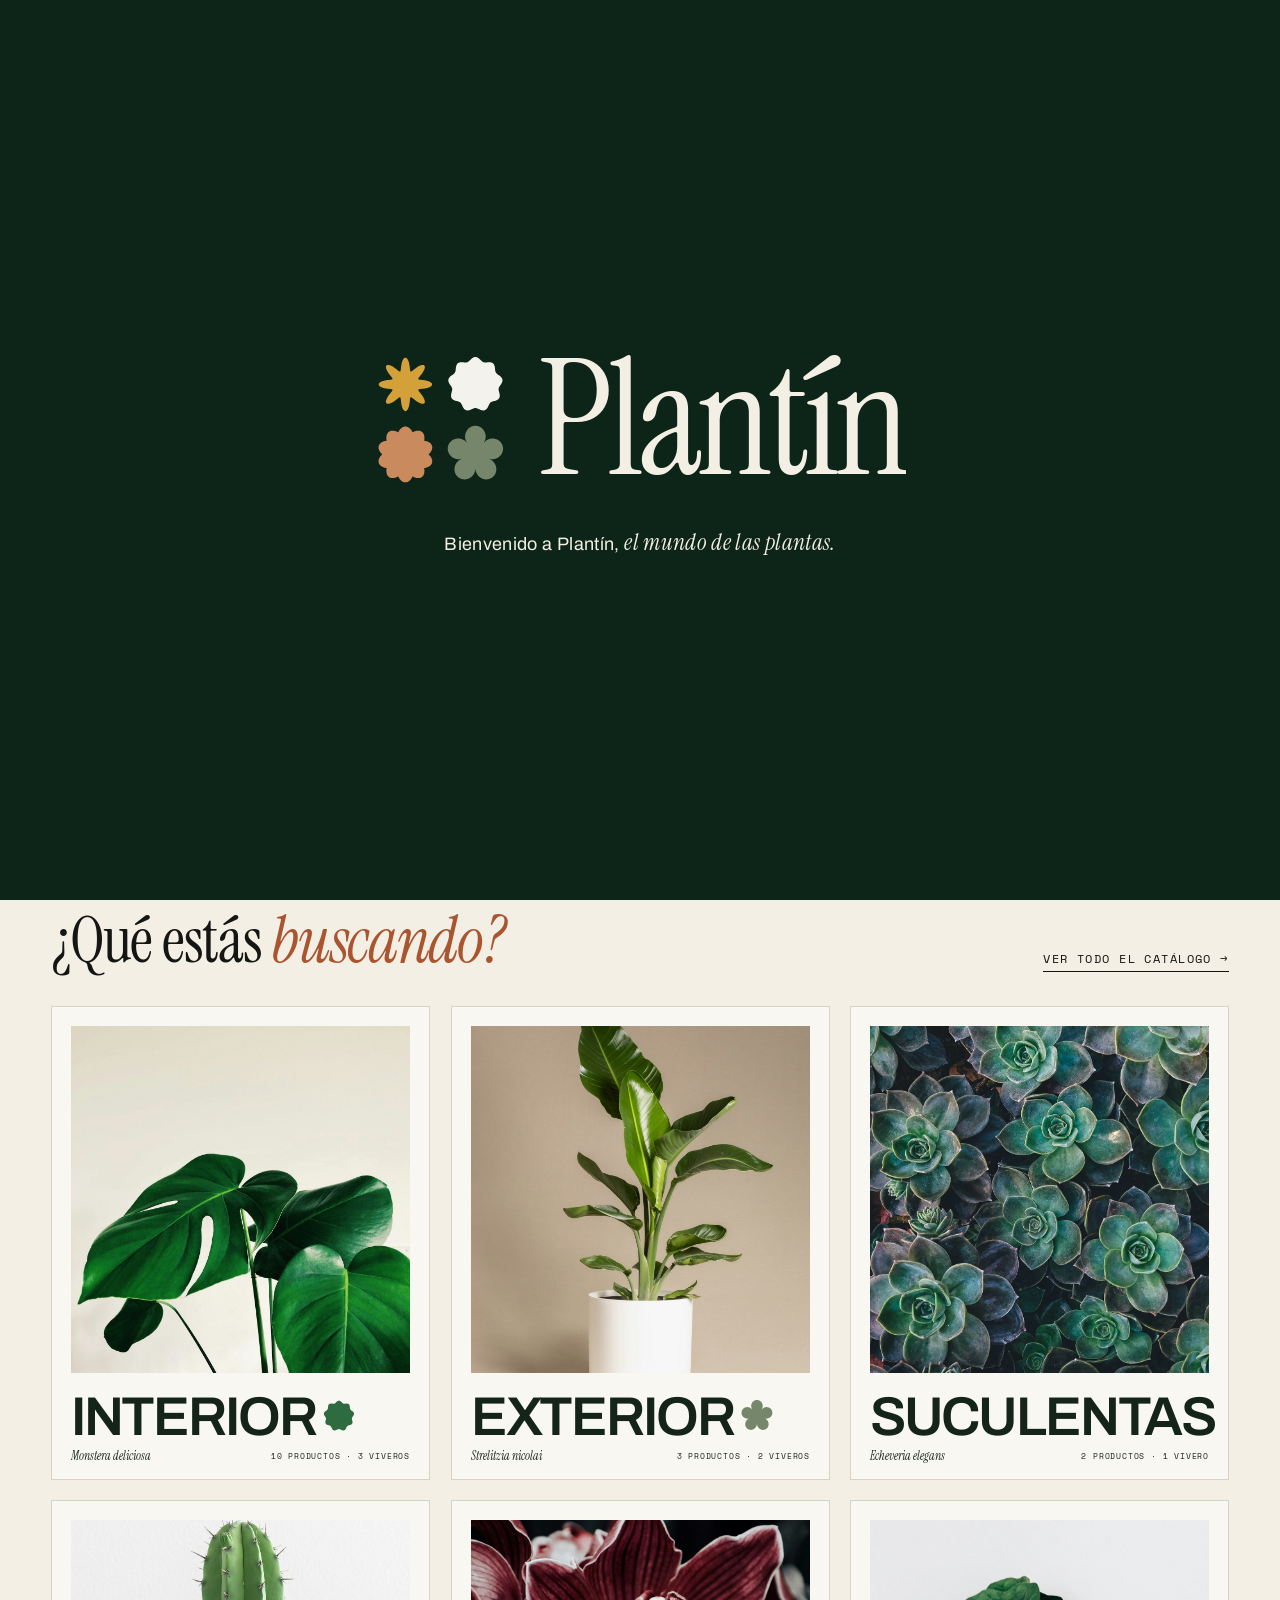
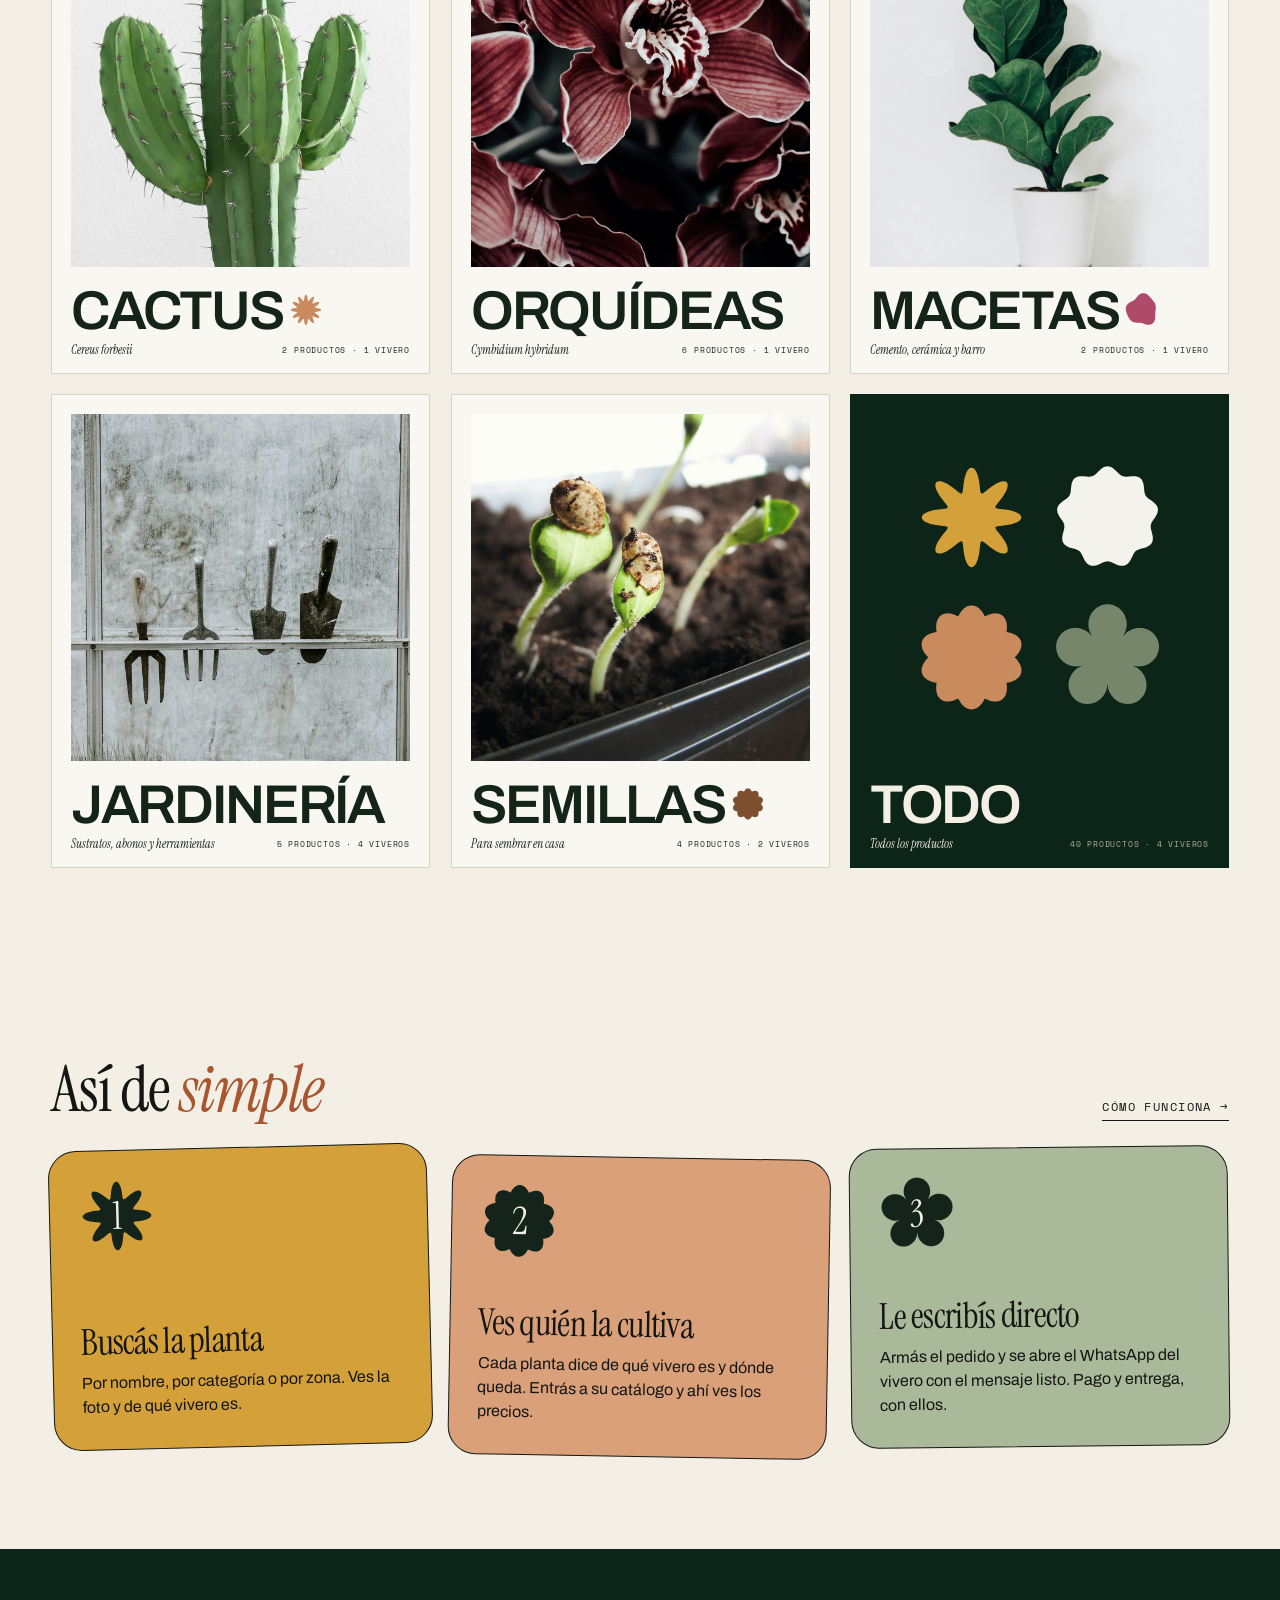
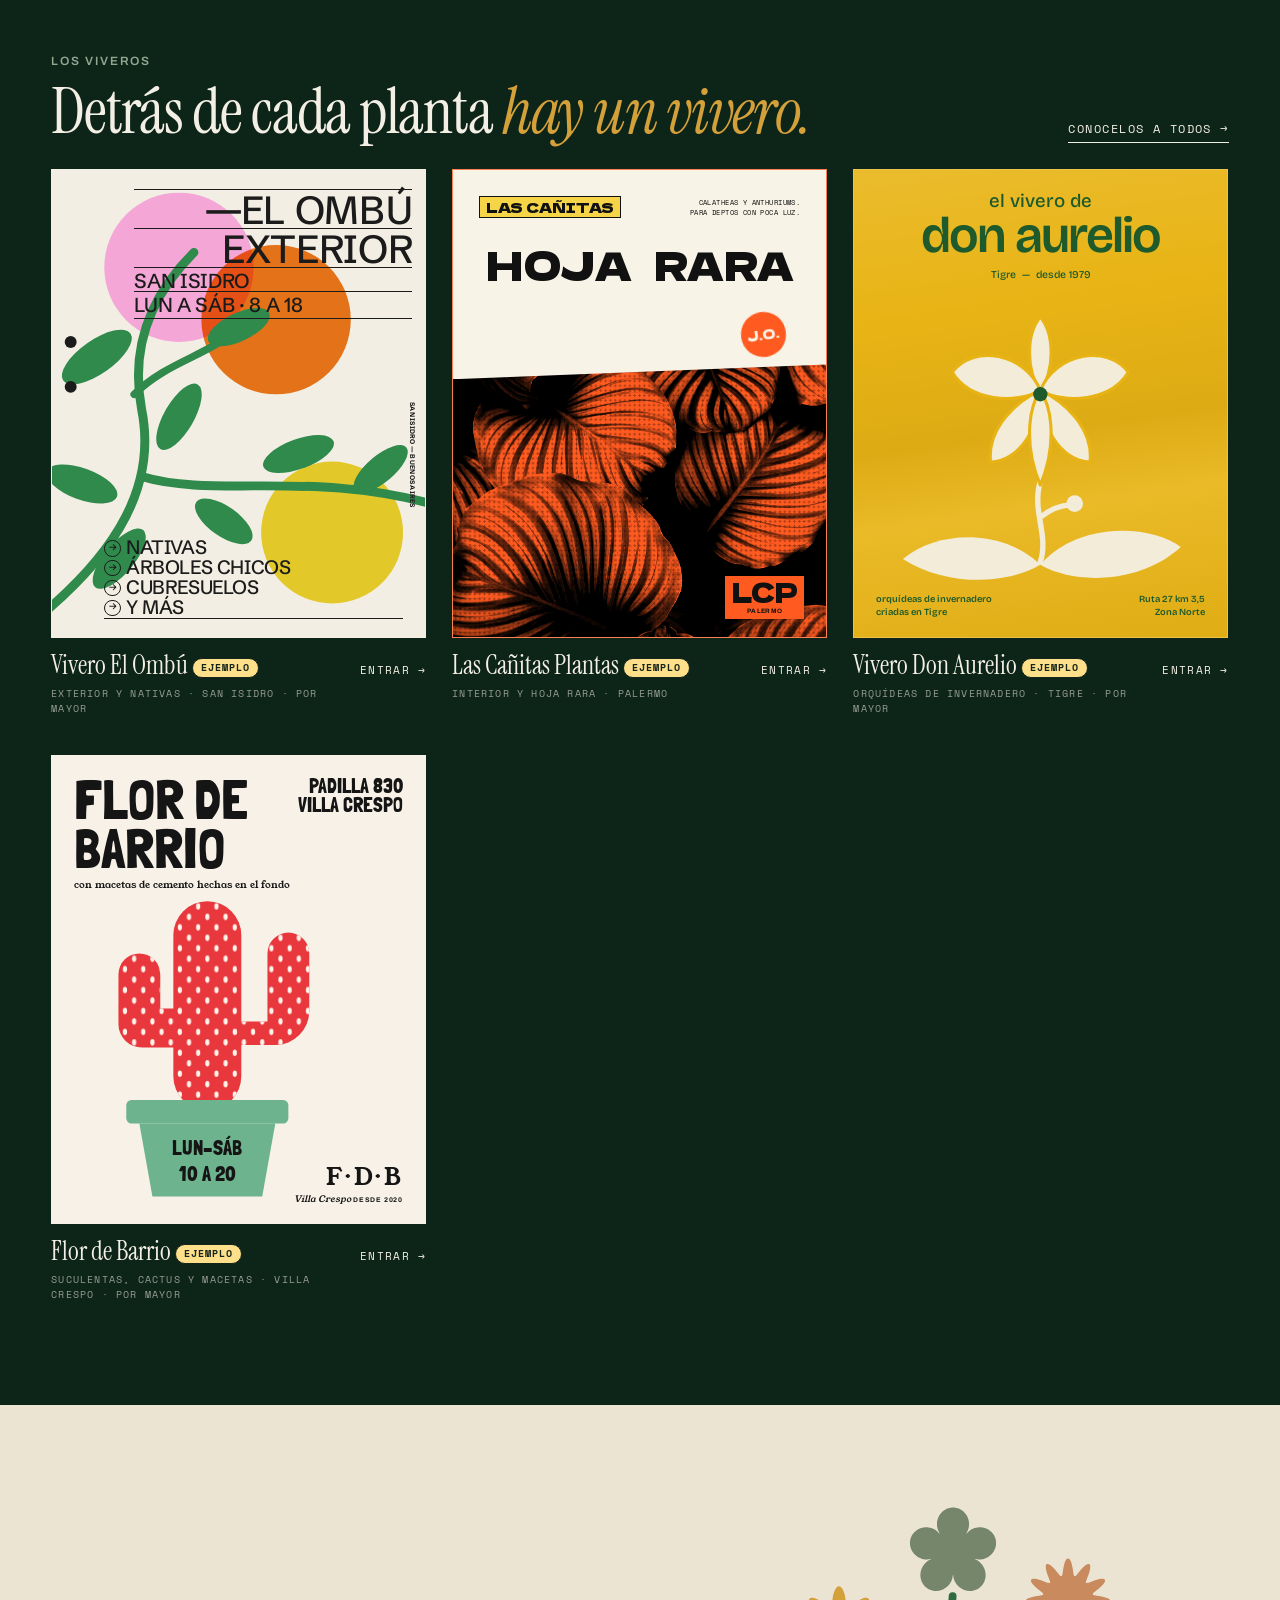
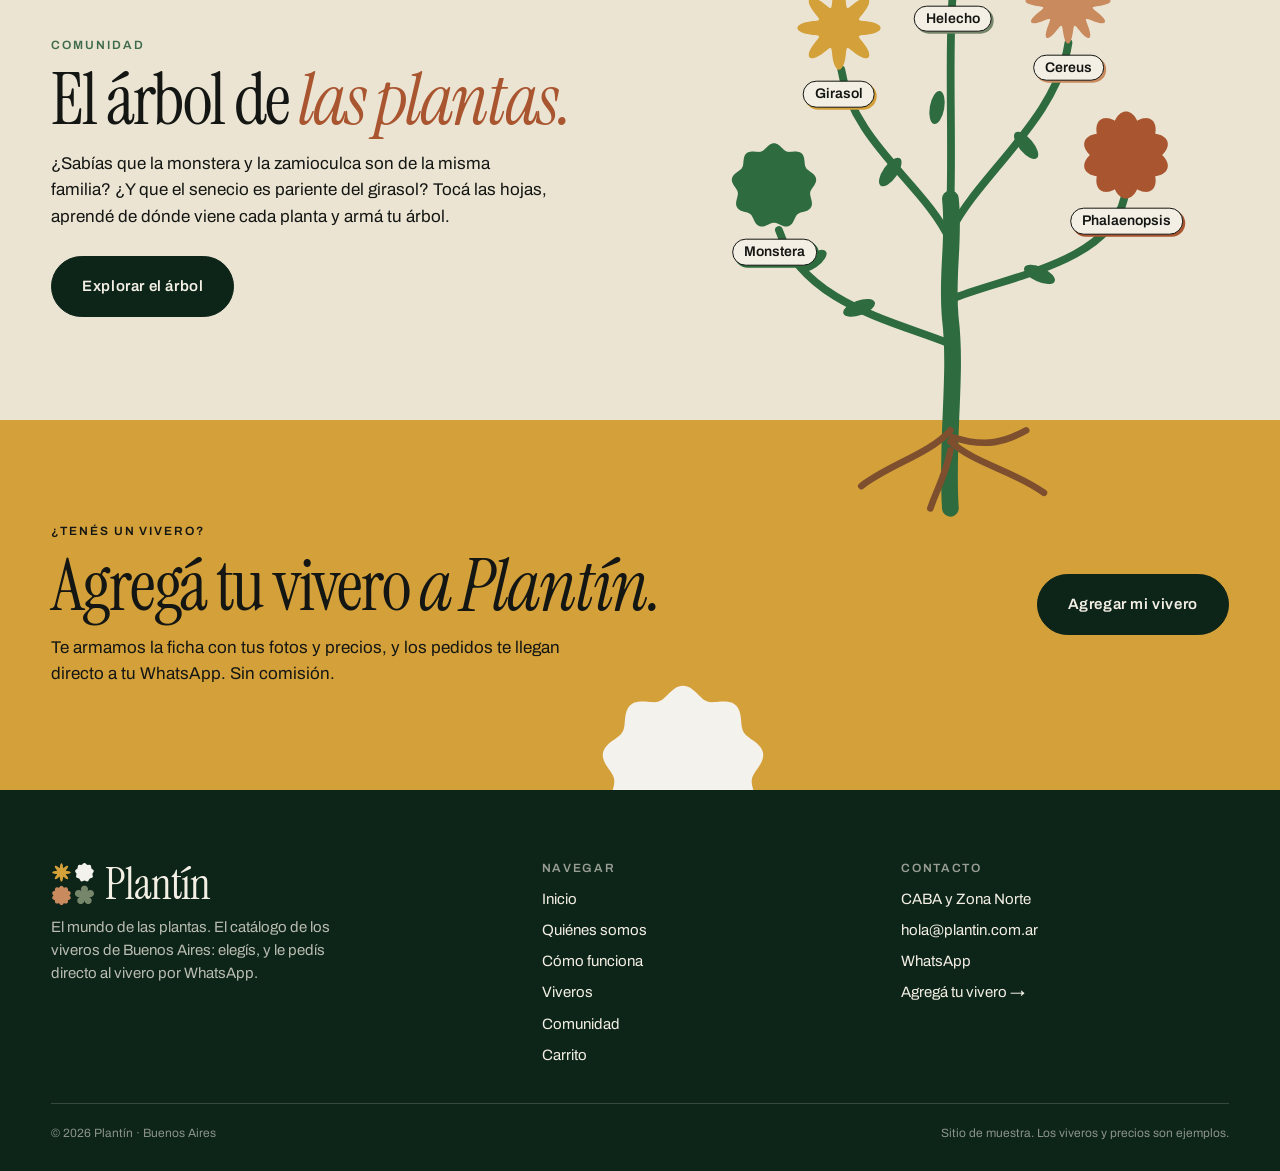
<file: index.html>
<!doctype html>
<html lang="es-AR">
<head>
  <meta charset="utf-8">
  <meta name="viewport" content="width=device-width, initial-scale=1, viewport-fit=cover">
  <title>Plantín — El mundo de las plantas</title>
  <meta name="description" content="El catálogo de los viveros de CABA y Zona Norte en un solo lugar. Elegís la planta y le pedís directo al vivero por WhatsApp.">
  <meta name="theme-color" content="#0d2419">
  <link rel="icon" href="data:image/svg+xml,<svg xmlns='http://www.w3.org/2000/svg' viewBox='0 0 100 100'><circle cx='50' cy='50' r='50' fill='%230d2419'/><text x='50' y='68' font-size='58' text-anchor='middle' fill='%23f4efe4' font-family='Georgia,serif' font-style='italic'>P</text></svg>">
  <link rel="preconnect" href="https://fonts.googleapis.com">
  <link rel="preconnect" href="https://fonts.gstatic.com" crossorigin>
  <link href="https://fonts.googleapis.com/css2?family=Archivo:wght@400;500;600;700&family=Instrument+Serif:ital@0;1&family=Space+Mono:wght@400;700&display=swap" rel="stylesheet">
  <link rel="stylesheet" href="css/style.css">
</head>
<body>
  <script>
    // Splash sólo la primera vez en la sesión
    try { if (!sessionStorage.getItem('plantin_splash') && !location.search.includes('nosplash')) { document.body.classList.add('splash-on'); sessionStorage.setItem('plantin_splash', '1'); } } catch (e) {}
  </script>
  <div class="splash" id="splash" hidden aria-hidden="true">
    <div class="lockup" id="lockup"><span class="mk" id="mk" aria-hidden="true"></span><span class="word">Plantín</span></div>
    <div class="sub">Bienvenido a Plantín, <em>el mundo de las plantas.</em></div>
  </div>

  <script>if (document.body.classList.contains('splash-on')) document.getElementById('splash').hidden = false;</script>

  <main>
    <section class="hero2">
      <div class="hero2-bg" id="heroBg" aria-hidden="true"></div>
      <div class="wrap hero2-grid">
        <div class="hero2-txt">
          <span class="eyebrow reveal">Viveros de CABA y Zona Norte</span>
          <h1 class="reveal d1">Plantas <span class="ish" data-forma="star" data-color="#D4A03A"></span> de viveros <em>de verdad,</em> cerca <span class="ish" data-forma="wavy" data-color="#8fa88f"></span> tuyo.</h1>
          <p class="lead reveal d2">Juntamos los catálogos de los viveros de barrio. Elegís la planta, ves quién la cultiva y le escribís directo por WhatsApp. Sin intermediarios: el vivero te cobra y te la entrega.</p>
          <div class="search-row reveal d3">
            <form class="search" id="searchForm" autocomplete="off">
              <svg viewBox="0 0 24 24" fill="none" stroke="currentColor" stroke-width="1.8" stroke-linecap="round"><circle cx="11" cy="11" r="7"/><path d="M20 20l-3.5-3.5"/></svg>
              <input type="search" id="q" placeholder="Buscá una planta, un vivero o un barrio…" aria-label="Buscar">
              <div class="search-results" id="searchResults"></div>
            </form>
            <div class="zona-toggle" id="zonaToggle" role="group" aria-label="Zona">
              <button data-z="todas">Todas</button>
              <button data-z="caba">CABA</button>
              <button data-z="norte">Zona Norte</button>
            </div>
          </div>
          <div class="hero2-facts reveal d3" id="facts"></div>
        </div>
        <div class="hero2-art" id="heroArt" aria-hidden="true"></div>
      </div>
    </section>

    <section class="wrap sec-head">
      <h2>¿Qué estás <em>buscando?</em></h2>
      <a class="link-arrow" href="categoria.html">Ver todo el catálogo →</a>
    </section>
    <section class="wrap">
      <div class="tiles" id="tiles"></div>
    </section>

    <section class="pasos">
      <div class="wrap">
        <div class="sec-head">
          <h2>Así de <em>simple</em></h2>
          <a class="link-arrow" href="como-funciona.html">Cómo funciona →</a>
        </div>
        <div class="pasos-grid">
          <div class="paso p1">
            <span class="paso-n"><span data-forma="star" data-color="#14241A"></span><b>1</b></span>
            <h3>Buscás la planta</h3>
            <p>Por nombre, por categoría o por zona. Ves la foto y de qué vivero es.</p>
          </div>
          <div class="paso p2">
            <span class="paso-n"><span data-forma="scallop" data-color="#14241A"></span><b>2</b></span>
            <h3>Ves quién la cultiva</h3>
            <p>Cada planta dice de qué vivero es y dónde queda. Entrás a su catálogo y ahí ves los precios.</p>
          </div>
          <div class="paso p3">
            <span class="paso-n"><span data-forma="clover" data-color="#14241A"></span><b>3</b></span>
            <h3>Le escribís directo</h3>
            <p>Armás el pedido y se abre el WhatsApp del vivero con el mensaje listo. Pago y entrega, con ellos.</p>
          </div>
        </div>
      </div>
    </section>

    <section class="viveros-band">
      <div class="wrap">
        <div class="sec-head">
          <div>
            <span class="eyebrow">Los viveros</span>
            <h2>Detrás de cada planta <em>hay un vivero.</em></h2>
          </div>
          <a class="link-arrow" href="viveros.html">Conocelos a todos →</a>
        </div>
        <div class="vgrid" id="viverosHome"></div>
      </div>
    </section>

    <section class="teaser-arbol">
      <div class="wrap teaser-inner">
        <div>
          <span class="eyebrow">Comunidad</span>
          <h2>El árbol de <em>las plantas.</em></h2>
          <p>¿Sabías que la monstera y la zamioculca son de la misma familia? ¿Y que el senecio es pariente del girasol? Tocá las hojas, aprendé de dónde viene cada planta y armá tu árbol.</p>
          <a class="btn btn-lg" href="comunidad.html">Explorar el árbol</a>
        </div>
        <div class="teaser-art" id="teaserArbol" aria-hidden="true"></div>
      </div>
    </section>

    <section class="cta-band">
      <div class="wrap cta-inner">
        <span class="cta-deco d1" data-forma="scallop" data-color="#A9552F"></span>
        <span class="cta-deco d2" data-forma="wavy" data-color="#F4F2ED"></span>
        <div>
          <span class="eyebrow">¿Tenés un vivero?</span>
          <h2>Agregá tu vivero <em>a Plantín.</em></h2>
          <p>Te armamos la ficha con tus fotos y precios, y los pedidos te llegan directo a tu WhatsApp. Sin comisión.</p>
        </div>
        <a class="btn btn-lg" href="quienes-somos.html#sumate">Agregar mi vivero</a>
      </div>
    </section>
  </main>

  <script src="js/data.js"></script>
  <script src="js/app.js"></script>
  <script src="js/logo.js"></script>
  <script src="js/carteles.js"></script>
  <script src="js/splash.js"></script>
  <script>
    function initPage() {
      // Zona
      const toggle = $('#zonaToggle');
      const paintZona = () => $$('button', toggle).forEach(b => b.classList.toggle('on', b.dataset.z === Zona.get()));
      toggle.onclick = e => { const b = e.target.closest('button'); if (!b) return; Zona.set(b.dataset.z); paintZona(); renderTiles(); };
      paintZona();

      // Tiles
      function renderTiles() {
        const z = Zona.get();
        $('#tiles').innerHTML = CATEGORIAS.filter(c => c.tapa !== false).map(c => {
          const items = filterByZona(PLANTAS.filter(p => p.cat === c.id), z);
          const n = items.length, m = new Set(items.map(p => p.vivero)).size;
          return `
            <a class="tile" style="--cat:${c.color}" href="categoria.html?c=${c.id}" aria-label="${c.nombre}: ${n} ${n === 1 ? 'producto' : 'productos'}">
              <img src="${img(c.img, 'lg')}" alt="${c.latin}" style="object-position: center ${c.pos}">
              <div class="bottom">
                <h2 class="label">${c.nombre}${c.nombre.length <= 8 ? `<span class="label-forma">${forma(c.forma, c.color)}</span>` : ''}</h2>
                <div class="row">
                  <span class="latin">${c.latin}</span>
                  <span class="note">${n} ${n === 1 ? 'producto' : 'productos'} · ${m} ${m === 1 ? 'vivero' : 'viveros'}</span>
                </div>
              </div>
            </a>`;
        }).join('') + tileTodo(z);
      }
      // Portada extra: todos los productos, con las cuatro familias del logo
      function tileTodo(z) {
        const items = filterByZona(PLANTAS, z), m = new Set(items.map(p => p.vivero)).size;
        return `
          <a class="tile tile-todo" href="categoria.html" aria-label="Todos los productos: ${items.length}">
            <div class="todo-mk">${Logo.familias1c().map(([d, f]) => `<svg viewBox="0 0 100 100"><path d="${d}" fill="${f}"/></svg>`).join('')}</div>
            <div class="bottom">
              <h2 class="label">Todo</h2>
              <div class="row">
                <span class="latin">Todos los productos</span>
                <span class="note">${items.length} productos · ${m} viveros</span>
              </div>
            </div>
          </a>`;
      }
      renderTiles();

      // Buscador con sugerencias
      const q = $('#q'), box = $('#searchResults');
      q.addEventListener('input', () => {
        const res = searchPlantas(q.value);
        if (!res.length) { box.classList.remove('open'); box.innerHTML = ''; return; }
        box.innerHTML = res.slice(0, 5).map(p => {
          const v = vivero(p.vivero);
          return `<a href="planta.html?id=${p.id}"><img src="${img(p.img)}" alt=""><div><div class="n">${p.nombre} ${tagEjemplo(p)}</div><div class="m">${v.nombre} · ${v.barrio}</div></div></a>`;
        }).join('') + `<a class="all" href="categoria.html?q=${encodeURIComponent(q.value)}">Ver los ${res.length} resultados →</a>`;
        box.classList.add('open');
      });
      $('#searchForm').addEventListener('submit', e => { e.preventDefault(); if (q.value.trim()) location.href = `categoria.html?q=${encodeURIComponent(q.value.trim())}`; });
      document.addEventListener('click', e => { if (!e.target.closest('.search')) box.classList.remove('open'); });

      // Datos rápidos debajo del buscador
      $('#facts').innerHTML = [
        [VIVEROS.length, 'viveros'], [PLANTAS.length, 'productos'], ['0%', 'comisión'],
      ].map(([n, t], i) => `<span>${forma(['star', 'scallop', 'clover'][i], ['#D4A03A', '#A9552F', '#76866A'][i])}<b>${n}</b> ${t}</span>`).join('');

      // Fondo del hero: estampado tenue con las formas del logo
      const motivos = [['star', 40, 60, 0], ['wavy', 170, 30, 20], ['scallop', 110, 150, -10], ['clover', 230, 170, 30], ['spiky', 20, 220, 15]];
      $('#heroBg').innerHTML = `<svg width="100%" height="100%"><defs><pattern id="heroPat" width="280" height="280" patternUnits="userSpaceOnUse">${
        motivos.map(([f, x, y, r]) => `<path d="${Logo.P[f]}" fill="#f4efe4" transform="translate(${x} ${y}) rotate(${r} 18 18) scale(.36)"/>`).join('')
      }</pattern></defs><rect width="100%" height="100%" fill="url(#heroPat)"/></svg>`;

      // Collage del hero: fotos en formas de la familia + sticker que gira
      const destacada = planta('monstera-deliciosa');
      $('#heroArt').innerHTML = `
        <div class="art-sol">${forma('wavy', '#D4A03A')}</div>
        <div class="art-arch"><img src="${img('monstera', 'lg')}" alt=""></div>
        <svg class="art-scallop" viewBox="0 0 100 100"><defs><clipPath id="clipScallop"><path d="${Logo.P.scallop}"/></clipPath></defs>
          <image href="${img('echeveria-mix', 'lg')}" width="100" height="100" preserveAspectRatio="xMidYMid slice" clip-path="url(#clipScallop)"/></svg>
        <div class="art-round"><img src="${img('phalaenopsis-rosa', 'lg')}" alt=""></div>
        <div class="art-sticker">
          <svg viewBox="0 0 200 200"><defs><path id="circTxt" d="M100,100 m-74,0 a74,74 0 1,1 148,0 a74,74 0 1,1 -148,0"/></defs>
            <text><textPath href="#circTxt">viveros de barrio · pedido directo · sin comisión · </textPath></text></svg>
          ${forma('star', '#A9552F', 'art-star')}
        </div>
        <a class="art-tag" href="planta.html?id=${destacada.id}"><b>${destacada.nombre} ${tagEjemplo(destacada)}</b><span>${vivero(destacada.vivero).nombre} · ${vivero(destacada.vivero).barrio}</span></a>
        ${forma('clover', '#76866A', 'art-deco a1')}${forma('wavy', '#C98A5E', 'art-deco a2')}`;

      // Adelanto del árbol: tronco que nace en la banda de abajo, ramas y hojas con las formas del logo.
      // Coordenadas en un viewBox de 500×540; la franja de 460 a 540 (raíces) cae sobre la banda mostaza.
      const hojasT = [
        ['wavy', '#2E6B3E', 'Monstera', 92, 250], ['scallop', '#A9552F', 'Phalaenopsis', 408, 222],
        ['star', '#D4A03A', 'Girasol', 150, 108], ['spiky', '#C98A5E', 'Cereus', 356, 84], ['clover', '#76866A', 'Helecho', 252, 40],
      ];
      const hojita = (x, y, r) => `<ellipse cx="${x}" cy="${y}" rx="15" ry="6.5" transform="rotate(${r} ${x} ${y})"/>`;
      $('#teaserArbol').innerHTML = `
        <svg viewBox="0 0 500 540" class="teaser-svg">
          <g class="t-ramas">
            <path class="t-tronco" d="M250 540 C246 480 256 420 250 370 C246 330 254 300 250 262"/>
            <path d="M249 392 C200 372 118 356 96 290"/>
            <path d="M251 352 C300 332 392 320 406 262"/>
            <path d="M250 300 C228 250 162 212 152 146"/>
            <path d="M251 290 C276 240 346 190 356 122"/>
            <path d="M250 268 C252 200 248 130 252 80"/>
          </g>
          <g class="t-hojitas">${hojita(168, 360, -20)}${hojita(330, 330, 25)}${hojita(196, 238, -55)}${hojita(318, 214, 50)}${hojita(238, 180, -80)}${hojita(126, 318, -35)}</g>
          <g class="t-raices"><path d="M250 470 C230 492 196 500 170 520 M250 480 C272 500 306 506 334 526 M250 488 C246 510 238 522 232 540 M252 476 C282 486 300 480 318 470"/></g>
        </svg>
        ${hojasT.map(([f, c, n, x, y], i) => `
          <span class="t-hoja" style="left:${x / 5}%; top:${y / 5.4}%; --c:${c}; --d:${i * .35}s">${forma(f, c)}<b>${n}</b></span>`).join('')}`;

      // Viveros destacados
      $('#viverosHome').innerHTML = VIVEROS.map(viveroCard).join('');
    }
  </script>
</body>
</html>
</file>
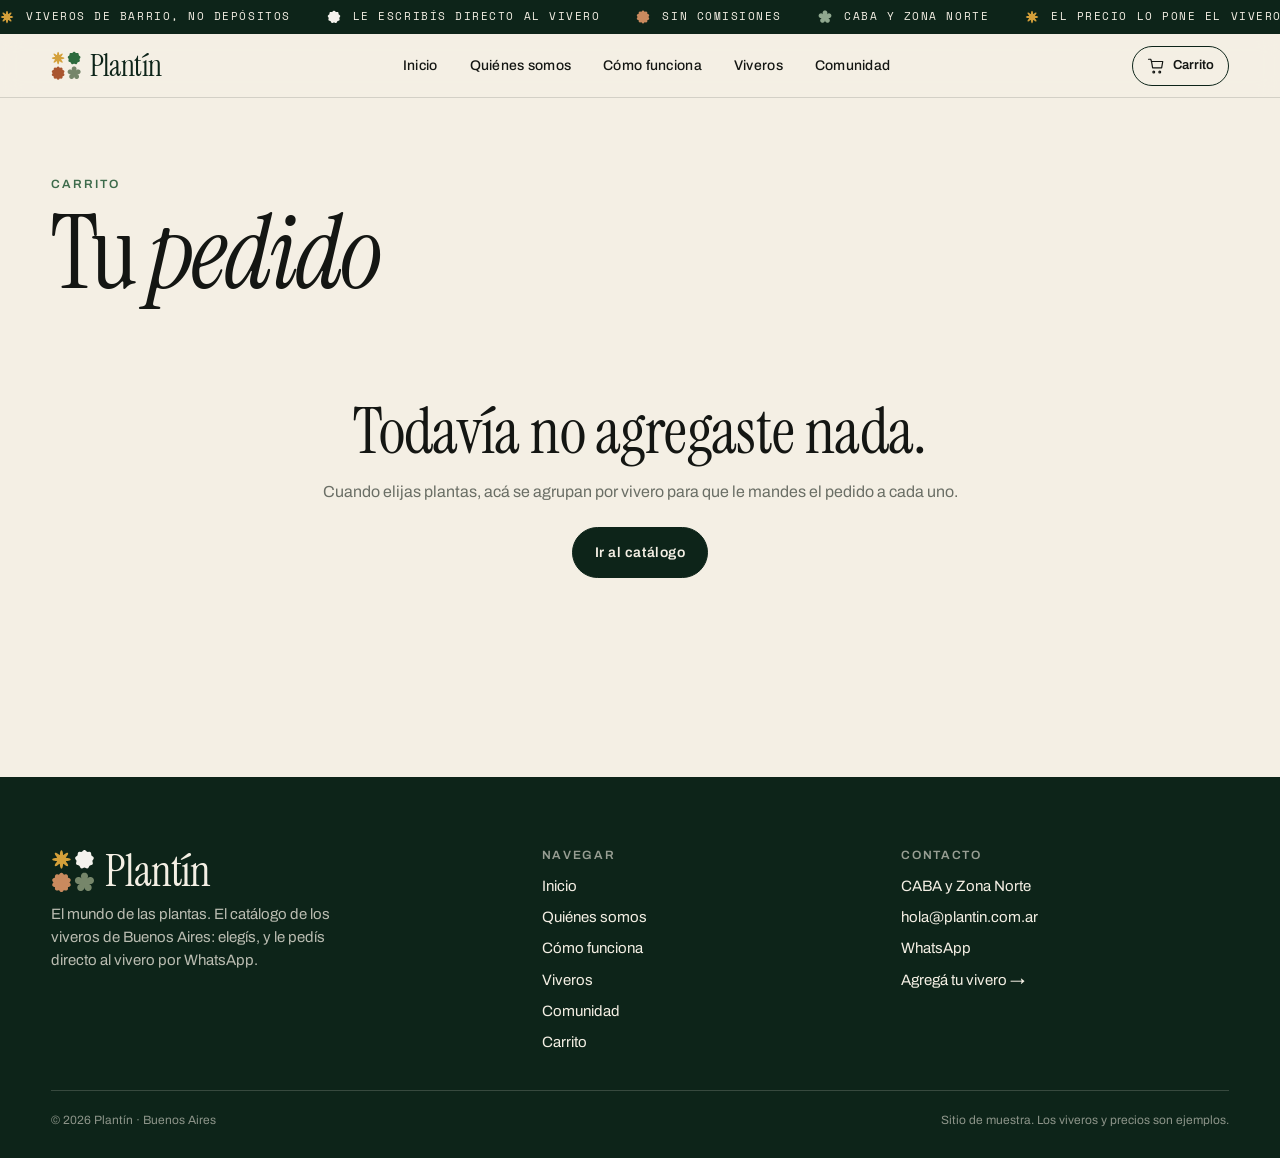
<file: carrito.html>
<!doctype html>
<html lang="es-AR">
<head>
  <meta charset="utf-8">
  <meta name="viewport" content="width=device-width, initial-scale=1, viewport-fit=cover">
  <title>Tu pedido — Plantín</title>
  <meta name="theme-color" content="#0d2419">
  <link rel="icon" href="data:image/svg+xml,<svg xmlns='http://www.w3.org/2000/svg' viewBox='0 0 100 100'><circle cx='50' cy='50' r='50' fill='%230d2419'/><text x='50' y='68' font-size='58' text-anchor='middle' fill='%23f4efe4' font-family='Georgia,serif' font-style='italic'>P</text></svg>">
  <link rel="preconnect" href="https://fonts.googleapis.com">
  <link rel="preconnect" href="https://fonts.gstatic.com" crossorigin>
  <link href="https://fonts.googleapis.com/css2?family=Archivo:wght@400;500;600;700&family=Instrument+Serif:ital@0;1&family=Space+Mono:wght@400;700&display=swap" rel="stylesheet">
  <link rel="stylesheet" href="css/style.css">
</head>
<body>
  <main>
    <section class="page-head wrap">
      <span class="eyebrow">Carrito</span>
      <h1>Tu <em>pedido</em></h1>
    </section>
    <section class="wrap cart-page" id="cart"></section>
  </main>

  <script src="js/data.js"></script>
  <script src="js/app.js"></script>
  <script src="js/logo.js"></script>
  <script>
    function initPage() { render(); }

    function render() {
      const items = Cart.read().map(lineInfo).filter(Boolean);
      const box = $('#cart');
      if (!items.length) {
        box.innerHTML = `
          <div class="cart-empty">
            <h2>Todavía no agregaste nada.</h2>
            <p class="muted">Cuando elijas plantas, acá se agrupan por vivero para que le mandes el pedido a cada uno.</p>
            <p style="margin-top:22px"><a class="btn" href="index.html">Ir al catálogo</a></p>
          </div>`;
        return;
      }

      // Agrupar por vivero
      const grupos = {};
      items.forEach(l => { (grupos[l.p.vivero] = grupos[l.p.vivero] || []).push(l); });
      const ids = Object.keys(grupos);

      // Si hay plantas de más de un vivero, avisamos arriba y damos un botón de WhatsApp por vivero.
      const aviso = ids.length > 1 ? `
        <div class="cart-split" role="status">
          <p><b>Armamos ${ids.length} pedidos</b> porque elegiste plantas de viveros distintos; vas a coordinar cada uno por separado.</p>
          <div class="btns">${ids.map(id => {
            const v = vivero(id);
            return `<a class="btn btn-wa" data-pedido="${id}" href="${waLink(v.whatsapp, waMessage(v, grupos[id]))}" target="_blank" rel="noopener">${ICON.wa} ${v.nombre}</a>`;
          }).join('')}</div>
        </div>` : '';

      const intro = aviso + `
        <div class="cart-intro">
          <p class="lead" style="margin:0">${ids.length > 1
            ? `Abajo tenés el detalle de cada pedido. Cada vivero recibe solo lo suyo.`
            : `Tu pedido va a <b>${vivero(ids[0]).nombre}</b>. Le mandás el mensaje y ellos te responden para coordinar.`}</p>
          <p class="muted" style="margin:0">El pago y la entrega los arreglás directo con el vivero. Plantín no cobra nada en el medio.</p>
        </div>`;

      box.innerHTML = intro + ids.map(id => {
        const v = vivero(id), lines = grupos[id];
        const total = lines.reduce((a, l) => a + l.precio * l.qty, 0);
        const msg = waMessage(v, lines);
        return `
          <div class="vblock" data-v="${id}">
            <div class="vhead">
              <span class="mono">${v.inicial}</span>
              <div><div class="n">${v.nombre} ${tagEjemplo(v)}</div><div class="m">${v.barrio}, ${ZONAS[v.zona]}</div></div>
              <span class="cnt">${lines.length} ${lines.length === 1 ? 'producto' : 'productos'}</span>
            </div>
            ${lines.map(l => `
              <div class="line" data-key="${l.key}">
                <img src="${img(l.p.img)}" alt="">
                <div>
                  <a class="n" href="planta.html?id=${l.p.id}">${l.p.nombre}${l.variante ? ` <small>· ${l.variante}</small>` : ''}</a>
                  <div class="u">${fmt(l.precio)} c/u · ${l.tam}</div>
                  <button class="rm" data-rm="${l.key}">Quitar</button>
                </div>
                <div class="qty"><button data-d="-1" aria-label="Menos">−</button><span>${l.qty}</span><button data-d="1" aria-label="Más">+</button></div>
                <div class="sub">${fmt(l.precio * l.qty)}</div>
              </div>`).join('')}
            <div class="vfoot">
              <div class="total">Total para ${v.nombre}<b>${fmt(total)}</b></div>
              <a class="btn btn-wa btn-lg" data-pedido="${id}" href="${waLink(v.whatsapp, msg)}" target="_blank" rel="noopener">${ICON.wa} Enviar pedido por WhatsApp</a>
            </div>
            <div class="preview">${msg.replace(/</g, '&lt;')}</div>
          </div>`;
      }).join('') + `
        <p class="muted" style="font-size:13px;margin-top:8px">Al tocar el botón se abre WhatsApp con el mensaje ya escrito. Lo podés editar antes de mandarlo.</p>`;

      box.onclick = e => {
        const ped = e.target.closest('[data-pedido]');
        if (ped) {
          const ls = grupos[ped.dataset.pedido];
          Metricas.registrar('pedido_whatsapp', { vivero: ped.dataset.pedido, items: ls.map(l => ({ id: l.p.id, qty: l.qty, precio: l.precio })), total: ls.reduce((a, l) => a + l.precio * l.qty, 0) });
          return;
        }
        const d = e.target.closest('[data-d]');
        if (d) { const key = d.closest('.line').dataset.key; const cur = Cart.read().find(x => lineKey(x.id, x.t) === key); Cart.setQty(key, cur.qty + Number(d.dataset.d)); render(); return; }
        const rm = e.target.closest('[data-rm]');
        if (rm) { Cart.remove(rm.dataset.rm); render(); }
      };
    }
  </script>
</body>
</html>
</file>
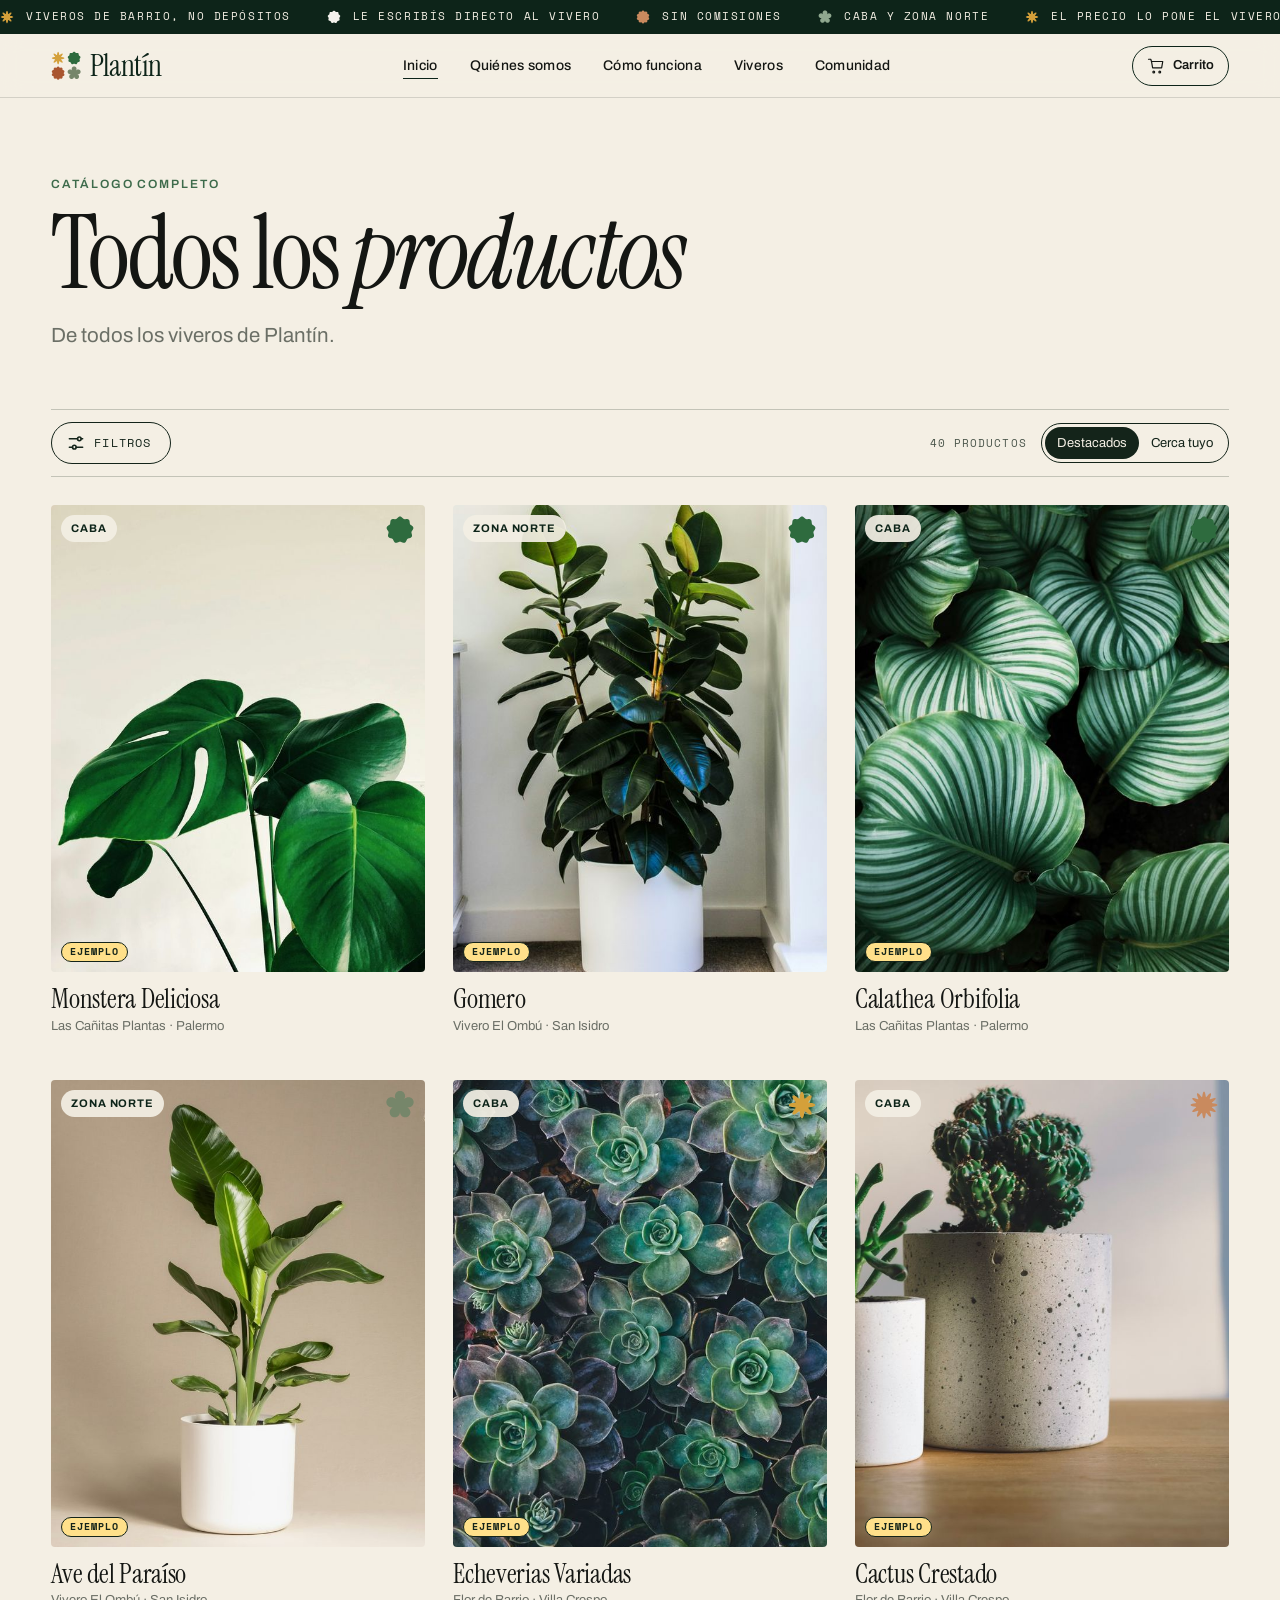
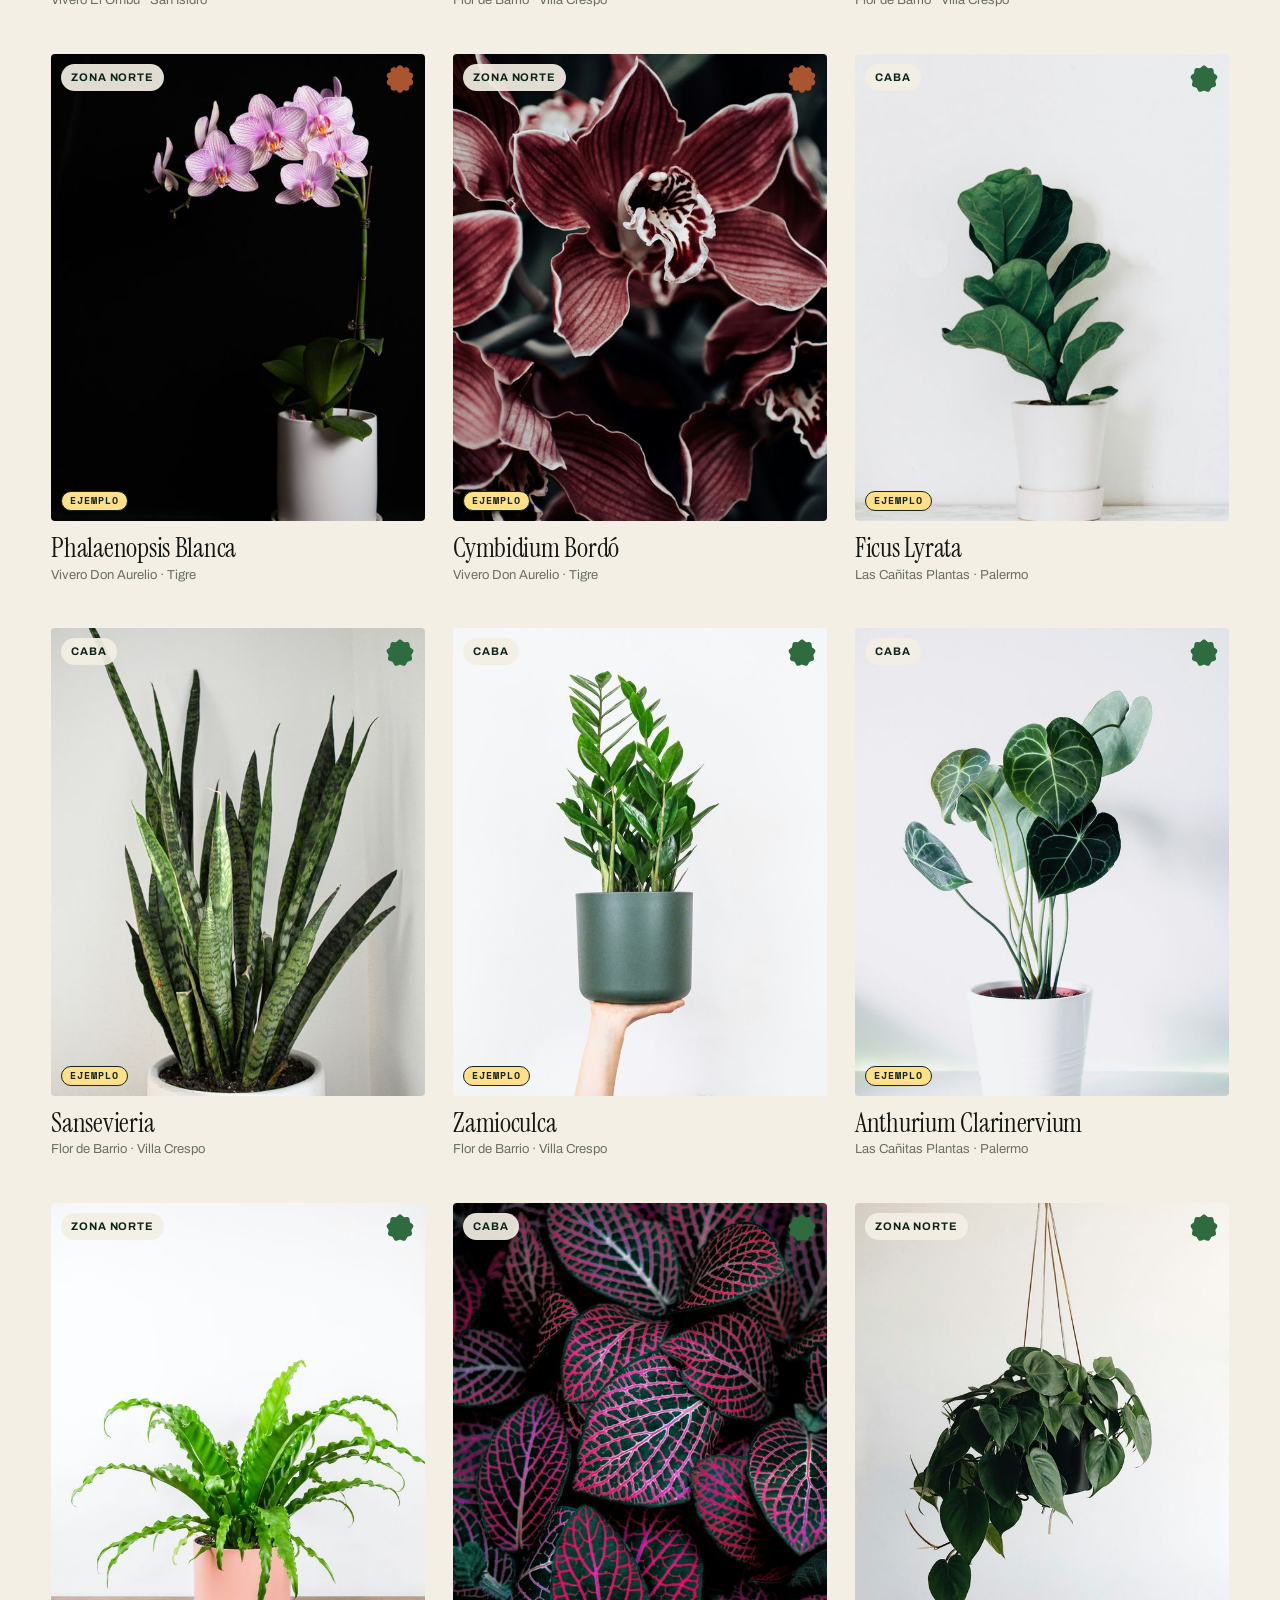
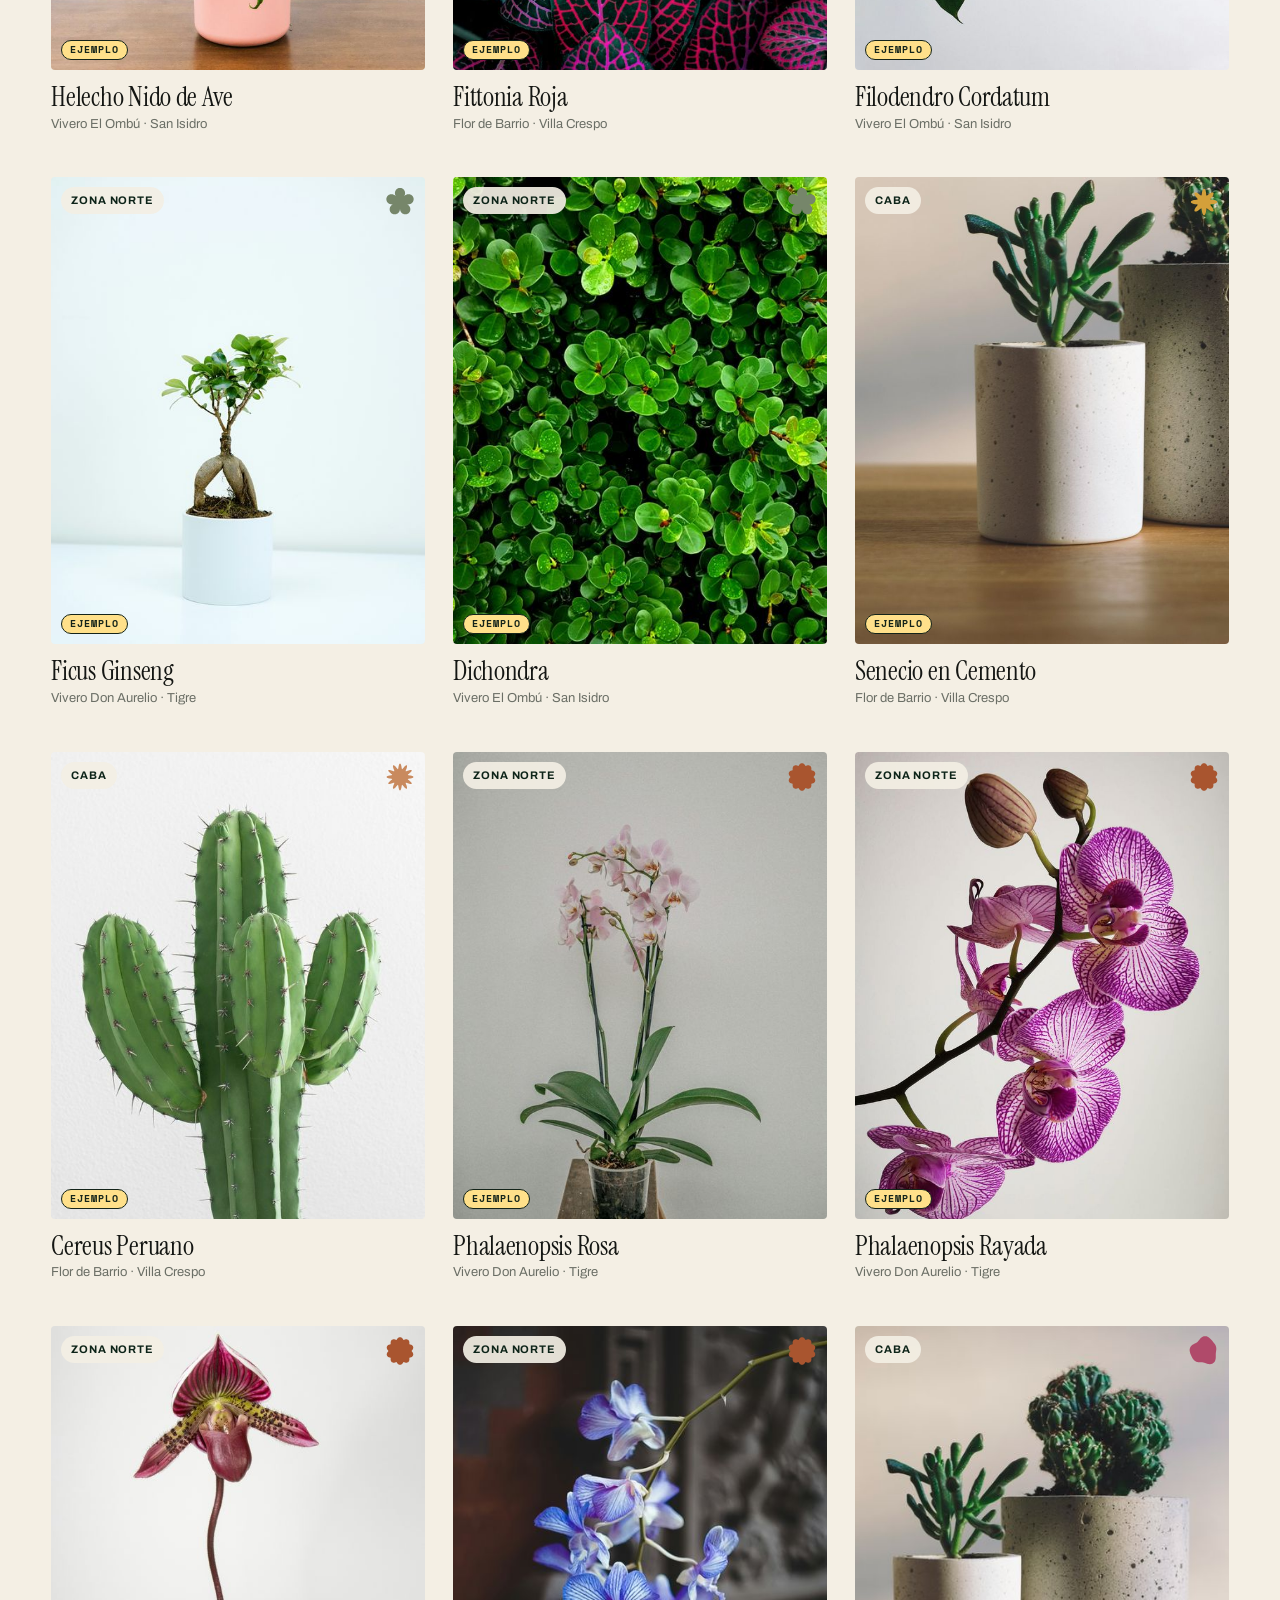
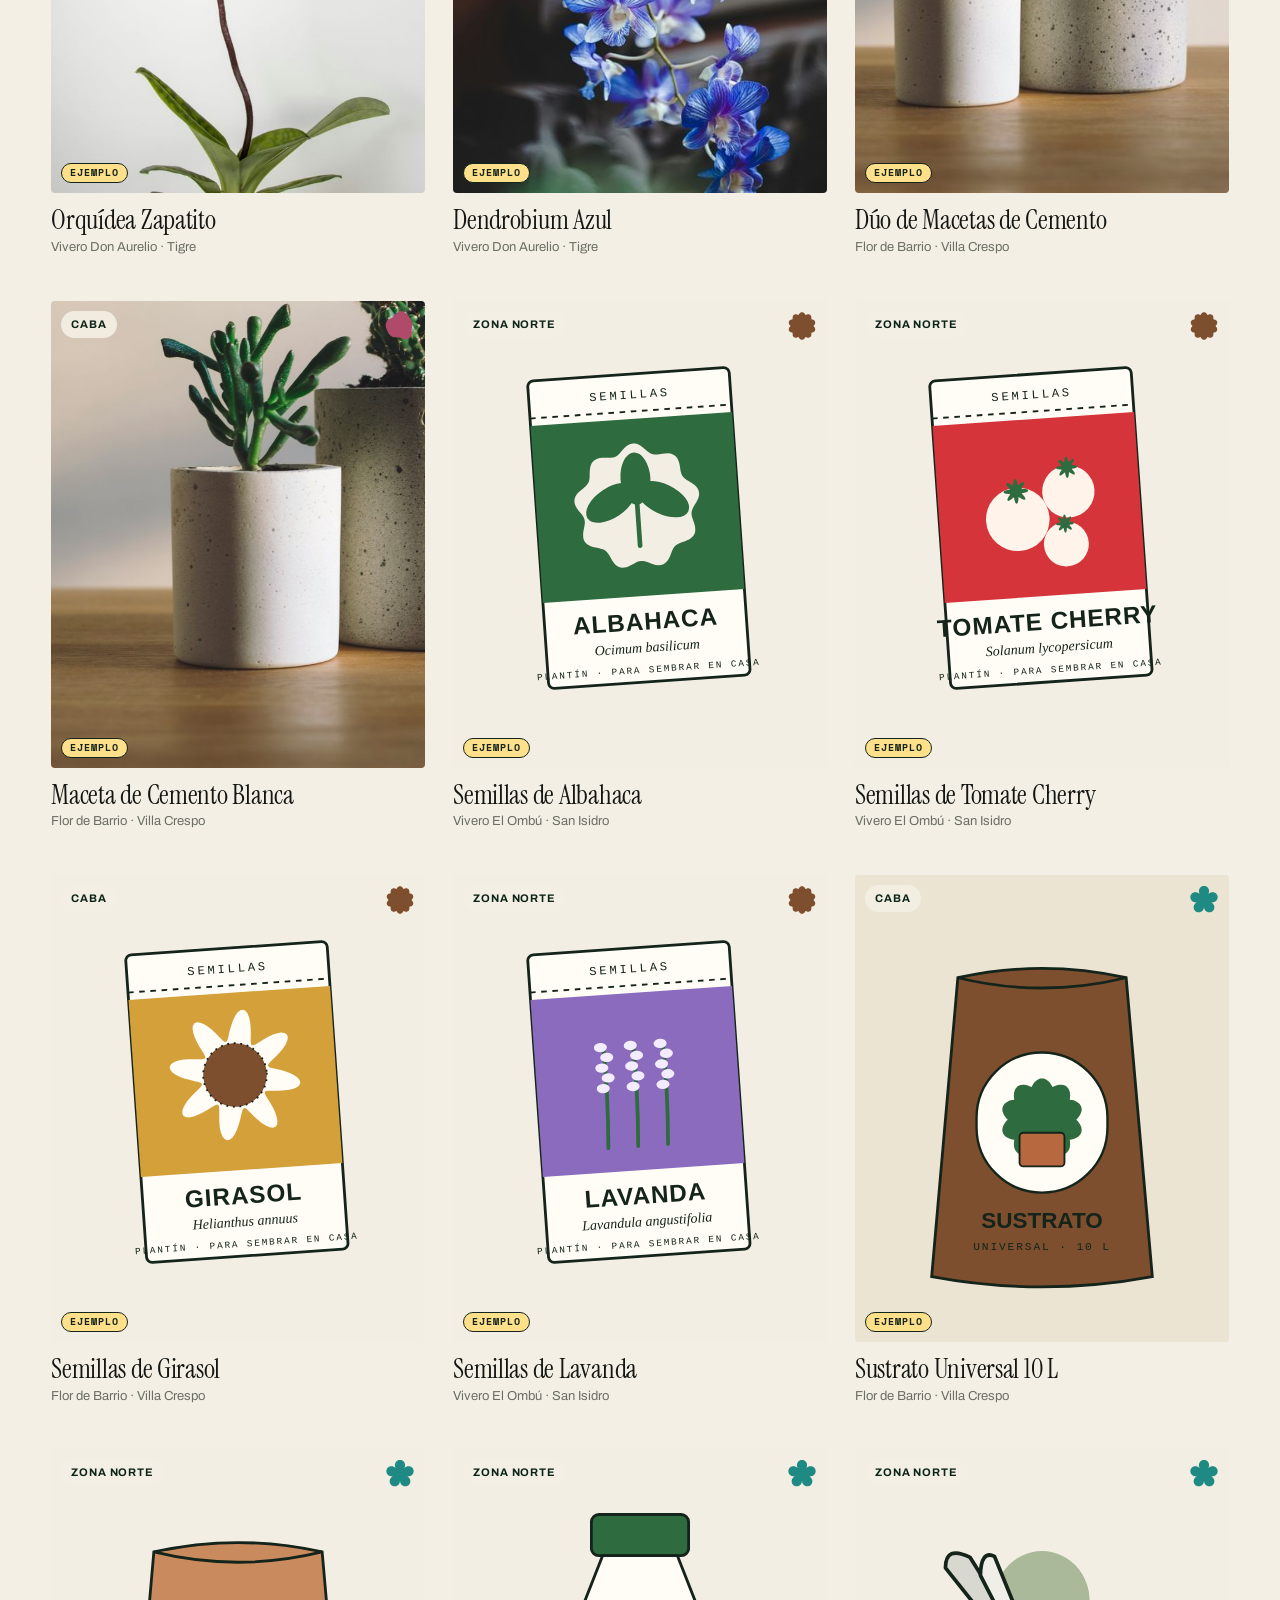
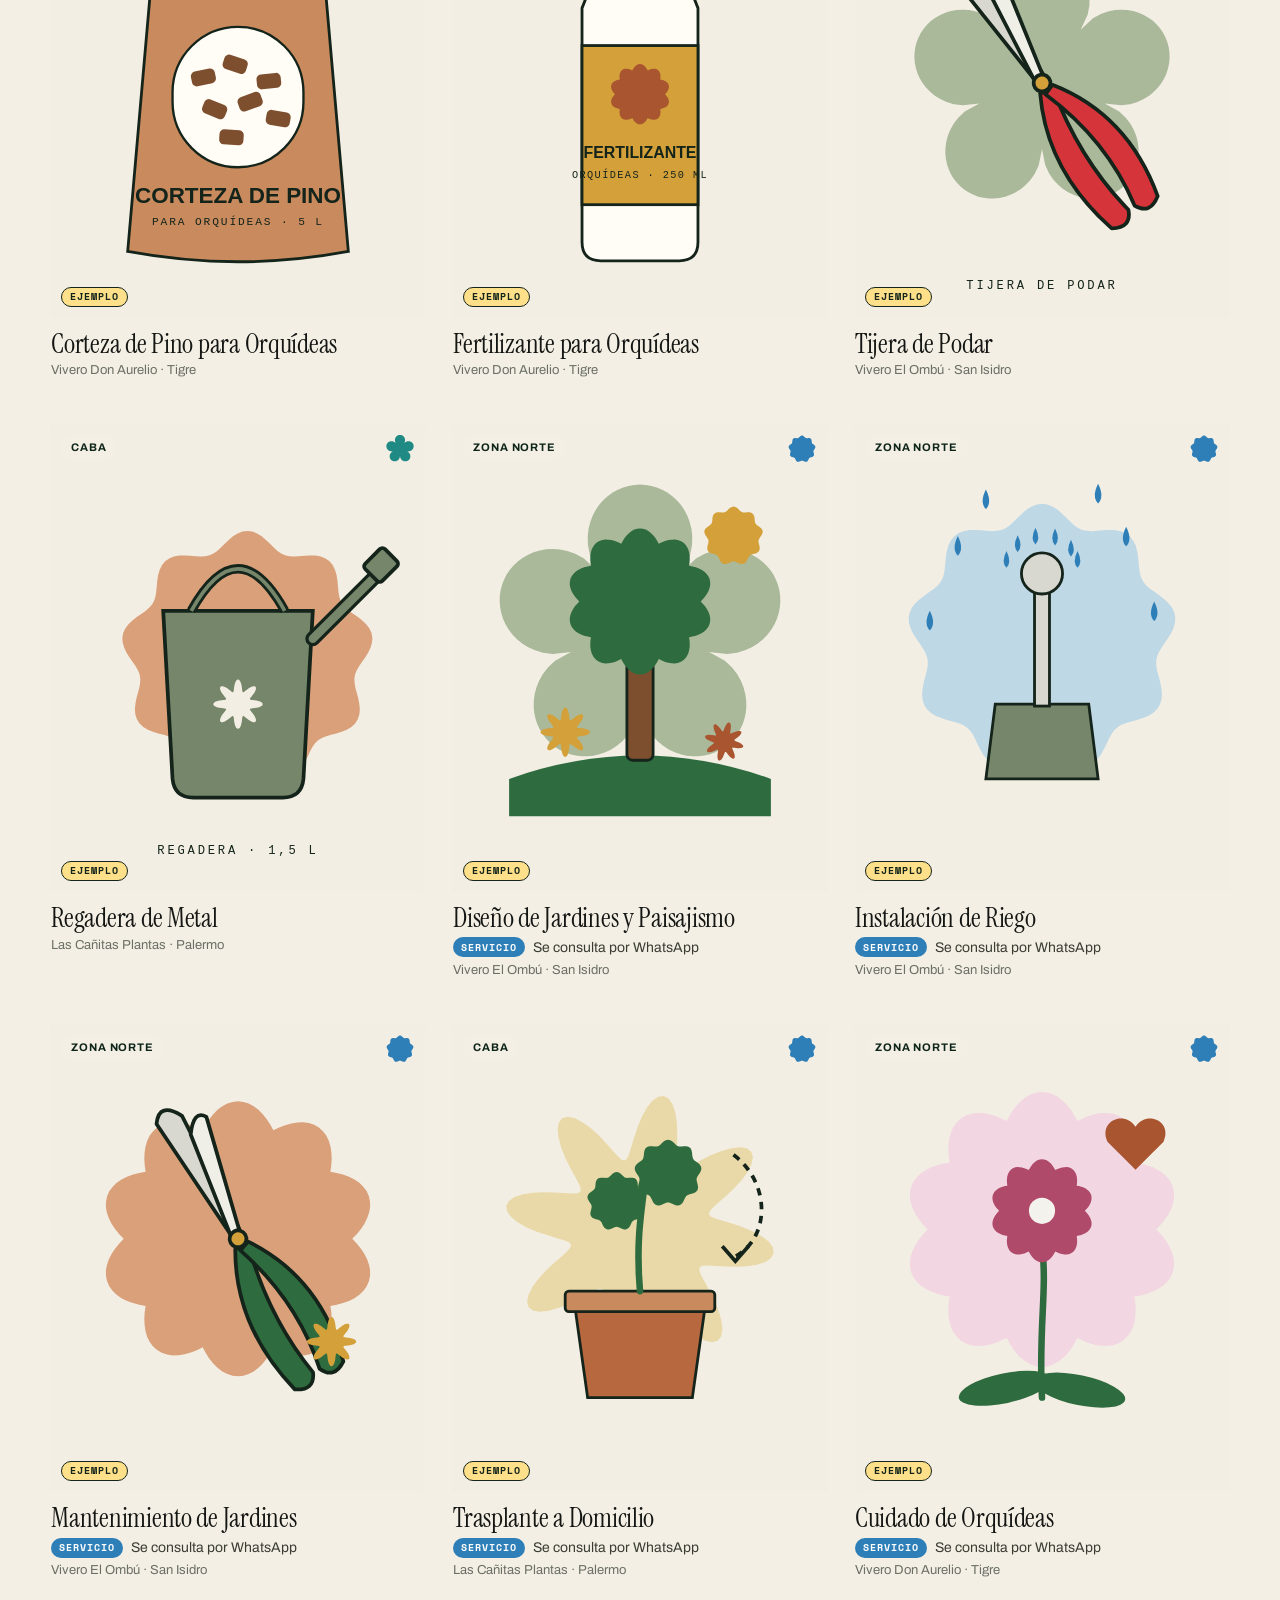
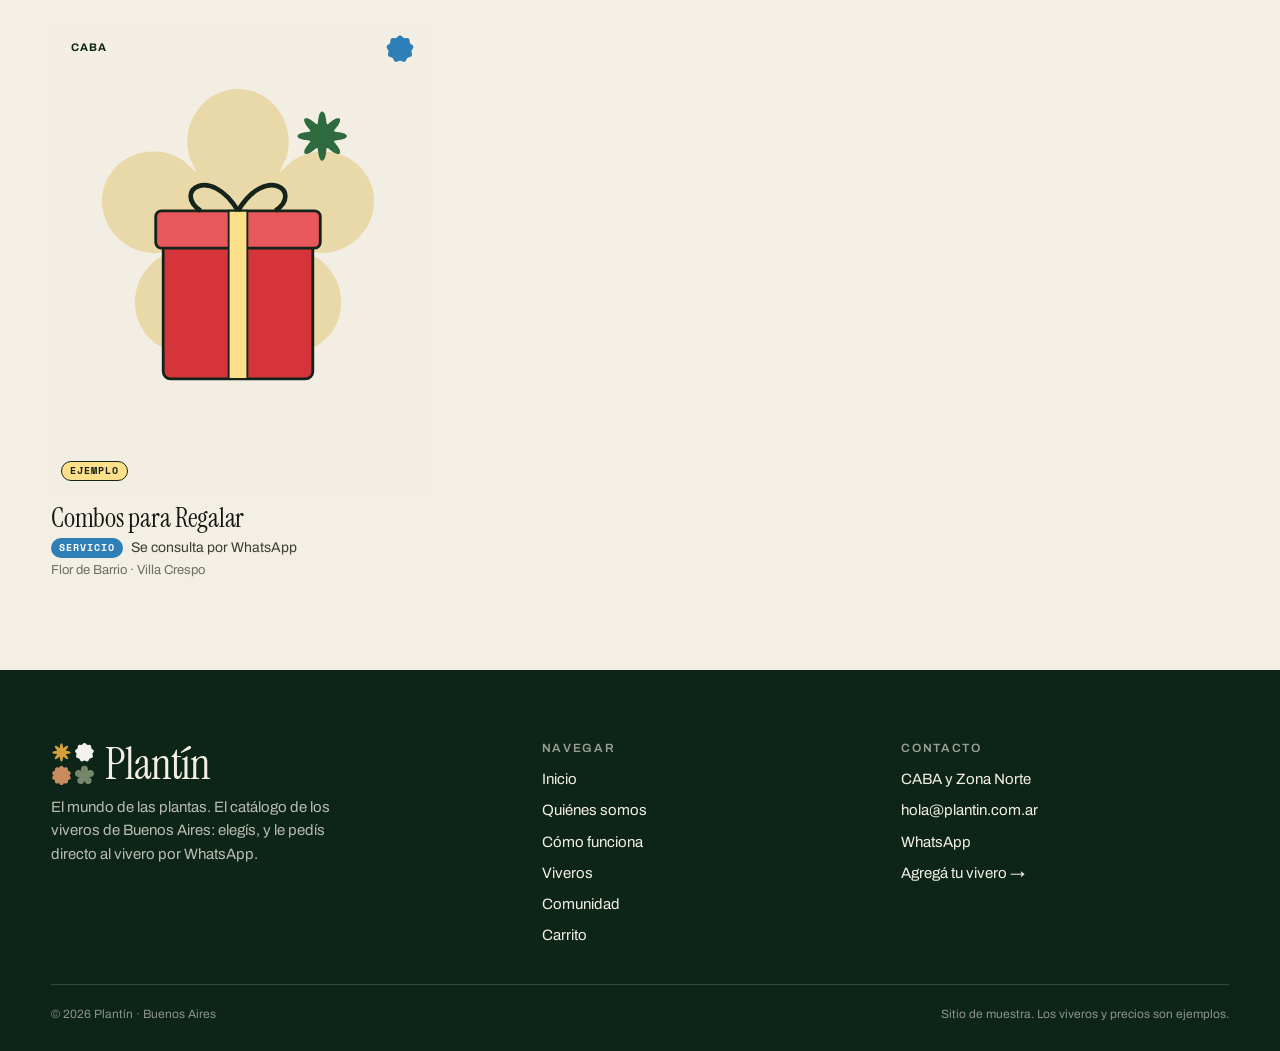
<file: categoria.html>
<!doctype html>
<html lang="es-AR">
<head>
  <meta charset="utf-8">
  <meta name="viewport" content="width=device-width, initial-scale=1, viewport-fit=cover">
  <title>Catálogo — Plantín</title>
  <meta name="theme-color" content="#0d2419">
  <link rel="icon" href="data:image/svg+xml,<svg xmlns='http://www.w3.org/2000/svg' viewBox='0 0 100 100'><circle cx='50' cy='50' r='50' fill='%230d2419'/><text x='50' y='68' font-size='58' text-anchor='middle' fill='%23f4efe4' font-family='Georgia,serif' font-style='italic'>P</text></svg>">
  <link rel="preconnect" href="https://fonts.googleapis.com">
  <link rel="preconnect" href="https://fonts.gstatic.com" crossorigin>
  <link href="https://fonts.googleapis.com/css2?family=Archivo:wght@400;500;600;700&family=Instrument+Serif:ital@0;1&family=Space+Mono:wght@400;700&display=swap" rel="stylesheet">
  <link rel="stylesheet" href="css/style.css">
</head>
<body>
  <main>
    <section class="page-head wrap">
      <span class="eyebrow" id="eyebrow">Catálogo</span>
      <h1 id="title">Catálogo</h1>
      <p class="lead muted" id="bajada"></p>
    </section>
    <section class="wrap">
      <div class="filtros" id="filtros"></div>
      <p class="orden-nota muted" id="ordenNota" hidden></p>
      <div id="grid"></div>
    </section>
  </main>

  <script src="js/data.js"></script>
  <script src="js/app.js"></script>
  <script src="js/logo.js"></script>
  <script>
    function initPage() {
      const q = param('q');
      const catId = param('c');
      const cat = catId ? categoria(catId) : null;

      if (q) {
        $('#eyebrow').textContent = 'Búsqueda';
        $('#title').innerHTML = `Resultados para <em>“${q.replace(/</g, '&lt;')}”</em>`;
        document.title = `“${q}” — Plantín`;
      } else if (cat) {
        $('#eyebrow').textContent = 'Categoría';
        $('#title').innerHTML = `${cat.nombre}<span class="ish">${forma(cat.forma, cat.color)}</span>`;
        $('#bajada').textContent = cat.bajada;
        document.title = `${cat.nombre} — Plantín`;
      } else {
        $('#eyebrow').textContent = 'Catálogo completo';
        $('#title').innerHTML = 'Todos los <em>productos</em>';
        $('#bajada').textContent = 'De todos los viveros de Plantín.';
      }

      // Filtros en un botón "Filtros"; a la derecha, cuántos hay y el orden.
      const base = q ? searchPlantas(q) : (cat ? PLANTAS.filter(p => p.cat === cat.id) : PLANTAS);
      const f = { cat: cat ? cat.id : 'todas', zona: Zona.get(), mayorista: false };
      const grupos = [
        { key: 'cat', label: 'Categoría', opciones: [{ v: 'todas', t: 'Todo', href: 'categoria.html' }, ...CATEGORIAS.map(c => ({ v: c.id, t: c.nombre, href: `categoria.html?c=${c.id}` }))] },
        { key: 'zona', label: 'Zona', opciones: [{ v: 'todas', t: 'Todas' }, { v: 'caba', t: 'CABA' }, { v: 'norte', t: 'Zona Norte' }] },
      ];
      if (q) grupos.shift(); // en una búsqueda, la categoría no aplica
      // Sin filtro de precio: los precios se ven solo adentro del catálogo de cada vivero (no se comparan viveros por precio).
      if (base.some(p => p.mayorista)) grupos.push({ key: 'mayorista', label: 'Pedido', toggle: true, opciones: [{ v: '1', t: 'Por mayor' }] });

      // Orden: destacados o cercanía (nunca por precio). "Cerca tuyo" pide la ubicación una vez por pestaña.
      const nota = $('#ordenNota');
      const avisar = txt => { nota.textContent = txt; nota.hidden = !txt; };
      if (Orden.get() === 'cerca' && !Ubicacion.get()) Orden.set('destacados');
      const derecha = n => `<span class="fcuenta">${n} ${n === 1 ? 'producto' : 'productos'}</span>
        <div class="forden" role="group" aria-label="Ordenar">${[['destacados', 'Destacados'], ['cerca', 'Cerca tuyo']]
          .map(([o, t]) => `<button class="${Orden.get() === o ? 'on' : ''}" data-o="${o}">${t}</button>`).join('')}</div>`;
      $('#filtros').addEventListener('click', async e => {
        const b = e.target.closest('[data-o]'); if (!b) return;
        if (b.dataset.o === 'cerca' && !Ubicacion.get()) {
          avisar('Buscando tu ubicación…');
          try { await Ubicacion.pedir(); avisar(''); }
          catch { avisar('No pudimos saber dónde estás, así que seguimos mostrando los destacados.'); Orden.set('destacados'); render(); return; }
        }
        Orden.set(b.dataset.o); render();
      });

      if (q) Metricas.registrar('buscar', { q: q.trim().toLowerCase().slice(0, 60), n: base.length });
      else if (cat) Metricas.registrar('ver_categoria', { id: cat.id });

      function render() {
        Zona.set(f.zona);
        const list = ordenar(filterByZona(base, f.zona).filter(p => !f.mayorista || p.mayorista));
        const msg = f.zona === 'todas' && !f.mayorista
          ? 'Probá con otra búsqueda o mirá el catálogo completo.'
          : 'No hay productos con esos filtros. Probá sacando alguno.';
        barra.setDerecha(derecha(list.length));
        $('#grid').innerHTML = plantGrid(list, msg);
      }
      const barra = barraFiltros($('#filtros'), { grupos, estado: f, onChange: render });
      render();
    }
  </script>
</body>
</html>
</file>
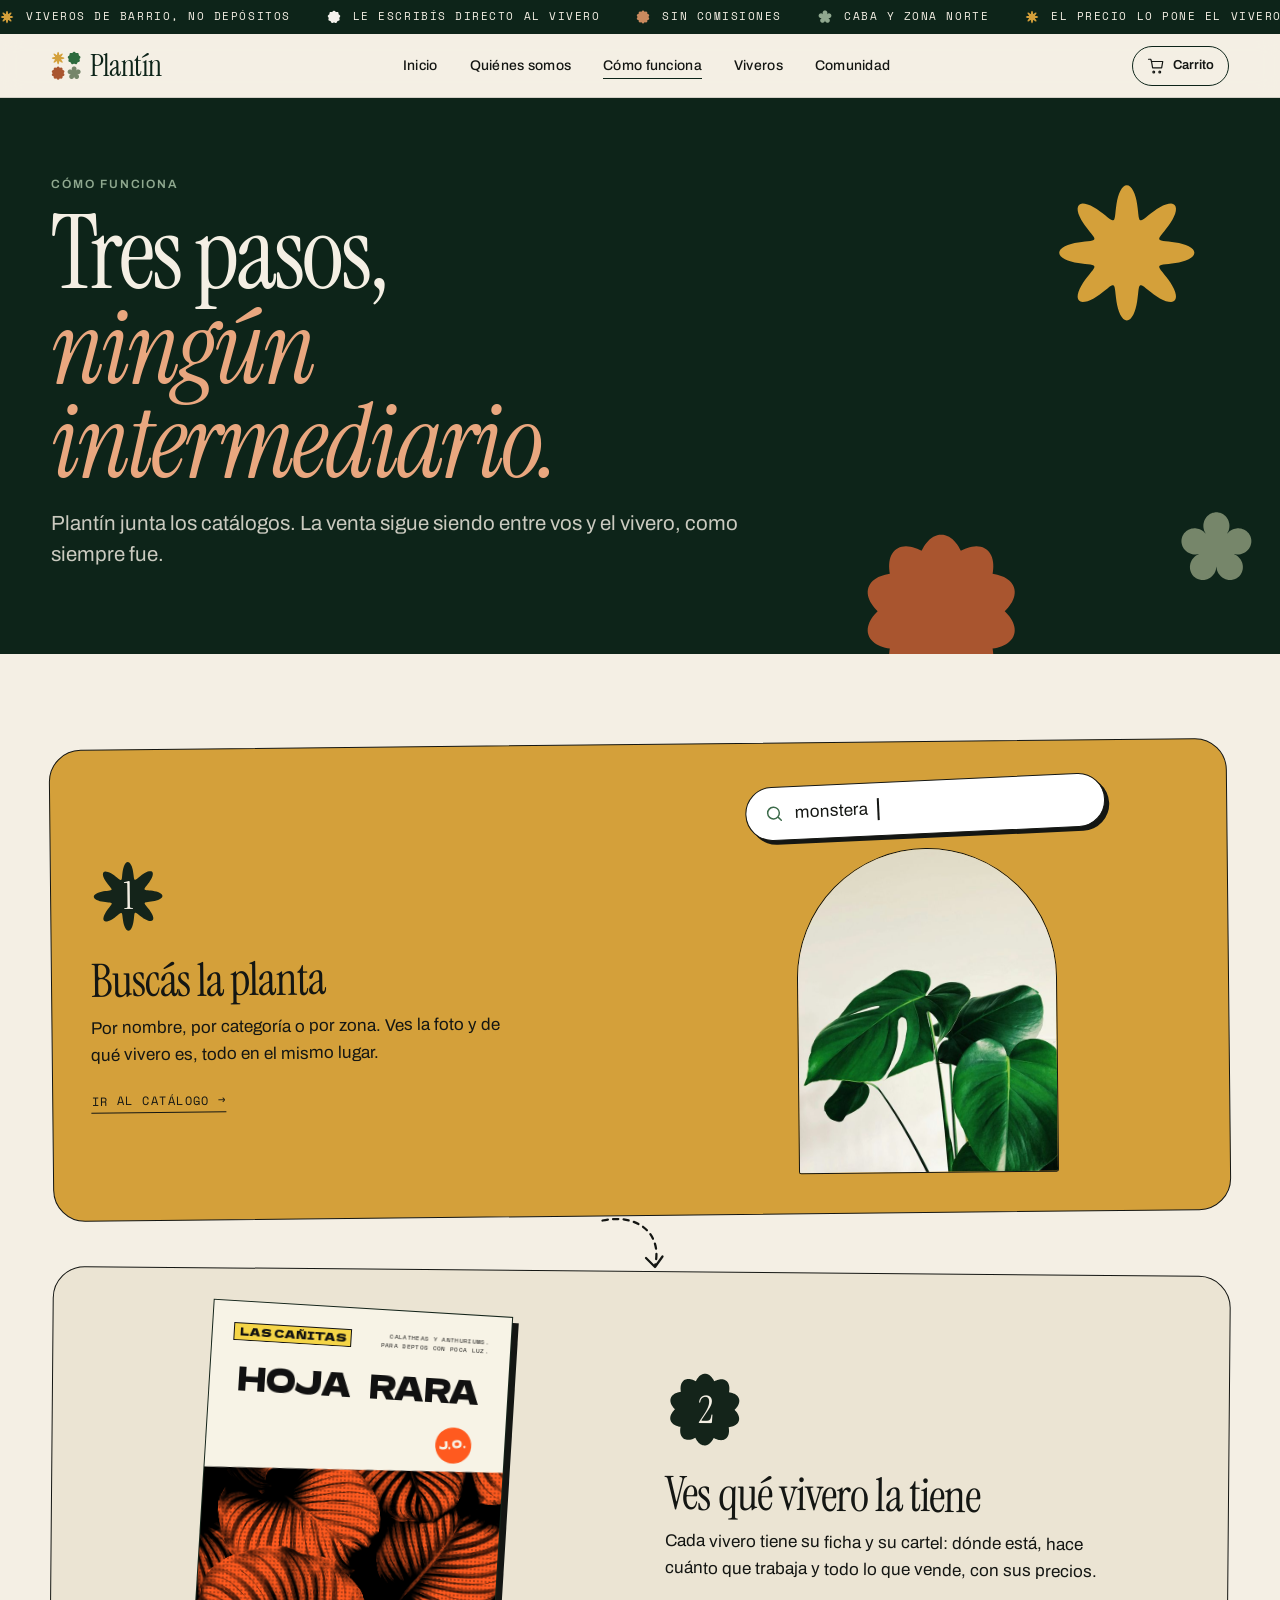
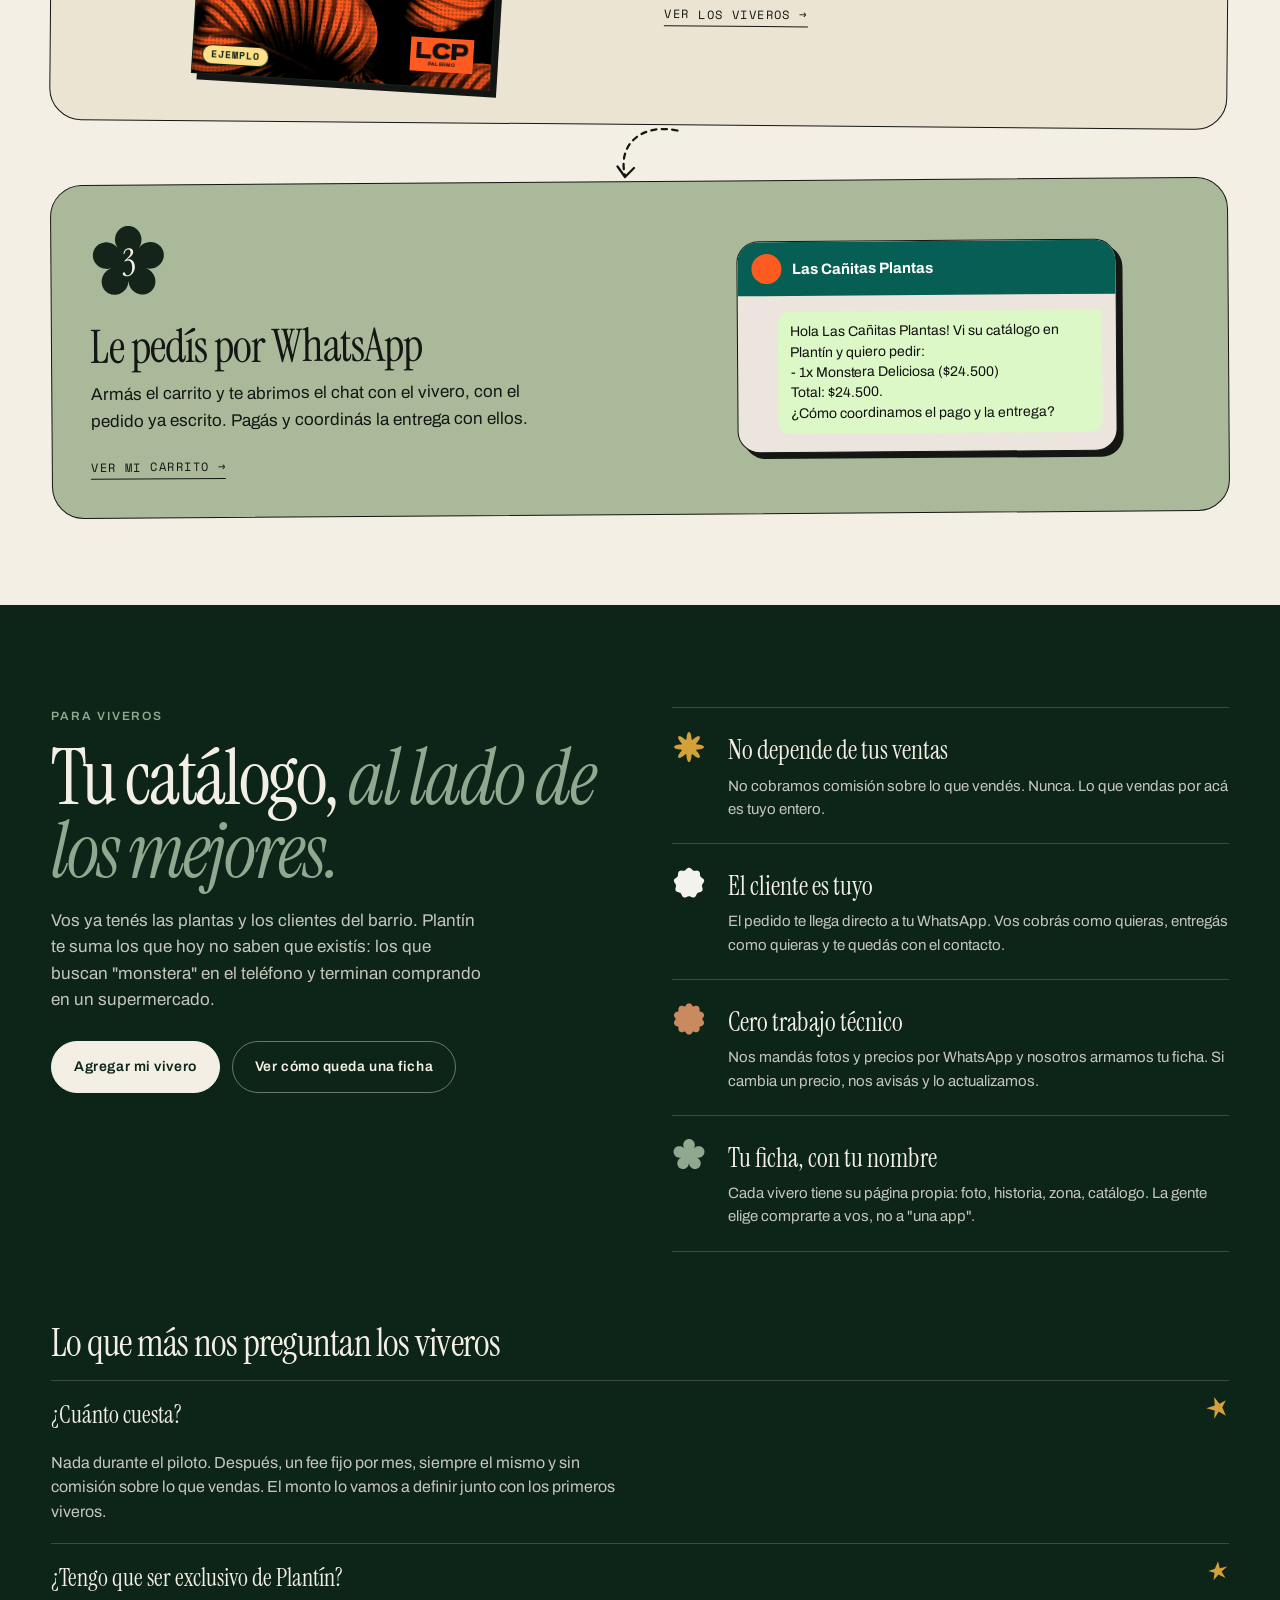
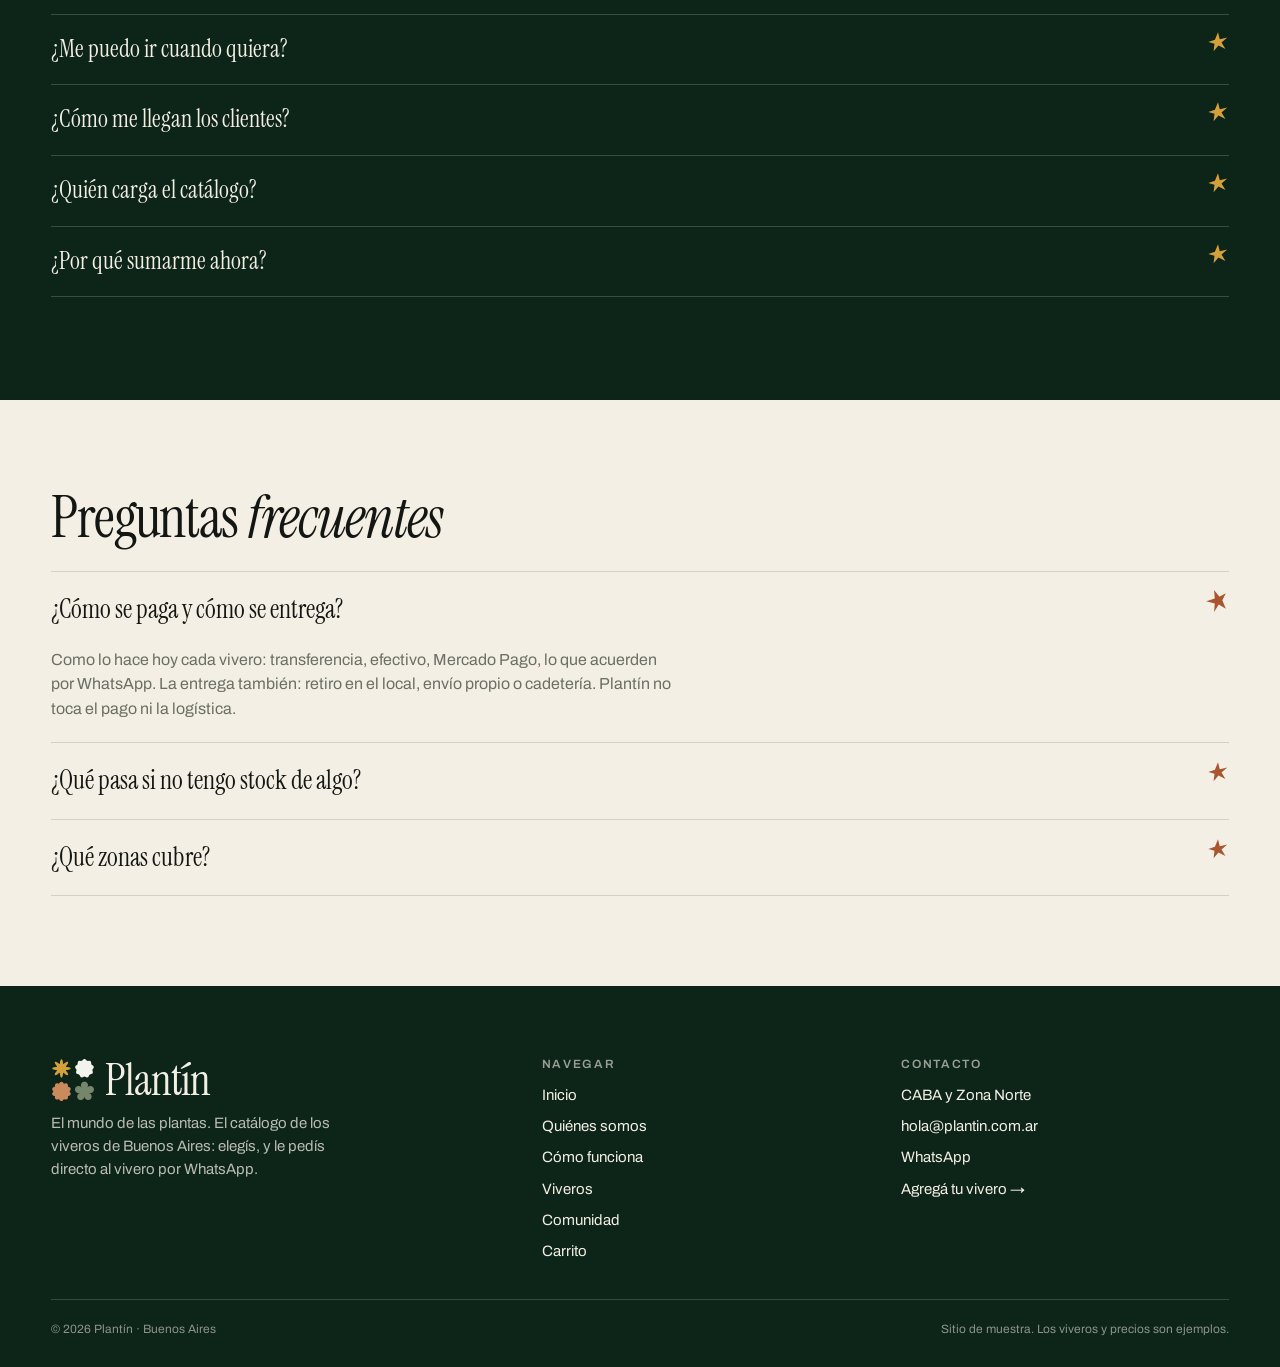
<file: como-funciona.html>
<!doctype html>
<html lang="es-AR">
<head>
  <meta charset="utf-8">
  <meta name="viewport" content="width=device-width, initial-scale=1, viewport-fit=cover">
  <title>Cómo funciona — Plantín</title>
  <meta name="theme-color" content="#0d2419">
  <link rel="icon" href="data:image/svg+xml,<svg xmlns='http://www.w3.org/2000/svg' viewBox='0 0 100 100'><circle cx='50' cy='50' r='50' fill='%230d2419'/><text x='50' y='68' font-size='58' text-anchor='middle' fill='%23f4efe4' font-family='Georgia,serif' font-style='italic'>P</text></svg>">
  <link rel="preconnect" href="https://fonts.googleapis.com">
  <link rel="preconnect" href="https://fonts.gstatic.com" crossorigin>
  <link href="https://fonts.googleapis.com/css2?family=Archivo:wght@400;500;600;700&family=Instrument+Serif:ital@0;1&family=Space+Mono:wght@400;700&display=swap" rel="stylesheet">
  <link rel="stylesheet" href="css/style.css">
</head>
<body>
  <main>
    <section class="head-oscuro">
      <div class="wrap">
        <span class="eyebrow">Cómo funciona</span>
        <h1>Tres pasos, <em>ningún intermediario.</em></h1>
        <p class="lead">Plantín junta los catálogos. La venta sigue siendo entre vos y el vivero, como siempre fue.</p>
      </div>
      <span class="ho-deco h1" data-forma="star" data-color="#D4A03A" aria-hidden="true"></span>
      <span class="ho-deco h2" data-forma="scallop" data-color="#A9552F" aria-hidden="true"></span>
      <span class="ho-deco h3" data-forma="clover" data-color="#76866A" aria-hidden="true"></span>
    </section>

    <section class="wrap cf-pasos">
      <div class="cf-paso p1">
        <div class="cf-txt">
          <span class="paso-n"><span data-forma="star" data-color="#14241A"></span><b>1</b></span>
          <h3>Buscás la planta</h3>
          <p>Por nombre, por categoría o por zona. Ves la foto y de qué vivero es, todo en el mismo lugar.</p>
          <a class="link-arrow" href="categoria.html">Ir al catálogo →</a>
        </div>
        <div class="cf-vis vis-busca" aria-hidden="true">
          <div class="mock-search"><svg viewBox="0 0 24 24" fill="none" stroke="currentColor" stroke-width="1.8" stroke-linecap="round"><circle cx="11" cy="11" r="7"/><path d="M20 20l-3.5-3.5"/></svg>monstera<i></i></div>
          <div class="mock-foto"><img src="img/monstera-sm.jpg" alt=""></div>
        </div>
      </div>
      <svg class="cf-flecha f1" viewBox="0 0 120 80" aria-hidden="true"><path d="M10 10 C60 0 90 30 80 70"/><path d="M68 60 L80 72 L90 58"/></svg>
      <div class="cf-paso p2">
        <div class="cf-txt">
          <span class="paso-n"><span data-forma="scallop" data-color="#14241A"></span><b>2</b></span>
          <h3>Ves qué vivero la tiene</h3>
          <p>Cada vivero tiene su ficha y su cartel: dónde está, hace cuánto que trabaja y todo lo que vende, con sus precios.</p>
          <a class="link-arrow" href="viveros.html">Ver los viveros →</a>
        </div>
        <div class="cf-vis vis-vivero" id="visVivero" aria-hidden="true"></div>
      </div>
      <svg class="cf-flecha f2" viewBox="0 0 120 80" aria-hidden="true"><path d="M110 10 C60 0 30 30 40 70"/><path d="M30 58 L40 72 L52 60"/></svg>
      <div class="cf-paso p3">
        <div class="cf-txt">
          <span class="paso-n"><span data-forma="clover" data-color="#14241A"></span><b>3</b></span>
          <h3>Le pedís por WhatsApp</h3>
          <p>Armás el carrito y te abrimos el chat con el vivero, con el pedido ya escrito. Pagás y coordinás la entrega con ellos.</p>
          <a class="link-arrow" href="carrito.html">Ver mi carrito →</a>
        </div>
        <div class="cf-vis vis-chat" aria-hidden="true">
          <div class="chat-top"><span class="chat-av"></span><b id="chatNombre"></b></div>
          <div class="chat-msg" id="chatMsg"></div>
        </div>
      </div>
    </section>

    <section class="for-viveros" id="viveros">
      <div class="wrap inner">
        <div>
          <span class="eyebrow">Para viveros</span>
          <h2>Tu catálogo, <em>al lado de los mejores.</em></h2>
          <p style="opacity:.8;font-size:17px;max-width:44ch;margin-top:20px">Vos ya tenés las plantas y los clientes del barrio. Plantín te suma los que hoy no saben que existís: los que buscan "monstera" en el teléfono y terminan comprando en un supermercado.</p>
          <div class="cta">
            <a class="btn btn-light" href="quienes-somos.html#sumate">Agregar mi vivero</a>
            <a class="btn btn-ghost" style="color:var(--crema);border-color:rgba(244,239,228,.4)" href="viveros.html">Ver cómo queda una ficha</a>
          </div>
        </div>
        <ul>
          <li><span class="i" data-forma="star" data-color="#D4A03A"></span><div><b>No depende de tus ventas</b><p>No cobramos comisión sobre lo que vendés. Nunca. Lo que vendas por acá es tuyo entero.</p></div></li>
          <li><span class="i" data-forma="wavy" data-color="#F4F2ED"></span><div><b>El cliente es tuyo</b><p>El pedido te llega directo a tu WhatsApp. Vos cobrás como quieras, entregás como quieras y te quedás con el contacto.</p></div></li>
          <li><span class="i" data-forma="scallop" data-color="#C98A5E"></span><div><b>Cero trabajo técnico</b><p>Nos mandás fotos y precios por WhatsApp y nosotros armamos tu ficha. Si cambia un precio, nos avisás y lo actualizamos.</p></div></li>
          <li><span class="i" data-forma="clover" data-color="#8fa88f"></span><div><b>Tu ficha, con tu nombre</b><p>Cada vivero tiene su página propia: foto, historia, zona, catálogo. La gente elige comprarte a vos, no a "una app".</p></div></li>
        </ul>
      </div>
      <div class="wrap vfaq">
        <h3>Lo que más nos preguntan los viveros</h3>
        <details open>
          <summary>¿Cuánto cuesta?</summary>
          <p>Nada durante el piloto. Después, un fee fijo por mes, siempre el mismo y sin comisión sobre lo que vendas. El monto lo vamos a definir junto con los primeros viveros.</p>
        </details>
        <details>
          <summary>¿Tengo que ser exclusivo de Plantín?</summary>
          <p>No. Seguís vendiendo en tu local, por Instagram o donde quieras. Plantín es un canal más.</p>
        </details>
        <details>
          <summary>¿Me puedo ir cuando quiera?</summary>
          <p>Sí, cuando quieras. No hay permanencia ni penalidad: me avisás y bajo tu ficha.</p>
        </details>
        <details>
          <summary>¿Cómo me llegan los clientes?</summary>
          <p>Directo a tu WhatsApp, con el pedido ya escrito. Hablan con vos, no con Plantín: cobrás y entregás como siempre.</p>
        </details>
        <details>
          <summary>¿Quién carga el catálogo?</summary>
          <p>En el piloto lo cargo yo, con las fotos y precios que me pases (por WhatsApp está perfecto). Si cambia algo, me avisás y lo actualizo.</p>
        </details>
        <details>
          <summary>¿Por qué sumarme ahora?</summary>
          <p>Porque sos de los primeros. Entrás sin costo durante el piloto y el fee de después lo definimos con ustedes, no te llega armado.</p>
        </details>
      </div>
    </section>

    <section class="faq">
      <div class="wrap">
        <h2>Preguntas <em>frecuentes</em></h2>
        <details open>
          <summary>¿Cómo se paga y cómo se entrega?</summary>
          <p>Como lo hace hoy cada vivero: transferencia, efectivo, Mercado Pago, lo que acuerden por WhatsApp. La entrega también: retiro en el local, envío propio o cadetería. Plantín no toca el pago ni la logística.</p>
        </details>
        <details>
          <summary>¿Qué pasa si no tengo stock de algo?</summary>
          <p>Le avisás al cliente por el mismo chat, como harías con cualquier consulta. Y nos mandás un mensaje para que lo saquemos del catálogo hasta que vuelva.</p>
        </details>
        <details>
          <summary>¿Qué zonas cubre?</summary>
          <p>Arrancamos con CABA y Zona Norte del Gran Buenos Aires. La idea es ir sumando zonas a medida que se suman viveros.</p>
        </details>
      </div>
    </section>
  </main>

  <script src="js/data.js"></script>
  <script src="js/app.js"></script>
  <script src="js/logo.js"></script>
  <script src="js/carteles.js"></script>
  <script>
    function initPage() {
      const v = vivero('las-canitas'), p = planta('monstera-deliciosa');
      $('#visVivero').innerHTML = cartel(v) + tagEjemplo(v, 'sobre-foto');
      $('#chatNombre').textContent = v.nombre;
      $('#chatMsg').textContent = waMessage(v, [{ p, qty: 1, precio: p.precio, variante: null }]);
    }
  </script>
</body>
</html>
</file>
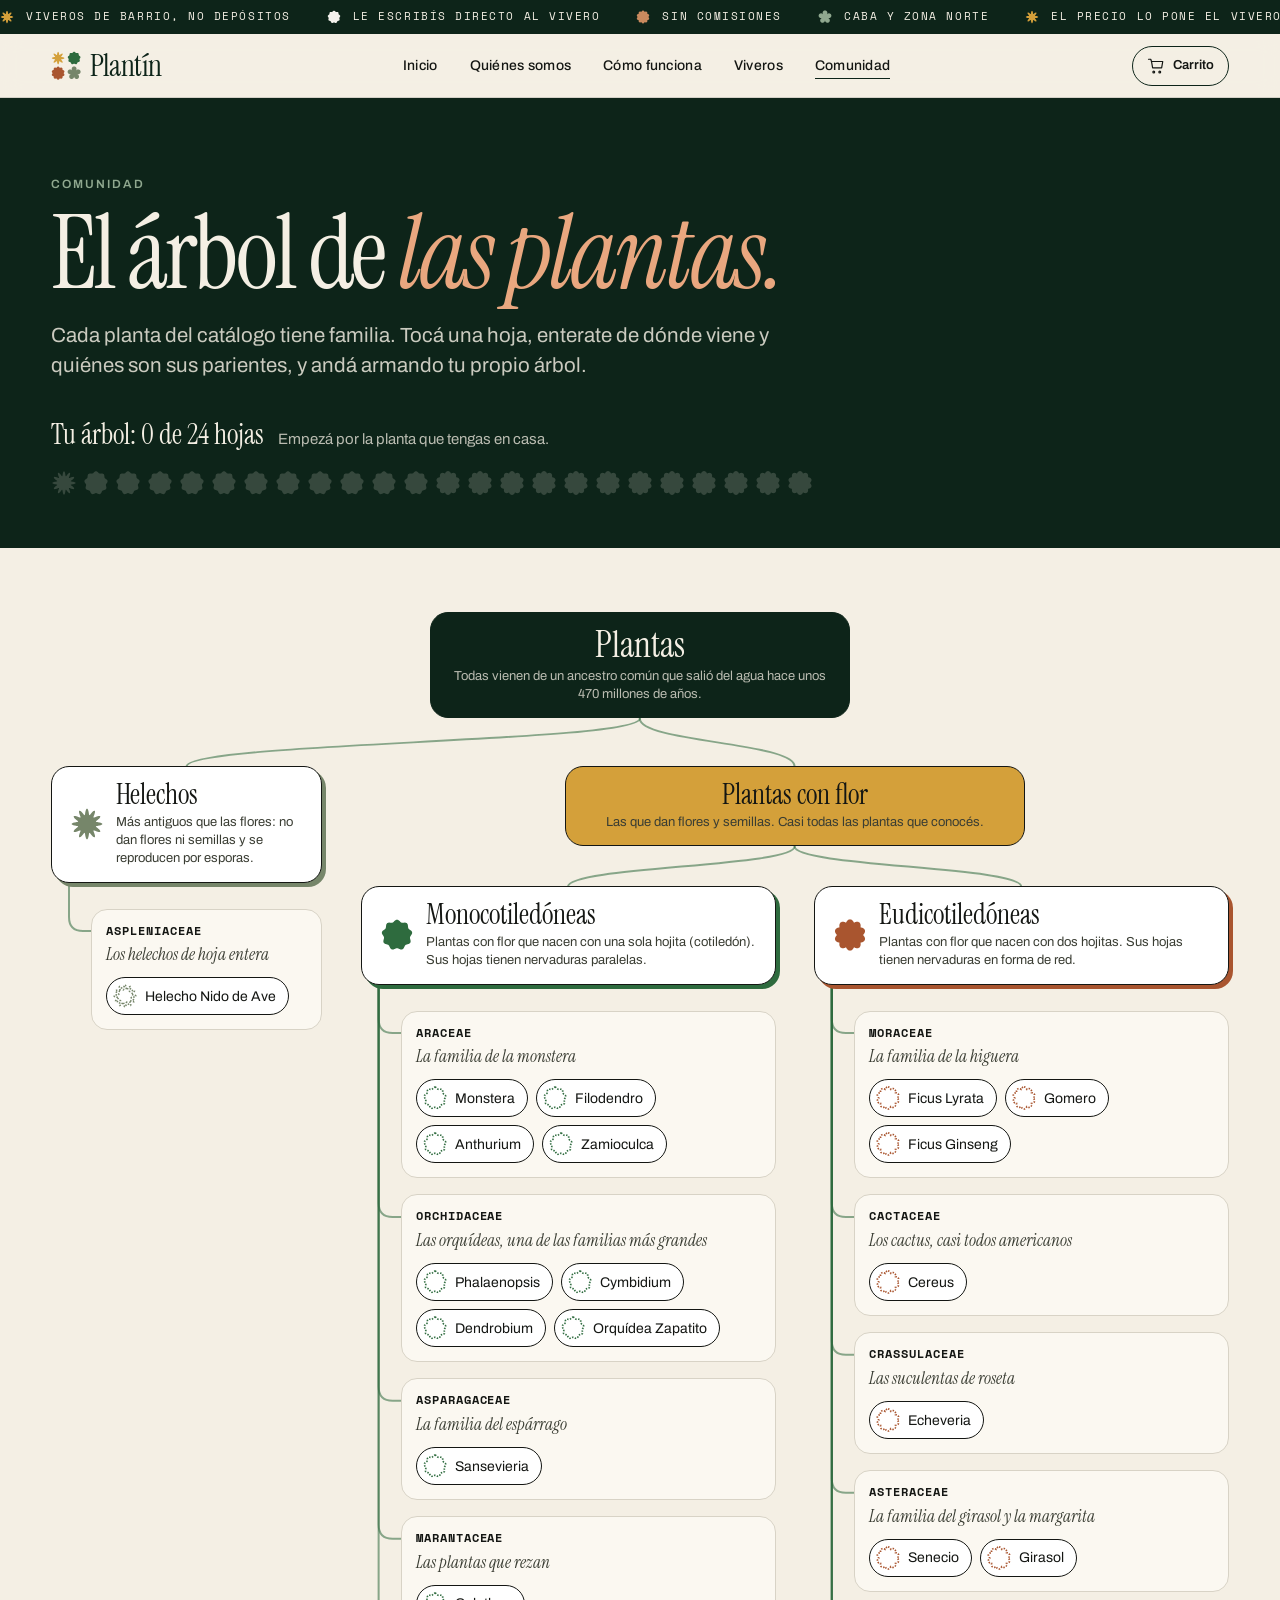
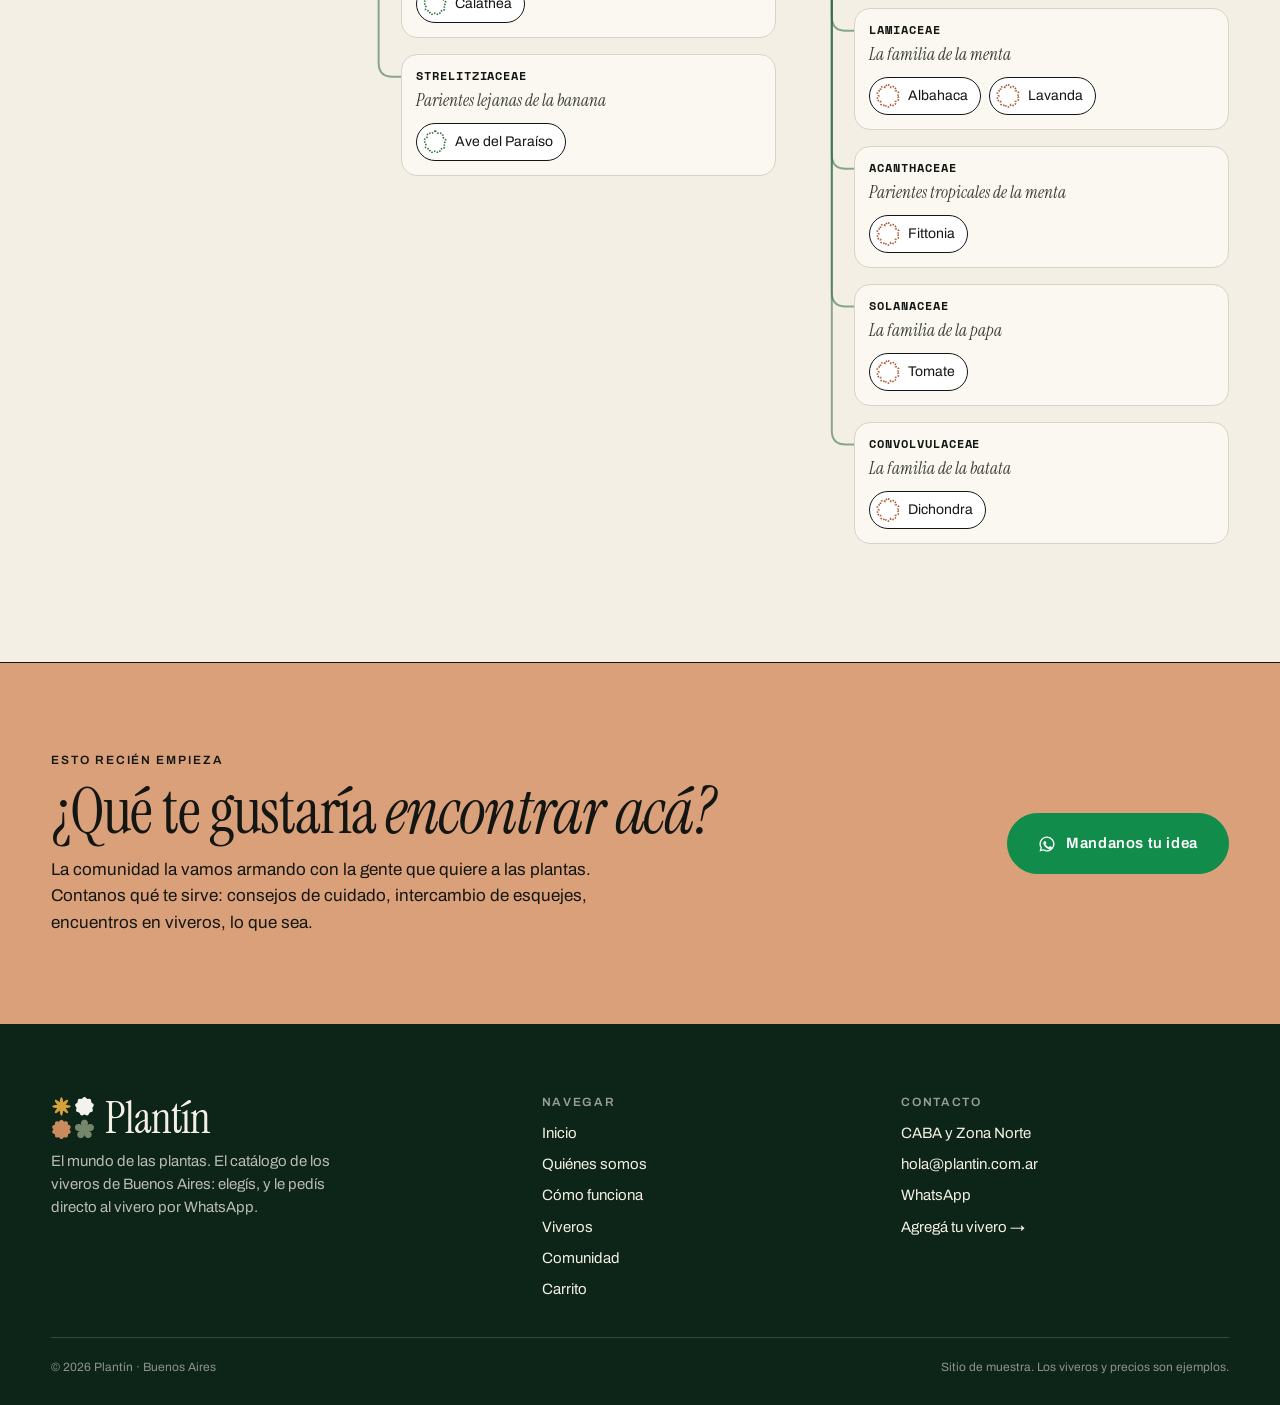
<file: comunidad.html>
<!doctype html>
<html lang="es-AR">
<head>
  <meta charset="utf-8">
  <meta name="viewport" content="width=device-width, initial-scale=1, viewport-fit=cover">
  <title>Comunidad — Plantín</title>
  <meta name="theme-color" content="#0d2419">
  <link rel="icon" href="data:image/svg+xml,<svg xmlns='http://www.w3.org/2000/svg' viewBox='0 0 100 100'><circle cx='50' cy='50' r='50' fill='%230d2419'/><text x='50' y='68' font-size='58' text-anchor='middle' fill='%23f4efe4' font-family='Georgia,serif' font-style='italic'>P</text></svg>">
  <link rel="preconnect" href="https://fonts.googleapis.com">
  <link rel="preconnect" href="https://fonts.gstatic.com" crossorigin>
  <link href="https://fonts.googleapis.com/css2?family=Archivo:wght@400;500;600;700&family=Instrument+Serif:ital@0;1&family=Space+Mono:wght@400;700&display=swap" rel="stylesheet">
  <link rel="stylesheet" href="css/style.css">
</head>
<body>
  <main>
    <section class="arbol-head">
      <div class="wrap">
        <span class="eyebrow">Comunidad</span>
        <h1>El árbol de <em>las plantas.</em></h1>
        <p class="lead">Cada planta del catálogo tiene familia. Tocá una hoja, enterate de dónde viene y quiénes son sus parientes, y andá armando tu propio árbol.</p>
        <div class="progreso" id="progreso"></div>
      </div>
    </section>

    <section class="wrap arbol-wrap">
      <div class="arbol" id="arbol"></div>
    </section>

    <aside class="ficha" id="ficha" hidden aria-live="polite">
      <button class="ficha-close" aria-label="Cerrar">×</button>
      <div id="fichaBody"></div>
    </aside>

    <section class="ideas">
      <div class="wrap ideas-inner">
        <div>
          <span class="eyebrow">Esto recién empieza</span>
          <h2>¿Qué te gustaría <em>encontrar acá?</em></h2>
          <p>La comunidad la vamos armando con la gente que quiere a las plantas. Contanos qué te sirve: consejos de cuidado, intercambio de esquejes, encuentros en viveros, lo que sea.</p>
        </div>
        <a class="btn btn-wa btn-lg" id="ideaWa" onclick="Metricas.registrar('idea_comunidad')" target="_blank" rel="noopener">Mandanos tu idea</a>
      </div>
    </section>
  </main>

  <script src="js/data.js"></script>
  <script src="js/app.js"></script>
  <script src="js/logo.js"></script>
  <script src="js/arbol.js"></script>
  <script>
    function initPage() {
      $('#ideaWa').href = waLink(PLANTIN_WHATSAPP, 'Hola Plantín! Tengo una idea para la comunidad: ');
      $('#ideaWa').insertAdjacentHTML('afterbegin', ICON.wa);

      const hoja = (h, aprendidas) => `
        <button class="hoja ${aprendidas.has(h.id) ? 'ok' : ''}" data-h="${h.id}" style="--c:${h.rama.color}">
          <span class="hoja-f">${forma(h.rama.forma, aprendidas.has(h.id) ? h.rama.color : 'none')}</span>
          <span class="hoja-t">${h.nombre}</span>
        </button>`;

      function dibujar() {
        const ap = MiArbol.leer();
        const col = r => `
          <div class="rama-col">
            <div class="nodo nodo-grupo" data-id="g-${r.nombre}" data-parent="${r.nombre === 'Helechos' ? 'raiz' : 'flor'}" style="--c:${r.color}">
              <span class="nodo-f">${forma(r.forma, r.color)}</span><b>${r.nombre}</b><small>${r.nota}</small>
            </div>
            ${r.familias.map(f => `
              <div class="familia" data-id="f-${f.familia}" data-parent="g-${r.nombre}">
                <div class="familia-h"><b>${f.familia}</b><span>${f.apodo}</span></div>
                <div class="hojas">${f.hojas.map(h => hoja(HOJAS.find(x => x.id === h.id), ap)).join('')}</div>
              </div>`).join('')}
          </div>`;
        const [helechos, mono, eudi] = ARBOL.ramas;
        $('#arbol').innerHTML = `
          <svg class="arbol-lineas" id="lineas" aria-hidden="true"></svg>
          <div class="nodo nodo-raiz" data-id="raiz"><b>${ARBOL.nombre}</b><small>${ARBOL.nota}</small></div>
          <div class="arbol-cols">
            <div class="arbol-col c-helechos">${col(helechos)}</div>
            <div class="arbol-col c-flor">
              <div class="nodo nodo-flor" data-id="flor" data-parent="raiz"><b>Plantas con flor</b><small>Las que dan flores y semillas. Casi todas las plantas que conocés.</small></div>
              <div class="flor-cols">${col(mono)}${col(eudi)}</div>
            </div>
          </div>`;
        progreso(ap);
        requestAnimationFrame(lineas);
      }

      // Líneas del árbol: de cada nodo a su padre, como en un árbol genealógico.
      function lineas() {
        const svg = $('#lineas'), box = $('#arbol').getBoundingClientRect();
        svg.setAttribute('width', box.width); svg.setAttribute('height', box.height);
        const pos = el => { const r = el.getBoundingClientRect(); return { x: r.left - box.left, y: r.top - box.top, w: r.width, h: r.height }; };
        svg.innerHTML = $$('[data-parent]', $('#arbol')).map(el => {
          const padre = $(`[data-id="${el.dataset.parent}"]`, $('#arbol')); if (!padre) return '';
          const a = pos(padre), b = pos(el);
          const esFamilia = el.classList.contains('familia');
          const x1 = esFamilia ? a.x + 18 : a.x + a.w / 2, y1 = a.y + a.h;   // sale de abajo del padre
          const x2 = esFamilia ? b.x : b.x + b.w / 2, y2 = esFamilia ? b.y + 22 : b.y;
          const d = esFamilia
            ? `M${x1} ${y1} V${y2 - 14} Q${x1} ${y2} ${x1 + 14} ${y2} H${x2}`
            : `M${x1} ${y1} C${x1} ${(y1 + y2) / 2} ${x2} ${(y1 + y2) / 2} ${x2} ${y2}`;
          return `<path d="${d}"/>`;
        }).join('');
      }
      addEventListener('resize', () => requestAnimationFrame(lineas));

      function progreso(ap) {
        const n = HOJAS.filter(h => ap.has(h.id)).length;
        $('#progreso').innerHTML = `
          <div class="prog-txt"><b>Tu árbol: ${n} de ${HOJAS.length} hojas</b>${n === 0 ? 'Empezá por la planta que tengas en casa.' : n === HOJAS.length ? '¡Lo completaste! Sos parte de la familia.' : 'Seguí tocando hojas para completarlo.'}</div>
          <div class="prog-hojas">${HOJAS.map(h => `<span class="${ap.has(h.id) ? 'ok' : ''}" title="${ap.has(h.id) ? h.nombre : '¿?'}">${forma(h.rama.forma, ap.has(h.id) ? h.rama.color : 'rgba(244,239,228,.18)')}</span>`).join('')}</div>
          ${n ? '<button class="prog-reset" id="reset">Empezar de nuevo</button>' : ''}`;
        const r = $('#reset'); if (r) r.onclick = () => { MiArbol.reiniciar(); dibujar(); };
      }

      function abrir(id) {
        const h = HOJAS.find(x => x.id === id); if (!h) return;
        const nueva = !MiArbol.leer().has(id);
        MiArbol.aprender(id);
        Metricas.registrar('arbol_hoja', { id, nueva });
        const p = h.planta && planta(h.planta);
        const parientes = h.familia.hojas.filter(x => x.id !== id);
        const linaje = ['Plantas', h.rama.nombre === 'Helechos' ? null : 'Plantas con flor', h.rama.nombre, h.familia.familia].filter(Boolean);
        $('#fichaBody').innerHTML = `
          <div class="ficha-top" style="--c:${h.rama.color}">
            <span class="ficha-f">${forma(h.rama.forma, h.rama.color)}</span>
            ${p ? `<img src="${img(p.img, 'lg')}" alt="${h.nombre}">` : ''}
          </div>
          ${nueva ? '<div class="ficha-nueva">¡Nueva hoja en tu árbol!</div>' : ''}
          <h2>${h.nombre}</h2>
          <div class="ficha-latin">${h.latin}</div>
          <div class="ficha-linaje">${linaje.map(x => `<span>${x}</span>`).join('<i>›</i>')}</div>
          <p class="ficha-dato">${h.dato}</p>
          <dl>
            <div><dt>De dónde viene</dt><dd>${h.origen}</dd></div>
            <div><dt>Familia</dt><dd>${h.familia.familia} · ${h.familia.apodo.toLowerCase()}</dd></div>
            ${parientes.length ? `<div><dt>Sus parientes acá</dt><dd>${parientes.map(x => `<button class="link-hoja" data-h="${x.id}">${x.nombre}</button>`).join(', ')}</dd></div>` : ''}
          </dl>
          ${p ? `<a class="btn btn-block" href="planta.html?id=${p.id}">Verla en los viveros →</a>` : ''}`;
        const f = $('#ficha'); f.hidden = false; f.scrollTop = 0;
        dibujar();
      }

      $('#arbol').onclick = e => { const b = e.target.closest('[data-h]'); if (b) abrir(b.dataset.h); };
      $('#ficha').onclick = e => {
        if (e.target.closest('.ficha-close')) { $('#ficha').hidden = true; return; }
        const b = e.target.closest('[data-h]'); if (b) abrir(b.dataset.h);
      };
      document.addEventListener('keydown', e => { if (e.key === 'Escape') $('#ficha').hidden = true; });

      dibujar();
      if (document.fonts) document.fonts.ready.then(() => requestAnimationFrame(lineas));
      const pedida = param('h'); if (pedida) abrir(pedida);
    }
  </script>
</body>
</html>
</file>
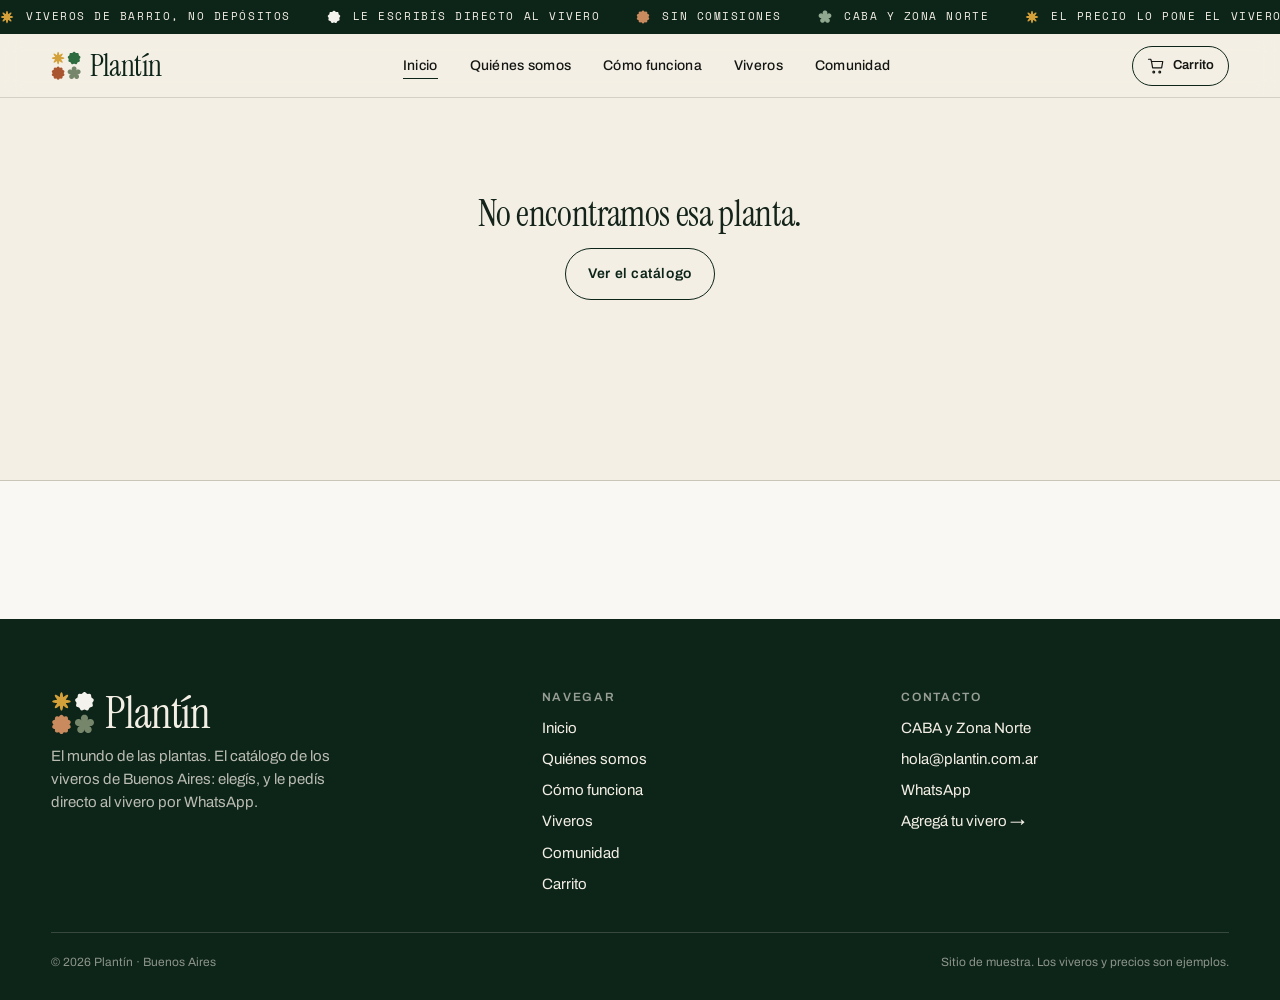
<file: planta.html>
<!doctype html>
<html lang="es-AR">
<head>
  <meta charset="utf-8">
  <meta name="viewport" content="width=device-width, initial-scale=1, viewport-fit=cover">
  <title>Planta — Plantín</title>
  <meta name="theme-color" content="#0d2419">
  <link rel="icon" href="data:image/svg+xml,<svg xmlns='http://www.w3.org/2000/svg' viewBox='0 0 100 100'><circle cx='50' cy='50' r='50' fill='%230d2419'/><text x='50' y='68' font-size='58' text-anchor='middle' fill='%23f4efe4' font-family='Georgia,serif' font-style='italic'>P</text></svg>">
  <link rel="preconnect" href="https://fonts.googleapis.com">
  <link rel="preconnect" href="https://fonts.gstatic.com" crossorigin>
  <link href="https://fonts.googleapis.com/css2?family=Archivo:wght@400;500;600;700&family=Instrument+Serif:ital@0;1&family=Space+Mono:wght@400;700&display=swap" rel="stylesheet">
  <link rel="stylesheet" href="css/style.css">
</head>
<body>
  <main>
    <section class="pd-wrap"><div class="wrap" id="detail"></div></section>
    <section class="pd-related"><div class="wrap" id="related"></div></section>
  </main>

  <script src="js/data.js"></script>
  <script src="js/app.js"></script>
  <script src="js/logo.js"></script>
  <script src="js/arbol.js"></script>
  <script src="js/carteles.js"></script>
  <script>
    function initPage() {
      const p = planta(param('id'));
      if (!p) { $('#detail').innerHTML = `<div class="empty"><h3>No encontramos esa planta.</h3><p><a class="btn btn-ghost" href="categoria.html">Ver el catálogo</a></p></div>`; return; }
      const v = vivero(p.vivero), c = categoria(p.cat);
      document.title = `${p.nombre} — ${v.nombre} · Plantín`;

      const catalogo = PLANTAS.filter(x => x.vivero === v.id);
      const numero = String(catalogo.indexOf(p) + 1).padStart(2, '0');
      const fotos = p.fotos && p.fotos.length ? p.fotos : [p.img];
      const pad = n => String(n).padStart(2, '0');
      const mes = new Date().toLocaleDateString('es-AR', { month: 'long', year: 'numeric' });
      let foto = 0;
      let tam = p.tamanos ? Math.max(0, p.tamanos.findIndex(t => t.precio === p.precio)) : null;
      let qty = 1;
      const precioActual = () => (tam != null ? p.tamanos[tam].precio : p.precio);
      const tamActual = () => (tam != null ? p.tamanos[tam].tam : p.tam);

      // Su lugar en el árbol de la comunidad (cactus crestado → misma hoja que el cereus)
      const enArbol = HOJAS.find(h => h.planta === p.id) || (p.id === 'cactus-crestado' ? HOJAS.find(h => h.id === 'cereus') : null);
      $('#detail').innerHTML = `
        <div class="pd">
          <div class="pd-gallery">
            <div class="pd-counter tx-mono" id="counter">${pad(1)} / ${pad(fotos.length)}</div>
            <a class="pd-cat" href="categoria.html?c=${c.id}" style="--cat:${c.color}">${forma(c.forma, c.color)}${c.nombre}</a>
            <figure class="pd-photo">
              <span class="pd-sticker" style="--cat:${c.color}">${forma(c.forma, c.color)}</span>
              <img id="mainPhoto" src="${img(fotos[0], 'lg')}" alt="${p.nombre}">
              <figcaption class="tx-mono" id="caption"></figcaption>
            </figure>
            <div class="pd-thumbs" id="thumbs">
              ${fotos.map((f, i) => `<button class="${i === 0 ? 'on' : ''}" data-i="${i}" aria-label="Foto ${i + 1}"><img src="${img(f)}" alt=""></button>`).join('')}
            </div>
            <div class="pd-gfoot tx-mono">
              <span>${p.img.startsWith('ilus-') ? 'Ilustración' : `Fotos del vivero · ${mes}`}</span>
              <span class="pd-nav"><button id="prev">← Anterior</button><button id="next">Siguiente →</button></span>
            </div>
          </div>

          <div class="pd-info">
            <div class="pd-title">
              <div>
                <h1>${p.nombre}</h1>${tagEjemplo(p)}
                <div class="pd-latin">${p.latin || ''}</div>
              </div>
              <div class="pd-num" title="Número en el catálogo de ${v.nombre}">${forma(c.forma, c.color)}<b>${numero}</b></div>
            </div>
            <div class="pd-stock tx-mono"><i></i>${p.servicio ? 'Servicio · se coordina por WhatsApp' : 'Consultar disponibilidad'}</div>
            <p class="pd-desc">${p.desc}</p>

            ${p.servicio ? `
            <div class="pd-buy">
              <div class="pd-price"><span class="lbl tx-mono">Precio</span><b class="tx-mono">A consultar</b></div>
            </div>
            <div class="pd-actions pd-actions-serv">
              <a class="pd-add pd-consultar tx-mono" id="consultar" href="${waLink(v.whatsapp, `Hola ${v.nombre}! Vi en Plantín su servicio de ${p.nombre.toLowerCase()} y quería consultar precio y disponibilidad.`)}" target="_blank" rel="noopener">${ICON.wa}Consultar por WhatsApp</a>
            </div>` : `
            <div class="pd-buy">
              <div class="pd-price">
                <span class="lbl tx-mono">Precio del vivero</span>
                <b class="tx-mono" id="price">${fmt(precioActual())}</b>
              </div>
              ${p.tamanos ? `
              <div class="pd-sizes">
                <span class="lbl tx-mono">Tamaño</span>
                <div class="chips" id="sizes">${p.tamanos.map((t, i) => `<button class="tx-mono ${i === tam ? 'on' : ''}" data-i="${i}">${t.n}</button>`).join('')}</div>
              </div>` : ''}
            </div>
            <div class="pd-actions">
              <div class="pd-qty tx-mono"><button id="minus" aria-label="Menos">−</button><span id="qty">1</span><button id="plus" aria-label="Más">+</button></div>
              <button class="pd-add tx-mono" id="add">Agregar al carrito</button>
            </div>`}

            ${p.luz ? `
            <div class="pd-cuidados">
              <div class="cui c-luz">${forma('star', '#14241A')}<span class="tx-mono">Luz</span><b>${p.luz}</b></div>
              <div class="cui c-riego">${forma('wavy', '#14241A')}<span class="tx-mono">Riego</span><b>${p.riego}</b></div>
              ${p.dificultad ? `<div class="cui c-dif">${forma('scallop', '#14241A')}<span class="tx-mono">Dificultad</span><b>${p.dificultad}</b></div>` : ''}
            </div>` : ''}

            <dl class="pd-specs">
              <div><dt class="tx-mono">${p.servicio ? 'Modalidad' : 'Tamaño'}</dt><dd id="specTam">${tamActual()}</dd></div>
              ${p.alcance ? `<div><dt class="tx-mono">Dónde</dt><dd>${p.alcance}</dd></div>` : ''}
              ${p.maceta ? `<div><dt class="tx-mono">Maceta</dt><dd>${p.maceta}</dd></div>` : ''}
              ${p.servicio ? '' : `<div><dt class="tx-mono">Entrega</dt><dd>La coordina el vivero por WhatsApp · ${ZONAS[v.zona]}</dd></div>`}
            </dl>

            ${enArbol ? `
            <a class="pd-familia" href="comunidad.html?h=${enArbol.id}" style="--c:${enArbol.rama.color}">
              <span class="pf-forma">${forma(enArbol.rama.forma, enArbol.rama.color)}</span>
              <span class="tx-mono pf-lbl">Su familia en el árbol · ${enArbol.familia.familia}</span>
              <b>${enArbol.familia.apodo}</b>
              <span class="pf-dato">${enArbol.dato}</span>
              <span class="tx-mono pf-go">Ver sus parientes →</span>
            </a>` : ''}

            <a class="pd-seller" href="vivero.html?id=${v.id}" style="${marcaVars(v)}">
              <div class="top">
                <span class="sigla">${v.sigla}</span>
                <div><span class="lbl tx-mono">${p.servicio ? 'Lo hace' : 'La vende'}</span><b>${v.nombre}</b> ${tagEjemplo(v)}</div>
                <span class="go tx-mono">Ver ficha →</span>
              </div>
              <p>${v.barrio}, ${ZONAS[v.zona]} · ${v.anios} años en el rubro. Coordina la entrega y el pago con vos por WhatsApp.</p>
            </a>
          </div>
        </div>`;

      // Galería
      function showFoto(i) {
        foto = (i + fotos.length) % fotos.length;
        $('#mainPhoto').src = img(fotos[foto], 'lg');
        $('#counter').textContent = `${pad(foto + 1)} / ${pad(fotos.length)}`;
        $('#caption').textContent = p.servicio ? 'Servicio del vivero' : foto === 0 ? `Planta completa · ${tamActual()}` : `Detalle · foto ${foto + 1}`;
        $$('#thumbs button').forEach(b => b.classList.toggle('on', Number(b.dataset.i) === foto));
      }
      showFoto(0);
      $('#thumbs').onclick = e => { const b = e.target.closest('button'); if (b) showFoto(Number(b.dataset.i)); };
      $('#prev').onclick = () => showFoto(foto - 1);
      $('#next').onclick = () => showFoto(foto + 1);

      // Tamaño
      const sizes = $('#sizes');
      if (sizes) sizes.onclick = e => {
        const b = e.target.closest('button'); if (!b) return;
        tam = Number(b.dataset.i);
        $$('button', sizes).forEach(x => x.classList.toggle('on', x === b));
        $('#price').textContent = fmt(precioActual());
        $('#specTam').textContent = tamActual();
        if (foto === 0) showFoto(0);
      };

      // Cantidad y carrito (los servicios no van al carrito: se consultan por WhatsApp)
      if (p.servicio) $('#consultar').addEventListener('click', () => Metricas.registrar('consulta_whatsapp', { vivero: v.id, servicio: p.id }));
      else {
      const paintQty = () => { $('#qty').textContent = qty; };
      $('#minus').onclick = () => { qty = Math.max(1, qty - 1); paintQty(); };
      $('#plus').onclick = () => { qty = Math.min(20, qty + 1); paintQty(); };
      $('#add').onclick = () => {
        Cart.add(p.id, qty, tam);
        Metricas.registrar('carrito_agregar', { id: p.id, vivero: v.id, qty, precio: precioActual() });
        const nombre = p.nombre + (tam != null ? ` (${p.tamanos[tam].n})` : '');
        toast(`<span>${qty}x ${nombre} en el carrito.</span><a href="carrito.html">Ver carrito →</a>`);
        qty = 1; paintQty();
      };
      }

      Metricas.registrar('ver_planta', { id: p.id, vivero: v.id, cat: p.cat });

      // Del mismo vivero
      const otras = ordenar(catalogo.filter(x => x.id !== p.id), 'destacados').slice(0, 4);
      const celdas = otras.map(x => `
        <a class="rel" href="planta.html?id=${x.id}">
          <div class="ph"><img src="${img(x.img)}" alt="${x.nombre}" loading="lazy"></div>
          <div class="n">${x.nombre} ${tagEjemplo(x)}</div>
          <div class="pr tx-mono">${x.servicio ? 'A consultar' : fmt(x.precio)}</div>
        </a>`);
      while (celdas.length < 4) celdas.push('<div class="rel empty"></div>');
      $('#related').innerHTML = `
        <div class="rel-head">
          <h2>Del mismo <em>vivero</em> <span class="rel-formas" aria-hidden="true">${forma('star', '#D4A03A')}${forma('scallop', '#A9552F')}${forma('clover', '#76866A')}</span></h2>
          <a class="tx-mono" href="vivero.html?id=${v.id}">${v.nombre} · ${pad(catalogo.length)}</a>
        </div>
        <div class="rel-grid">${celdas.join('')}</div>`;
    }
  </script>
</body>
</html>
</file>
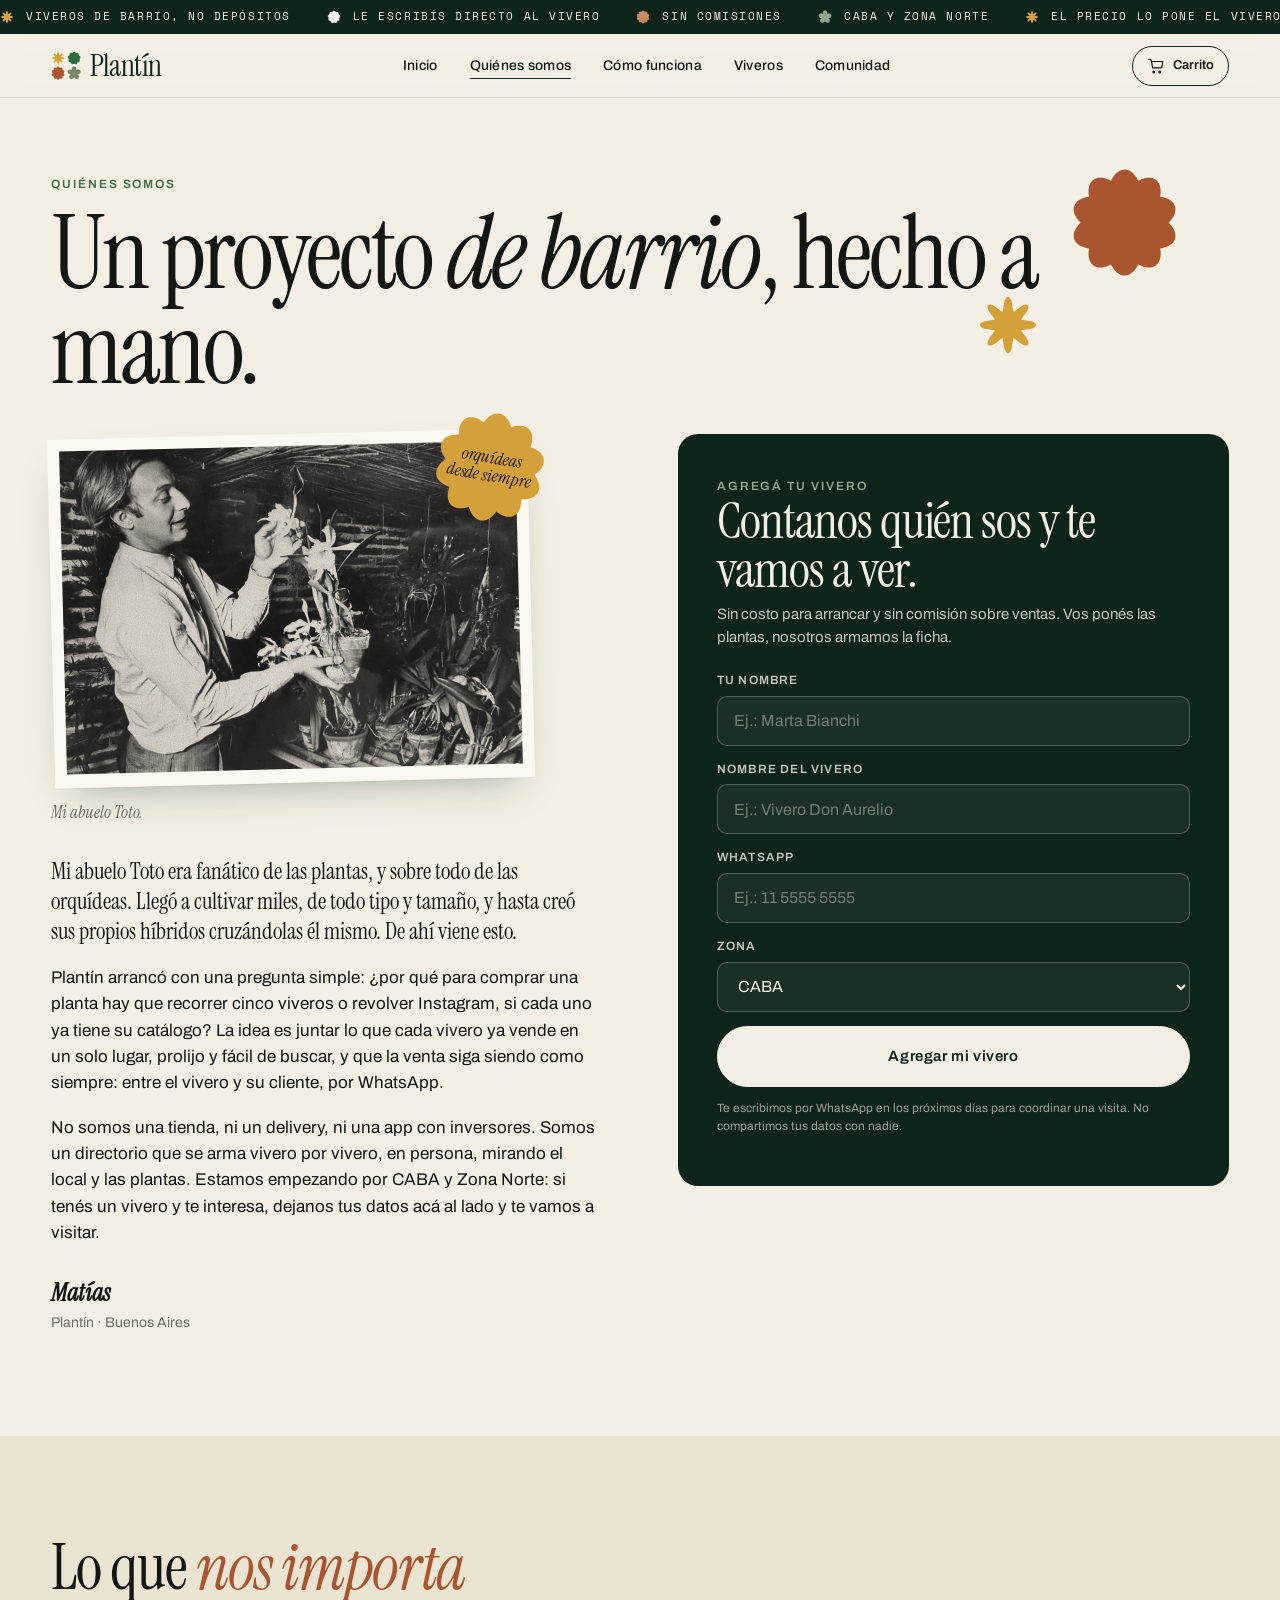
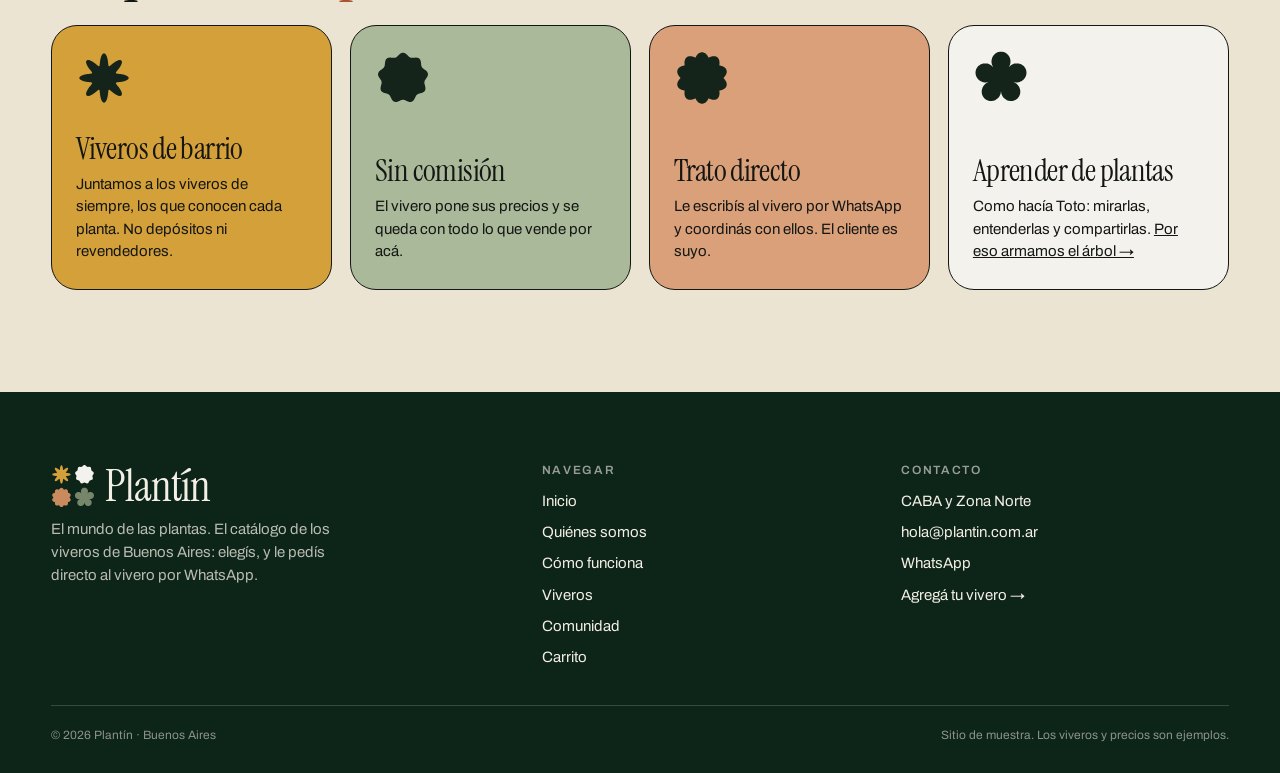
<file: quienes-somos.html>
<!doctype html>
<html lang="es-AR">
<head>
  <meta charset="utf-8">
  <meta name="viewport" content="width=device-width, initial-scale=1, viewport-fit=cover">
  <title>Quiénes somos — Plantín</title>
  <meta name="theme-color" content="#0d2419">
  <link rel="icon" href="data:image/svg+xml,<svg xmlns='http://www.w3.org/2000/svg' viewBox='0 0 100 100'><circle cx='50' cy='50' r='50' fill='%230d2419'/><text x='50' y='68' font-size='58' text-anchor='middle' fill='%23f4efe4' font-family='Georgia,serif' font-style='italic'>P</text></svg>">
  <link rel="preconnect" href="https://fonts.googleapis.com">
  <link rel="preconnect" href="https://fonts.gstatic.com" crossorigin>
  <link href="https://fonts.googleapis.com/css2?family=Archivo:wght@400;500;600;700&family=Instrument+Serif:ital@0;1&family=Space+Mono:wght@400;700&display=swap" rel="stylesheet">
  <link rel="stylesheet" href="css/style.css">
</head>
<body>
  <main>
    <section class="page-head wrap qs-head">
      <span class="eyebrow">Quiénes somos</span>
      <h1>Un proyecto <em>de barrio</em>, hecho a mano.</h1>
      <span class="qs-deco q1" data-forma="scallop" data-color="#A9552F" aria-hidden="true"></span>
      <span class="qs-deco q2" data-forma="star" data-color="#D4A03A" aria-hidden="true"></span>
    </section>

    <section class="wrap about">
      <div class="txt">
        <figure class="archivo reveal">
          <span class="print-sticker" aria-hidden="true"><span data-forma="scallop" data-color="#D4A03A"></span><i>orquídeas<br>desde siempre</i></span>
          <div class="print"><img src="img/toto-lg.jpg" alt="Mi abuelo Toto mirando una orquídea en flor, rodeado de sus plantas"></div>
          <figcaption>Mi abuelo Toto.</figcaption>
        </figure>
        <p>Mi abuelo Toto era fanático de las plantas, y sobre todo de las orquídeas. Llegó a cultivar miles, de todo tipo y tamaño, y hasta creó sus propios híbridos cruzándolas él mismo. De ahí viene esto.</p>
        <p>Plantín arrancó con una pregunta simple: ¿por qué para comprar una planta hay que recorrer cinco viveros o revolver Instagram, si cada uno ya tiene su catálogo? La idea es juntar lo que cada vivero ya vende en un solo lugar, prolijo y fácil de buscar, y que la venta siga siendo como siempre: entre el vivero y su cliente, por WhatsApp.</p>
        <p>No somos una tienda, ni un delivery, ni una app con inversores. Somos un directorio que se arma vivero por vivero, en persona, mirando el local y las plantas. Estamos empezando por CABA y Zona Norte: si tenés un vivero y te interesa, dejanos tus datos acá al lado y te vamos a visitar.</p>
        <div class="sig"><b>Matías</b>Plantín · Buenos Aires</div>
      </div>

      <div class="form-card" id="sumate">
        <span class="eyebrow">Agregá tu vivero</span>
        <h2>Contanos quién sos y te vamos a ver.</h2>
        <p class="sub">Sin costo para arrancar y sin comisión sobre ventas. Vos ponés las plantas, nosotros armamos la ficha.</p>
        <form id="form" novalidate>
          <div class="field"><label for="nombre">Tu nombre</label><input id="nombre" name="nombre" placeholder="Ej.: Marta Bianchi" required></div>
          <div class="field"><label for="vivero">Nombre del vivero</label><input id="vivero" name="vivero" placeholder="Ej.: Vivero Don Aurelio" required></div>
          <div class="field"><label for="wsp">WhatsApp</label><input id="wsp" name="wsp" type="tel" inputmode="tel" placeholder="Ej.: 11 5555 5555" required></div>
          <div class="field"><label for="zona">Zona</label>
            <select id="zona" name="zona">
              <option value="CABA">CABA</option>
              <option value="Zona Norte">Zona Norte</option>
              <option value="Otra">Otra</option>
            </select>
          </div>
          <button class="btn btn-light btn-lg btn-block" type="submit">Agregar mi vivero</button>
          <p class="fine">Te escribimos por WhatsApp en los próximos días para coordinar una visita. No compartimos tus datos con nadie.</p>
        </form>
        <div class="form-ok" id="ok" hidden>
          <h3>¡Gracias!</h3>
          <p id="okMsg"></p>
          <p style="margin-top:18px"><a class="btn btn-light" id="okWa" href="#" target="_blank" rel="noopener">Mandarnos el mensaje por WhatsApp</a></p>
          <p class="fine">Si el chat no se abrió solo, tocá el botón.</p>
        </div>
      </div>
    </section>

    <section class="valores">
      <div class="wrap">
        <div class="sec-head"><h2>Lo que <em>nos importa</em></h2></div>
        <div class="valores-grid">
          <div class="valor v1"><span data-forma="star" data-color="#14241A"></span><h3>Viveros de barrio</h3><p>Juntamos a los viveros de siempre, los que conocen cada planta. No depósitos ni revendedores.</p></div>
          <div class="valor v2"><span data-forma="wavy" data-color="#14241A"></span><h3>Sin comisión</h3><p>El vivero pone sus precios y se queda con todo lo que vende por acá.</p></div>
          <div class="valor v3"><span data-forma="scallop" data-color="#14241A"></span><h3>Trato directo</h3><p>Le escribís al vivero por WhatsApp y coordinás con ellos. El cliente es suyo.</p></div>
          <div class="valor v4"><span data-forma="clover" data-color="#14241A"></span><h3>Aprender de plantas</h3><p>Como hacía Toto: mirarlas, entenderlas y compartirlas. <a href="comunidad.html">Por eso armamos el árbol →</a></p></div>
        </div>
      </div>
    </section>
  </main>

  <script src="js/data.js"></script>
  <script src="js/app.js"></script>
  <script src="js/logo.js"></script>
  <script>
    function initPage() {
      const form = $('#form');
      form.addEventListener('submit', e => {
        e.preventDefault();
        const d = Object.fromEntries(new FormData(form).entries());
        const faltan = ['nombre', 'vivero', 'wsp'].filter(k => !d[k] || !d[k].trim());
        if (faltan.length) { $('#' + faltan[0]).focus(); toast('Completá tu nombre, el vivero y tu WhatsApp.'); return; }

        // Sin backend: el "envío" es un mensaje de WhatsApp al número de Plantín con los datos cargados.
        const msg = `Hola Plantín! Soy ${d.nombre.trim()} de ${d.vivero.trim()} (${d.zona}). Quiero agregar mi vivero a Plantín. Mi WhatsApp: ${d.wsp.trim()}.`;
        const link = waLink(PLANTIN_WHATSAPP, msg);
        Metricas.registrar('form_vivero', { zona: d.zona });
        try { localStorage.setItem('plantin_lead', JSON.stringify({ ...d, fecha: new Date().toISOString() })); } catch {}
        $('#okMsg').textContent = `${d.nombre.trim()}, anotamos a ${d.vivero.trim()}. Te escribimos en los próximos días.`;
        $('#okWa').href = link;
        form.hidden = true; $('#ok').hidden = false;
        window.open(link, '_blank', 'noopener');
      });
    }
  </script>
</body>
</html>
</file>
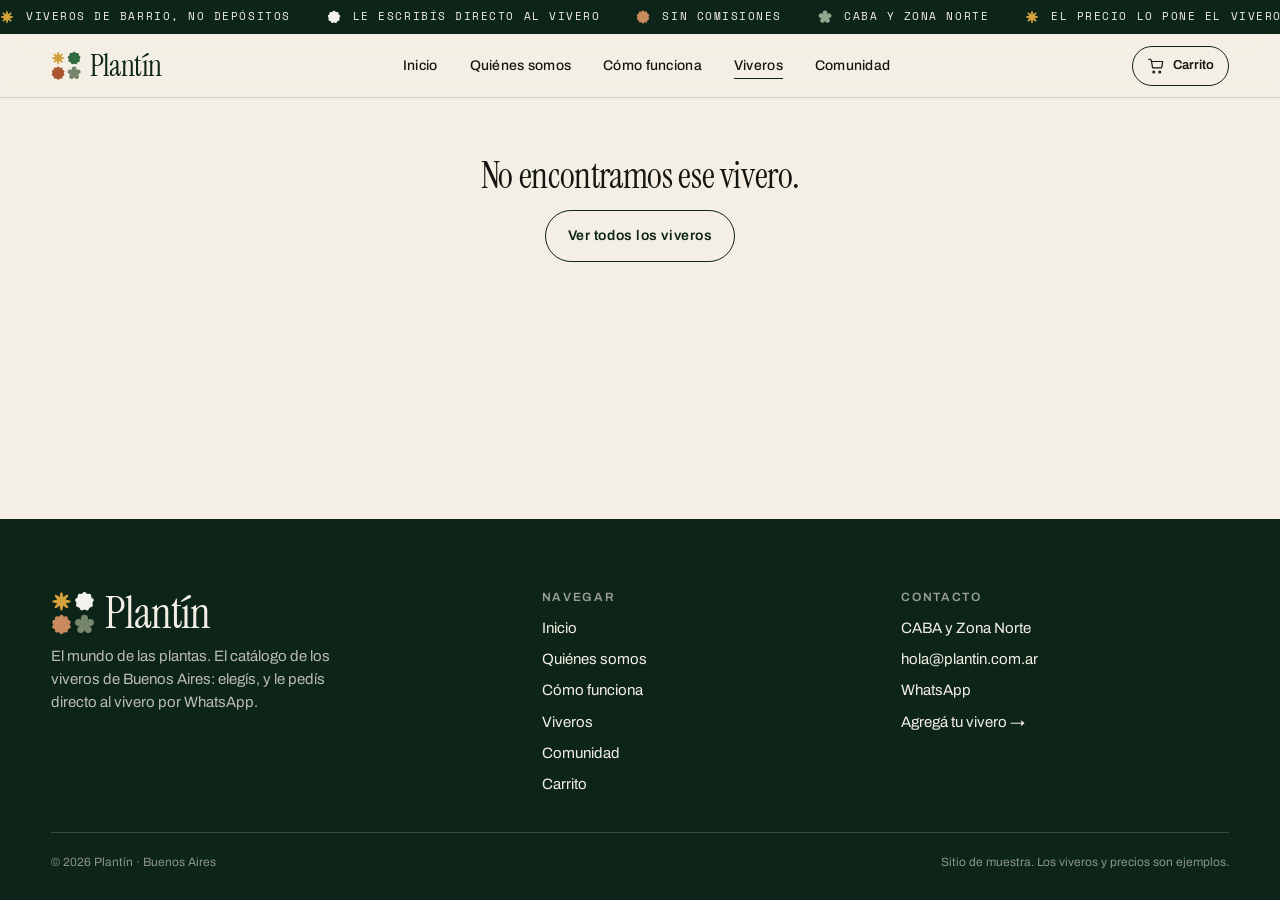
<file: vivero.html>
<!doctype html>
<html lang="es-AR">
<head>
  <meta charset="utf-8">
  <meta name="viewport" content="width=device-width, initial-scale=1, viewport-fit=cover">
  <title>Vivero — Plantín</title>
  <meta name="theme-color" content="#0d2419">
  <link rel="icon" href="data:image/svg+xml,<svg xmlns='http://www.w3.org/2000/svg' viewBox='0 0 100 100'><circle cx='50' cy='50' r='50' fill='%230d2419'/><text x='50' y='68' font-size='58' text-anchor='middle' fill='%23f4efe4' font-family='Georgia,serif' font-style='italic'>P</text></svg>">
  <link rel="preconnect" href="https://fonts.googleapis.com">
  <link rel="preconnect" href="https://fonts.gstatic.com" crossorigin>
  <link href="https://fonts.googleapis.com/css2?family=Archivo:wght@400;500;600;700&family=Instrument+Serif:ital@0;1&family=Space+Mono:wght@400;700&display=swap" rel="stylesheet">
  <link rel="stylesheet" href="css/style.css">
</head>
<body>
  <main>
    <div class="wrap vd" id="vd"></div>
    <section class="vd-cat" id="vdCat">
      <div class="wrap">
        <div class="vd-cat-head" id="catHead"></div>
        <div class="filtros" id="filtros"></div>
        <div id="catalog"></div>
      </div>
    </section>
  </main>

  <script src="js/data.js"></script>
  <script src="js/app.js"></script>
  <script src="js/logo.js"></script>
  <script src="js/carteles.js"></script>
  <script>
    function initPage() {
      const v = vivero(param('id'));
      if (!v) { $('#vdCat').remove(); $('#vd').outerHTML = `<section class="wrap empty"><h3>No encontramos ese vivero.</h3><p><a class="btn btn-ghost" href="viveros.html">Ver todos los viveros</a></p></section>`; return; }
      document.title = `${v.nombre} — Plantín`;
      Metricas.registrar('ver_vivero', { id: v.id });

      // La página entera toma la identidad del vivero
      document.body.classList.add('marca');
      document.body.style.cssText += marcaVars(v);
      if (v.marca) $('meta[name="theme-color"]').content = v.marca.bg;

      const plantas = ordenar(PLANTAS.filter(p => p.vivero === v.id), 'destacados');
      const cats = CATEGORIAS.filter(c => plantas.some(p => p.cat === c.id));
      const hola = `Hola ${v.nombre}! Los encontré en Plantín y quería hacerles una consulta.`;

      $('#vd').innerHTML = `
        <div class="vd-poster">${cartel(v)}</div>
        <div class="vd-panel">
          <a class="vd-back" href="viveros.html">← Todos los viveros</a>
          <div class="vd-kicker">${v.especialidad} ${tagEjemplo(v)}</div>
          <h1>${v.nombre}</h1>
          <p class="vd-lead">${v.descripcion}</p>
          <dl class="vd-stats">
            <div><dt>Zona</dt><dd>${v.barrio} · ${ZONAS[v.zona]}</dd></div>
            <div><dt>Dirección</dt><dd>${v.direccion}</dd></div>
            <div><dt>Horario</dt><dd>${v.horario}</dd></div>
            <div><dt>Entrega</dt><dd>${v.entrega}</dd></div>
            <div><dt>En el rubro</dt><dd>${v.anios} años</dd></div>
            <div><dt>Pedidos</dt><dd>Por WhatsApp, desde el carrito</dd></div>
          </dl>
          <a class="vd-wa" onclick="Metricas.registrar('consulta_whatsapp', { vivero: '${v.id}' })" href="${waLink(v.whatsapp, hola)}" target="_blank" rel="noopener">${ICON.wa}Escribirle por WhatsApp</a>
        </div>`;

      // El catálogo va abajo, a todo el ancho, para que los productos se vean grandes
      $('#catHead').innerHTML = `<h2>Su catálogo</h2><span>${String(plantas.length).padStart(2, '0')} ${plantas.length === 1 ? 'producto' : 'productos'}</span>`;

      // Filtros del catálogo en un botón "Filtros": categoría, precio y por mayor. Solo aparecen los grupos que tienen sentido.
      const f = { cat: 'todas', precio: 'todos', mayorista: false };
      const grupos = [];
      if (cats.length > 1) grupos.push({ key: 'cat', label: 'Categoría', opciones: [{ v: 'todas', t: 'Todo' }, ...cats.map(c => ({ v: c.id, t: c.nombre }))] });
      const precios = opcionesPrecio(plantas);
      if (precios.length > 2) grupos.push({ key: 'precio', label: 'Precio', opciones: precios });
      if (plantas.some(p => p.mayorista)) grupos.push({ key: 'mayorista', label: 'Pedido', toggle: true, opciones: [{ v: '1', t: 'Por mayor' }] });

      const cuenta = n => `<span class="fcuenta">${n} de ${plantas.length}</span>`;
      function renderCatalog() {
        const rango = RANGOS_PRECIO.find(r => r.id === f.precio);
        const list = plantas.filter(p =>
          (f.cat === 'todas' || p.cat === f.cat) &&
          (!rango || enRango(p.precio, rango)) &&
          (!f.mayorista || p.mayorista));
        barra.setDerecha(cuenta(list.length));
        $('#catalog').innerHTML = list.length ? `
          <div class="vd-grid">${list.map(p => `
            <a class="vd-card" href="planta.html?id=${p.id}">
              <div class="fr">${tagEjemplo(p, 'sobre-foto')}<img src="${img(p.img)}" ${srcset(p.img)} sizes="(max-width: 560px) 50vw, 420px" alt="${p.nombre}" loading="lazy"></div>
              <div class="n">${p.nombre}</div>
              <div class="p">${p.servicio ? '<span class="serv-tag">Servicio</span> A consultar' : fmt(p.precio)}</div>
              ${p.mayorista ? `<div class="may">Por mayor: ${fmt(p.mayorista.precio)} c/u desde ${p.mayorista.min} u.</div>` : ''}
            </a>`).join('')}
          </div>` : plantas.length ? `<p class="vd-vacio">No hay productos con esos filtros.</p>` : `<p class="vd-vacio">Todavía no publicaron productos.</p>`;
      }
      const barra = grupos.length ? barraFiltros($('#filtros'), { grupos, estado: f, onChange: renderCatalog }) : { setDerecha() {} };
      renderCatalog();
    }
  </script>
</body>
</html>
</file>
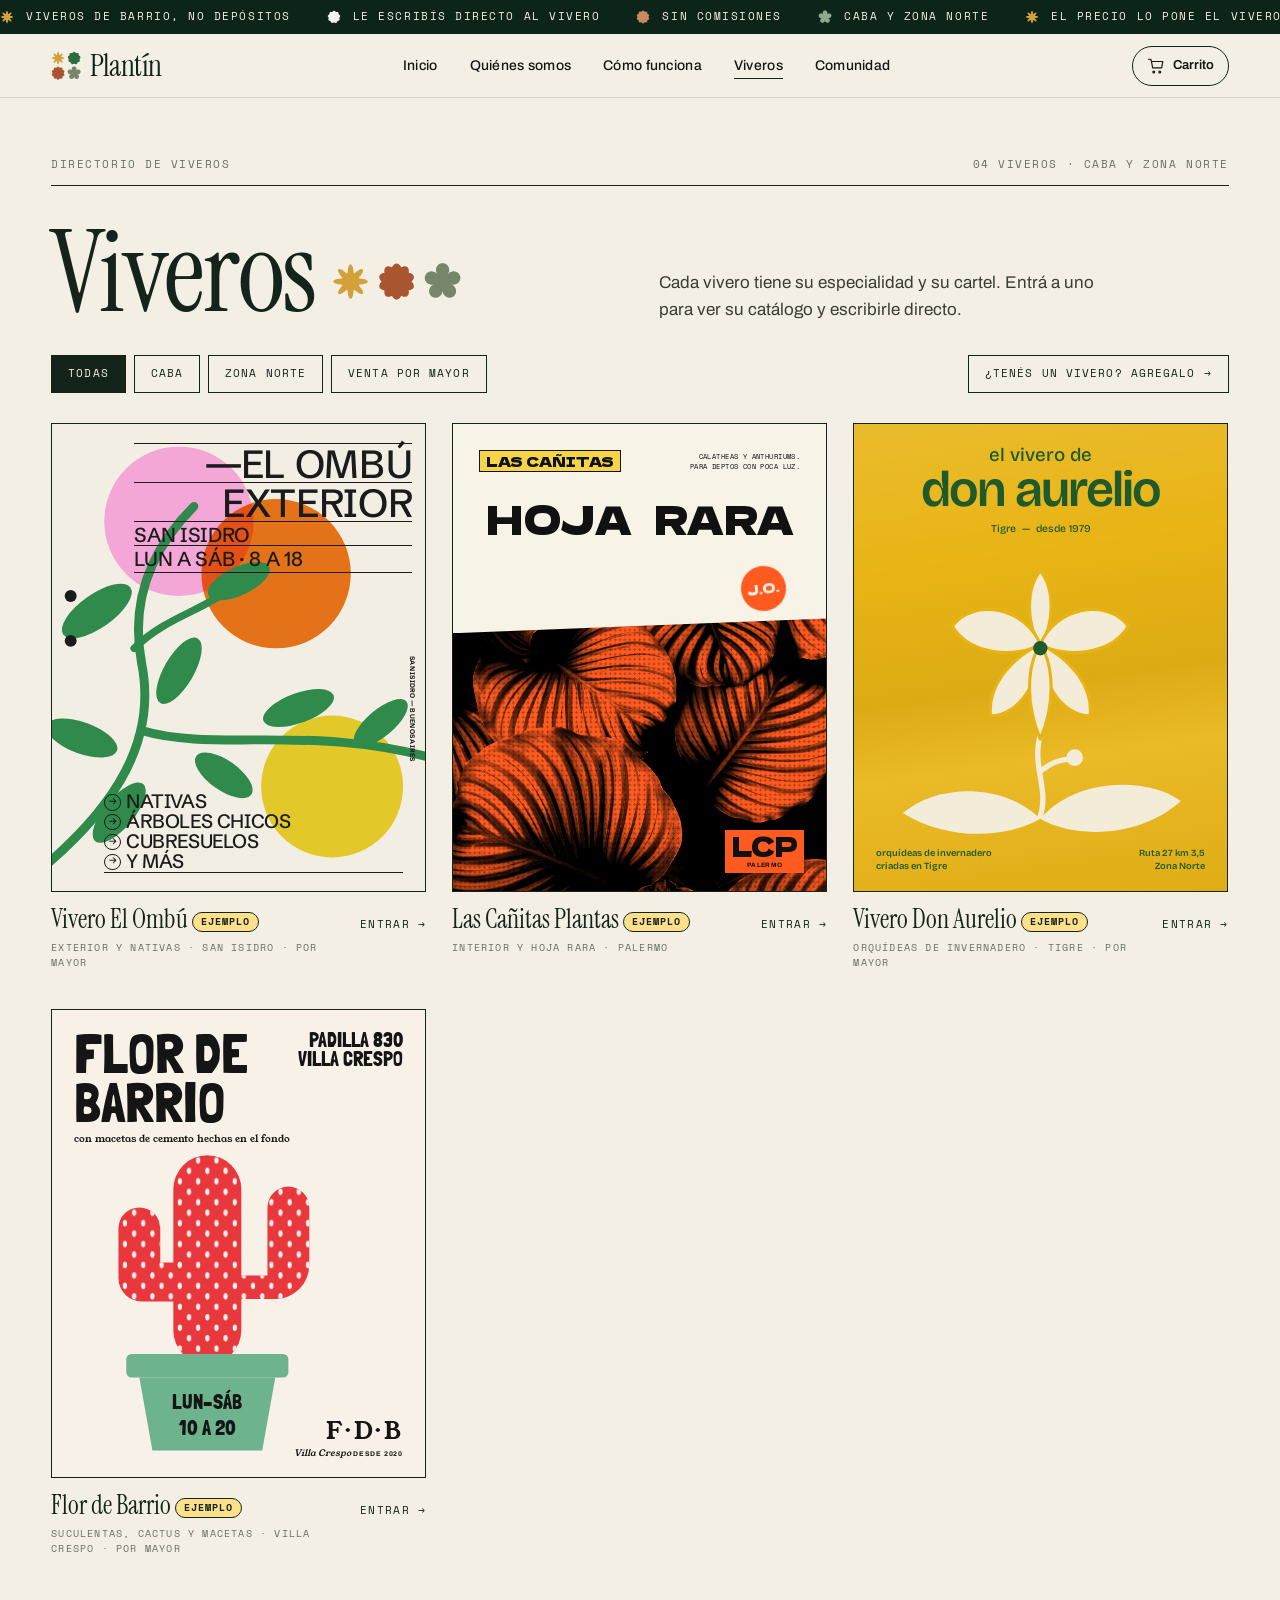
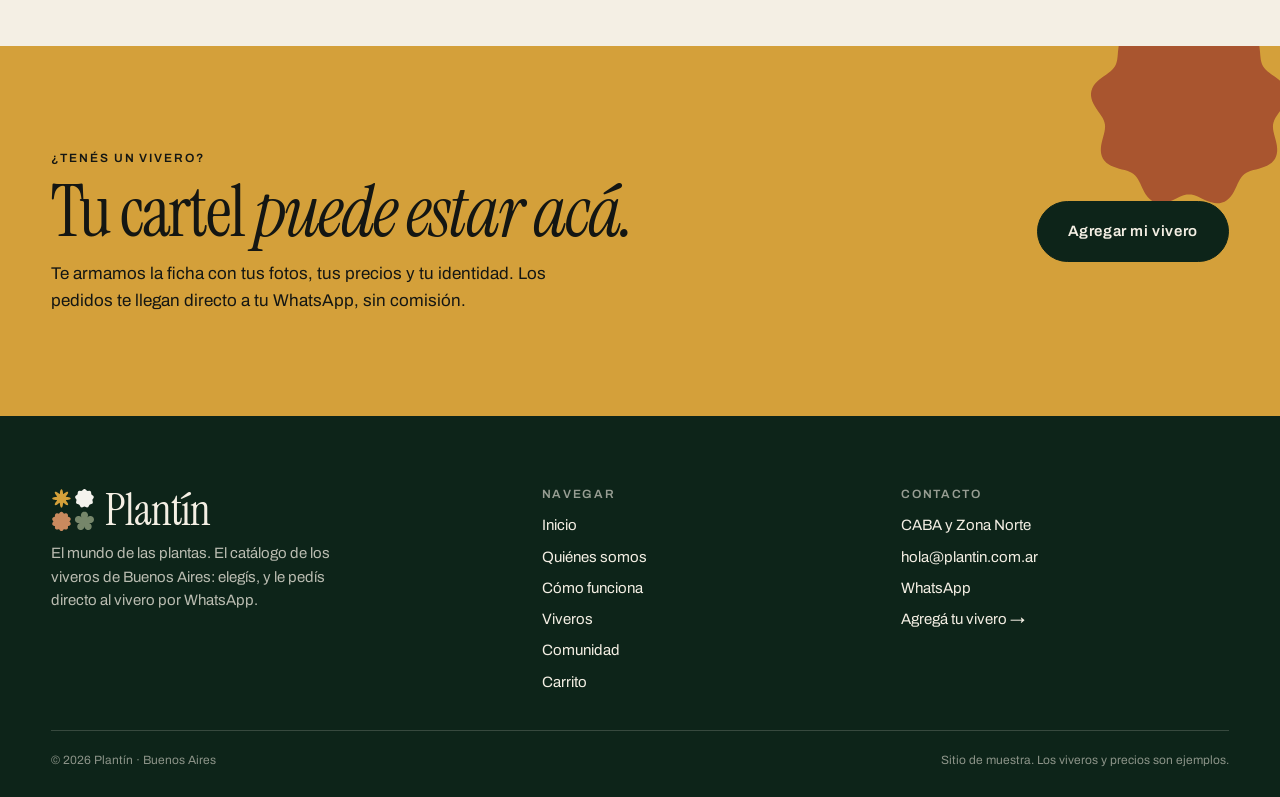
<file: viveros.html>
<!doctype html>
<html lang="es-AR">
<head>
  <meta charset="utf-8">
  <meta name="viewport" content="width=device-width, initial-scale=1, viewport-fit=cover">
  <title>Viveros — Plantín</title>
  <meta name="theme-color" content="#0d2419">
  <link rel="icon" href="data:image/svg+xml,<svg xmlns='http://www.w3.org/2000/svg' viewBox='0 0 100 100'><circle cx='50' cy='50' r='50' fill='%230d2419'/><text x='50' y='68' font-size='58' text-anchor='middle' fill='%23f4efe4' font-family='Georgia,serif' font-style='italic'>P</text></svg>">
  <link rel="preconnect" href="https://fonts.googleapis.com">
  <link rel="preconnect" href="https://fonts.gstatic.com" crossorigin>
  <link href="https://fonts.googleapis.com/css2?family=Archivo:wght@400;500;600;700&family=Instrument+Serif:ital@0;1&family=Space+Mono:wght@400;700&display=swap" rel="stylesheet">
  <link rel="stylesheet" href="css/style.css">
</head>
<body>
  <main>
    <section class="wrap dir-head">
      <div class="dir-top"><span>Directorio de viveros</span><span id="count"></span></div>
      <div class="dir-title">
        <h1>Viveros<span class="dir-formas" aria-hidden="true"><span data-forma="star" data-color="#D4A03A"></span><span data-forma="scallop" data-color="#A9552F"></span><span data-forma="clover" data-color="#76866A"></span></span></h1>
        <p>Cada vivero tiene su especialidad y su cartel. Entrá a uno para ver su catálogo y escribirle directo.</p>
      </div>
      <div class="dir-chips" id="zonaPills">
        <button class="chip" data-z="todas">Todas</button>
        <button class="chip" data-z="caba">CABA</button>
        <button class="chip" data-z="norte">Zona Norte</button>
        <button class="chip" id="mayChip" aria-pressed="false">Venta por mayor</button>
        <a class="chip chip-link" href="quienes-somos.html#sumate">¿Tenés un vivero? Agregalo →</a>
      </div>
    </section>
    <section class="wrap">
      <div class="vgrid" id="list"></div>
    </section>

    <section class="cta-band">
      <div class="wrap cta-inner">
        <span class="cta-deco d1" data-forma="wavy" data-color="#A9552F"></span>
        <div>
          <span class="eyebrow">¿Tenés un vivero?</span>
          <h2>Tu cartel <em>puede estar acá.</em></h2>
          <p>Te armamos la ficha con tus fotos, tus precios y tu identidad. Los pedidos te llegan directo a tu WhatsApp, sin comisión.</p>
        </div>
        <a class="btn btn-lg" href="quienes-somos.html#sumate">Agregar mi vivero</a>
      </div>
    </section>
  </main>

  <script src="js/data.js"></script>
  <script src="js/app.js"></script>
  <script src="js/logo.js"></script>
  <script src="js/carteles.js"></script>
  <script>
    function initPage() {
      const pills = $('#zonaPills');
      let soloMayorista = false;
      const paint = () => {
        $$('button[data-z]', pills).forEach(b => b.classList.toggle('on', b.dataset.z === Zona.get()));
        $('#mayChip').classList.toggle('on', soloMayorista);
        $('#mayChip').setAttribute('aria-pressed', soloMayorista);
      };
      pills.onclick = e => {
        const b = e.target.closest('button.chip'); if (!b) return;
        if (b.id === 'mayChip') soloMayorista = !soloMayorista; else Zona.set(b.dataset.z);
        paint(); render();
      };
      paint();
      function render() {
        const z = Zona.get();
        const list = VIVEROS.filter(v => (z === 'todas' || v.zona === z) && (!soloMayorista || vendeMayorista(v)));
        $('#count').textContent = `${String(list.length).padStart(2, '0')} ${list.length === 1 ? 'vivero' : 'viveros'} · ${Zona.label(z)}`;
        $('#list').innerHTML = list.length ? list.map(viveroCard).join('') : `<p class="muted">Ningún vivero con esos filtros.</p>`;
      }
      render();
    }
  </script>
</body>
</html>
</file>
<file: css/style.css>
/* =====================================================================
   Plantín — hoja de estilos
   Paleta: verdes profundos + tierra + crema. Tipografía display serif.
   ===================================================================== */

:root {
  --bosque: #0d2419;
  --verde: #1c4a31;
  --musgo: #3d6b4b;
  --salvia: #8fa88f;
  --crema: #f4efe4;
  --crema-2: #ebe4d3;
  --arena: #ddd3bd;
  --tierra: #7d4f2f;
  --arcilla: #b8683f;
  --tinta: #141613;
  --gris: #6b6f66;
  --linea: rgba(20, 22, 19, 0.14);
  --mostaza: #D4A03A;
  --terracota: #A9552F;
  --wa: #128c4a;
  --wa-hover: #0f7a40;

  --display: 'Instrument Serif', 'Times New Roman', Georgia, serif;
  --sans: 'Archivo', 'Helvetica Neue', Arial, sans-serif;
  --mono: 'Space Mono', ui-monospace, 'Courier New', monospace;

  --gutter: clamp(16px, 4vw, 56px);
  --maxw: 1360px;
  --radius: 4px;
  --nav-h: 64px;
}

*, *::before, *::after { box-sizing: border-box; }

html { scroll-behavior: smooth; -webkit-text-size-adjust: 100%; }

body {
  margin: 0;
  background: var(--crema);
  color: var(--tinta);
  font-family: var(--sans);
  font-size: 16px;
  line-height: 1.55;
  -webkit-font-smoothing: antialiased;
}

img { max-width: 100%; display: block; }
[hidden] { display: none !important; }
a { color: inherit; text-decoration: none; }
button { font: inherit; color: inherit; cursor: pointer; }
input, select, textarea { font: inherit; color: inherit; }
::selection { background: var(--verde); color: var(--crema); }

h1, h2, h3, h4 { font-family: var(--display); font-weight: 400; line-height: 1; margin: 0; letter-spacing: -0.01em; }
h1 em, h2 em, h3 em, .display em { font-style: italic; }

.wrap { width: min(100% - 2 * var(--gutter), var(--maxw)); margin-inline: auto; }

.eyebrow {
  font-family: var(--sans);
  font-size: 12px;
  font-weight: 600;
  letter-spacing: 0.16em;
  text-transform: uppercase;
  color: var(--musgo);
}
.muted { color: var(--gris); }
.lead { font-size: clamp(17px, 1.6vw, 21px); line-height: 1.5; max-width: 60ch; }

/* ------------------------------------------------------------------ */
/* Botones                                                             */
/* ------------------------------------------------------------------ */
.btn {
  display: inline-flex; align-items: center; justify-content: center; gap: 10px;
  padding: 14px 22px;
  border: 1px solid var(--bosque);
  background: var(--bosque); color: var(--crema);
  border-radius: 999px;
  font-size: 14px; font-weight: 600; letter-spacing: 0.04em;
  transition: background .18s ease, color .18s ease, transform .12s ease;
  white-space: nowrap;
}
.btn:hover { background: var(--verde); border-color: var(--verde); }
.btn:active { transform: translateY(1px); }
.btn-ghost { background: transparent; color: var(--bosque); }
.btn-ghost:hover { background: var(--bosque); color: var(--crema); }
.btn-light { background: var(--crema); color: var(--bosque); border-color: var(--crema); }
.btn-light:hover { background: #fff; border-color: #fff; }
.btn-wa { background: var(--wa); border-color: var(--wa); color: #fff; }
.btn-wa:hover { background: var(--wa-hover); border-color: var(--wa-hover); }
.btn-lg { padding: 18px 30px; font-size: 15px; }
.btn-block { width: 100%; }
.btn svg { width: 18px; height: 18px; flex: none; }

/* ------------------------------------------------------------------ */
/* Navbar                                                              */
/* ------------------------------------------------------------------ */
.nav {
  position: sticky; top: 0; z-index: 50;
  height: var(--nav-h);
  background: rgba(244, 239, 228, 0.88);
  backdrop-filter: blur(10px); -webkit-backdrop-filter: blur(10px);
  border-bottom: 1px solid var(--linea);
}
.nav .wrap { height: 100%; display: flex; align-items: center; justify-content: space-between; gap: 24px; }
.brand { font-family: var(--display); font-size: 30px; letter-spacing: -0.02em; line-height: 1; color: var(--bosque); display: flex; align-items: baseline; gap: 6px; }
.nav-links { display: flex; gap: 32px; list-style: none; margin: 0; padding: 0; }
.nav-links a { font-size: 14px; font-weight: 500; letter-spacing: 0.02em; color: var(--tinta); position: relative; padding: 6px 0; }
.nav-links a::after { content: ''; position: absolute; left: 0; right: 0; bottom: 0; height: 1px; background: var(--bosque); transform: scaleX(0); transform-origin: left; transition: transform .2s ease; }
.nav-links a:hover::after, .nav-links a.active::after { transform: scaleX(1); }
.nav-right { display: flex; align-items: center; gap: 10px; }
.cart-btn {
  position: relative; display: inline-flex; align-items: center; gap: 8px;
  height: 40px; padding: 0 14px; border-radius: 999px;
  border: 1px solid var(--bosque); background: transparent; font-size: 13px; font-weight: 600;
}
.cart-btn:hover { background: var(--bosque); color: var(--crema); }
.cart-btn svg { width: 18px; height: 18px; }
.cart-count { min-width: 20px; height: 20px; padding: 0 6px; border-radius: 999px; background: var(--arcilla); color: #fff; font-size: 11px; font-weight: 700; display: inline-flex; align-items: center; justify-content: center; }
.cart-count[data-n="0"] { display: none; }
.burger { display: none; width: 40px; height: 40px; border: 1px solid var(--bosque); border-radius: 999px; background: transparent; align-items: center; justify-content: center; }
.burger span { display: block; width: 16px; height: 1.5px; background: var(--bosque); box-shadow: 0 -5px 0 var(--bosque), 0 5px 0 var(--bosque); }

.mobile-menu {
  position: fixed; inset: 0; z-index: 60;
  background: var(--bosque); color: var(--crema);
  display: flex; flex-direction: column; padding: 24px var(--gutter);
  transform: translateY(-100%); transition: transform .35s cubic-bezier(.7,0,.2,1);
}
.mobile-menu.open { transform: translateY(0); }
.mobile-menu .top { display: flex; justify-content: space-between; align-items: center; }
.mobile-menu .brand { color: var(--crema); }
.mobile-menu .close { width: 40px; height: 40px; border-radius: 999px; border: 1px solid rgba(244,239,228,.4); background: transparent; color: var(--crema); font-size: 20px; }
.mobile-menu ul { list-style: none; margin: auto 0; padding: 0; }
.mobile-menu li a { font-family: var(--display); font-size: clamp(44px, 12vw, 72px); line-height: 1.05; display: block; padding: 6px 0; color: var(--crema); }
.mobile-menu li a.active { color: var(--salvia); font-style: italic; }
.mobile-menu .foot { font-size: 13px; opacity: .7; }

@media (max-width: 860px) {
  .nav-links { display: none; }
  .burger { display: inline-flex; }
  .cart-btn .label { display: none; }
  .cart-btn { padding: 0 12px; }
}

/* ------------------------------------------------------------------ */
/* Splash: las cuatro familias del logo (1c) entran de a una, bailan    */
/* un poco y se acomodan al lado de "Plantín". Formas: js/logo.js.      */
/* ------------------------------------------------------------------ */
.splash {
  position: fixed; inset: 0; z-index: 100;
  background: var(--bosque); color: var(--crema);
  display: flex; flex-direction: column; align-items: center; justify-content: center;
  text-align: center; gap: 26px;
  --F: clamp(60px, 15vw, 160px); /* tamaño del wordmark */
  --big: 2.4;                    /* cuánto más grande nace el logo antes de acomodarse */
  --shift: 0px;                  /* corrimiento para que el logo nazca centrado (lo mide js/splash.js) */
}
.splash.out { animation: splashOut .6s ease forwards; }
.lockup { display: inline-flex; align-items: center; gap: .2em; font-family: var(--display); font-size: var(--F); line-height: 1; letter-spacing: -0.03em; }
.lockup .mk { display: grid; grid-template-columns: 1fr 1fr; gap: .06em; width: .82em; height: .82em; flex: none; transform: translateX(var(--shift)) scale(var(--big)); }
.lockup .sh { display: block; opacity: 0; transform: scale(0); }
.lockup .sh svg { display: block; width: 100%; height: 100%; overflow: visible; }
.lockup .word { clip-path: inset(0 100% 0 0); }
.splash .sub { font-size: clamp(14px, 1.5vw, 18px); opacity: 0; letter-spacing: 0.02em; }
.splash .sub em { font-family: var(--display); font-style: italic; font-size: 1.25em; }

/* Línea de tiempo (arranca cuando js/splash.js agrega .go) */
/* 1 · entrada: cada familia con su gesto */
.splash.go .sh.s1 { animation: shStar .75s cubic-bezier(.2,1.4,.4,1) .15s forwards; }
.splash.go .sh.s2 { animation: shWavy .8s cubic-bezier(.3,1.2,.4,1) .32s forwards; }
.splash.go .sh.s3 { animation: shScallop .8s cubic-bezier(.2,1.3,.4,1) .49s forwards; }
.splash.go .sh.s4 { animation: shClover .75s cubic-bezier(.2,1.5,.4,1) .66s forwards; }
/* 2 · movimiento continuo mientras dura el splash */
.splash.go .s1 svg { animation: spin 5s linear 1s infinite; }
.splash.go .s2 svg { animation: breathe 1.1s ease-in-out 1.1s infinite alternate; }
.splash.go .s3 svg { animation: spin 7s linear 1.2s infinite reverse; }
.splash.go .s4 svg { animation: sway 1s ease-in-out 1.3s infinite alternate; }
/* 3 · el logo se achica, se corre y aparece la palabra */
.splash.go .mk { animation: settle .8s cubic-bezier(.4,0,.2,1) 1.75s forwards; }
.splash.go .word { animation: wordIn .7s cubic-bezier(.4,0,.2,1) 2.1s forwards; }
.splash.go .sub { animation: fadeUp .6s ease 2.7s forwards; }

@keyframes shStar { from { opacity: 0; transform: translateY(-60%) rotate(-200deg) scale(0); } to { opacity: 1; transform: none; } }
@keyframes shWavy { 0% { opacity: 0; transform: scale(0); } 55% { opacity: 1; transform: scale(1.22); } 75% { transform: scale(.92); } 100% { opacity: 1; transform: none; } }
@keyframes shScallop { from { opacity: 0; transform: rotate(120deg) scale(0); } to { opacity: 1; transform: none; } }
@keyframes shClover { from { opacity: 0; transform: translateY(70%) scale(.2); } to { opacity: 1; transform: none; } }
@keyframes settle { to { transform: translateX(0) scale(1); } }
@keyframes wordIn { to { clip-path: inset(0 0 0 0); } }
@keyframes fadeUp { from { opacity: 0; transform: translateY(8px); } to { opacity: 1; transform: none; } }
@keyframes splashOut { to { opacity: 0; visibility: hidden; } }
body.splash-on { overflow: hidden; }

/* ------------------------------------------------------------------ */
/* Home: buscador y portadas de categoría                              */
/* ------------------------------------------------------------------ */

.search-row { display: flex; gap: 12px; margin-top: 36px; flex-wrap: wrap; align-items: stretch; }
.search { position: relative; flex: 1 1 380px; }
.search input {
  width: 100%; height: 58px; padding: 0 20px 0 52px;
  border: 1px solid var(--bosque); border-radius: 999px;
  background: #fff; font-size: 16px; outline: none;
}
.search input:focus { box-shadow: 0 0 0 3px rgba(28,74,49,.15); }
.search svg { position: absolute; left: 20px; top: 50%; transform: translateY(-50%); width: 20px; height: 20px; color: var(--musgo); pointer-events: none; }
.search-results {
  position: absolute; top: calc(100% + 8px); left: 0; right: 0; z-index: 20;
  background: #fff; border: 1px solid var(--linea); border-radius: 12px; overflow: hidden;
  box-shadow: 0 16px 40px rgba(13,36,25,.14);
  display: none;
}
.search-results.open { display: block; }
.search-results a { display: flex; align-items: center; gap: 14px; padding: 10px 14px; border-bottom: 1px solid var(--linea); }
.search-results a:last-child { border-bottom: 0; }
.search-results a:hover { background: var(--crema); }
.search-results img { width: 44px; height: 44px; object-fit: cover; border-radius: 6px; }
.search-results .n { font-family: var(--display); font-size: 19px; line-height: 1.1; }
.search-results .m { font-size: 12px; color: var(--gris); }
.search-results .all { justify-content: center; font-size: 13px; font-weight: 600; color: var(--musgo); }

.zona-toggle { display: inline-flex; border: 1px solid var(--bosque); border-radius: 999px; padding: 4px; background: #fff; height: 58px; }
.zona-toggle button { border: 0; background: transparent; padding: 0 18px; border-radius: 999px; font-size: 14px; font-weight: 600; color: var(--gris); }
.zona-toggle button.on { background: var(--bosque); color: var(--crema); }

/* Portadas de categoría (diseño/Plantin - Portadas de categoria.html): tarjeta 4:5, foto inset arriba,
   nombre grande en sans abajo, nombre latino en serif itálica y nota en mono. Todo escala con cqw. */
.tiles { display: grid; grid-template-columns: repeat(3, 1fr); gap: clamp(12px, 1.6vw, 22px); padding: 8px 0 clamp(48px, 7vw, 96px); }
.tile {
  position: relative; display: block; container-type: inline-size; aspect-ratio: 4 / 5; overflow: hidden;
  background: #f9f7f1; border: 1px solid #d8d3c6; color: #14241a;
  transition: border-color .2s ease;
}
.tile:hover { border-color: #14241a; }
.tile img { position: absolute; left: 5cqw; top: 5cqw; width: 90cqw; height: 92cqw; object-fit: cover; transition: transform 1.2s cubic-bezier(.2,.7,.2,1); }
.tile:hover img { transform: scale(1.03); }
.tile .bottom { position: absolute; left: 5cqw; right: 5cqw; bottom: 4cqw; }
.tile .label { font-family: var(--sans); font-size: 14.5cqw; line-height: .82; letter-spacing: -0.04em; font-weight: 600; text-transform: uppercase; }
.tile .row { display: flex; align-items: flex-end; justify-content: space-between; gap: 3cqw; margin-top: 2.6cqw; }
.tile .latin { font-family: var(--display); font-style: italic; font-size: max(11px, 3.3cqw); line-height: 1.1; }
.tile .note { font-family: var(--mono); font-size: max(8px, 1.9cqw); letter-spacing: .1em; text-transform: uppercase; text-align: right; max-width: 48%; line-height: 1.7; }
@media (max-width: 860px) {
  .tiles { grid-template-columns: repeat(2, 1fr); gap: 10px; }
  .tile .note { display: none; }
  .tile .latin { font-size: max(12px, 3.3cqw); }
}


/* ------------------------------------------------------------------ */
/* Lenguaje de formas: las familias del logo como íconos y stickers     */
/* ------------------------------------------------------------------ */
.forma { display: block; width: 100%; height: 100%; }
@keyframes spin { to { transform: rotate(360deg); } }
@keyframes breathe { from { transform: scale(1); } to { transform: scale(1.1); } }
@keyframes sway { from { transform: rotate(-12deg); } to { transform: rotate(12deg); } }
@keyframes floaty { from { transform: translateY(0) rotate(0); } to { transform: translateY(-10px) rotate(8deg); } }

/* Cinta que corre arriba de la barra */
.ticker { position: relative; z-index: 51; height: 34px; overflow: hidden; display: flex; align-items: center; background: var(--bosque); color: var(--crema); font-family: var(--mono); font-size: 11px; letter-spacing: .14em; text-transform: uppercase; }
.ticker-track { display: flex; width: max-content; animation: tick 45s linear infinite; }
.ticker-track span { display: inline-flex; align-items: center; gap: 12px; padding-right: 36px; white-space: nowrap; }
.ticker .forma { width: 14px; height: 14px; }
@keyframes tick { to { transform: translateX(-50%); } }

/* Encabezados de sección */
.sec-head { display: flex; justify-content: space-between; align-items: end; gap: 20px; flex-wrap: wrap; margin-bottom: 26px; }
.sec-head h2 { font-size: clamp(38px, 5vw, 68px); letter-spacing: -0.02em; line-height: .95; }
.sec-head h2 em { color: var(--terracota); }
.sec-head .eyebrow { display: block; margin-bottom: 12px; }
.link-arrow { font-family: var(--mono); font-size: 12px; letter-spacing: .12em; text-transform: uppercase; border-bottom: 1px solid currentColor; padding-bottom: 3px; white-space: nowrap; }
.link-arrow:hover { opacity: .7; }
section.wrap.sec-head { padding-top: clamp(8px, 2vw, 24px); }

/* ------------------------------------------------------------------ */
/* Home                                                                */
/* ------------------------------------------------------------------ */
.hero2 { position: relative; overflow: hidden; padding: clamp(40px, 6vw, 88px) 0 clamp(56px, 8vw, 112px); background: var(--bosque); color: var(--crema); isolation: isolate; }
/* Fondo: luz cálida detrás del collage + estampado de formas + grano */
.hero2::before { content: ''; position: absolute; inset: 0; z-index: -2; background: radial-gradient(60% 70% at 78% 45%, rgba(212,160,58,.28), transparent 70%), radial-gradient(45% 60% at 8% 100%, rgba(143,168,143,.22), transparent 70%); }
.hero2::after { content: ''; position: absolute; inset: 0; z-index: -1; pointer-events: none; opacity: .18; mix-blend-mode: overlay;
  background-image: url("data:image/svg+xml,%3Csvg xmlns='http://www.w3.org/2000/svg' width='180' height='180'%3E%3Cfilter id='n'%3E%3CfeTurbulence type='fractalNoise' baseFrequency='.85' numOctaves='2' stitchTiles='stitch'/%3E%3C/filter%3E%3Crect width='100%25' height='100%25' filter='url(%23n)'/%3E%3C/svg%3E"); }
.hero2-bg { position: absolute; inset: 0; z-index: -1; opacity: .07; pointer-events: none; }
.hero2-bg svg { display: block; }
.hero2 .eyebrow { color: var(--salvia); }
.hero2 .lead { color: rgba(244,239,228,.82); }
.hero2 .search input { border-color: var(--crema); }
.hero2 .zona-toggle { border-color: var(--crema); }
.hero2-grid { display: grid; grid-template-columns: 1.08fr .92fr; gap: clamp(28px, 4vw, 64px); align-items: center; }
.hero2 h1 { font-size: clamp(48px, 7vw, 104px); letter-spacing: -0.03em; line-height: .92; margin-top: 14px; }
.hero2 h1 em { color: #E9A77F; }
.ish { display: inline-block; width: .6em; height: .6em; vertical-align: .02em; }
.hero2 h1 .ish:first-of-type .forma { animation: spin 14s linear infinite; }
.hero2 h1 .ish:last-of-type .forma { animation: breathe 1.6s ease-in-out infinite alternate; }
.hero2 .lead { margin-top: 24px; max-width: 54ch; }
.hero2 .search-row { margin-top: 30px; }
.hero2-facts { display: flex; gap: 26px; flex-wrap: wrap; margin-top: 24px; font-size: 14px; color: rgba(244,239,228,.8); }
.hero2-facts span { display: inline-flex; align-items: center; gap: 8px; }
.hero2-facts .forma { width: 20px; height: 20px; }
.hero2-facts b { font-family: var(--display); font-weight: 400; font-size: 26px; line-height: 1; color: var(--crema); }

.hero2-art { position: relative; aspect-ratio: 1 / 1.02; }
.hero2-art > * { position: absolute; }
.art-arch { left: 16%; top: 0; width: 54%; height: 76%; border-radius: 999px 999px 20px 20px; overflow: hidden; border: 1.5px solid var(--crema); background: var(--crema-2); }
.art-arch img, .art-round img { width: 100%; height: 100%; object-fit: cover; }
.art-scallop { right: 0; top: 42%; width: 42%; animation: sway 6s ease-in-out infinite alternate; transform-origin: 50% 50%; }
.art-round { left: 0; top: 60%; width: 34%; aspect-ratio: 1; border-radius: 50%; overflow: hidden; border: 6px solid var(--bosque); box-shadow: 0 0 0 1.5px var(--crema); }
.art-sticker { right: 2%; top: 2%; width: 30%; aspect-ratio: 1; z-index: 2; }
.art-sticker > svg:first-child { width: 100%; height: 100%; animation: spin 22s linear infinite; }
.art-sticker text { font-family: var(--mono); font-size: 15.5px; letter-spacing: 2.4px; text-transform: uppercase; fill: var(--crema); }
.art-sticker .art-star { position: absolute; inset: 31%; width: 38%; height: 38%; animation: spin 9s linear infinite reverse; }
.art-sol { left: -6%; top: -8%; width: 112%; aspect-ratio: 1; z-index: -1; opacity: .95; animation: spin 80s linear infinite; }
.art-tag { right: 6%; bottom: 2%; z-index: 3; display: grid; gap: 3px; padding: 12px 16px 12px 30px; transform: rotate(-4deg); background: var(--crema); color: var(--tinta); border-radius: 6px 30px 30px 6px; box-shadow: 4px 4px 0 #D4A03A; transition: transform .25s ease; }
.art-tag::before { content: ''; position: absolute; left: 11px; top: 50%; width: 9px; height: 9px; margin-top: -4.5px; border-radius: 50%; background: var(--bosque); }
.art-tag b { font-family: var(--display); font-weight: 400; font-size: 21px; line-height: 1; }
.art-tag span { font-family: var(--mono); font-size: 10px; letter-spacing: .08em; text-transform: uppercase; color: var(--gris); }
.art-tag:hover { transform: rotate(0) scale(1.04); }
.art-deco { width: 11%; height: auto; }
.art-deco.a1 { left: 2%; top: 14%; animation: floaty 3s ease-in-out infinite alternate; }
.art-deco.a2 { left: 72%; top: 34%; width: 8%; animation: floaty 2.4s ease-in-out .4s infinite alternate-reverse; }
@media (max-width: 900px) {
  .hero2-grid { grid-template-columns: 1fr; }
  .hero2-art { width: min(100%, 460px); margin: 8px auto 0; }
}

.zona-toggle { background: #fff; }

.tile { transition: border-color .2s ease, transform .25s ease, box-shadow .25s ease; }
.tile:hover { border-color: #14241a; transform: translate(-3px, -3px); box-shadow: 6px 6px 0 var(--cat, #14241a); }
.tile .label-forma { display: inline-block; width: .62em; height: .62em; margin-left: .12em; vertical-align: .04em; transition: transform .45s cubic-bezier(.2,1.4,.4,1); }
.tile:hover .label-forma { transform: rotate(60deg) scale(1.12); }
.tile-todo { background: var(--bosque); border-color: var(--bosque); color: var(--crema); }
.tile-todo .todo-mk { position: absolute; left: 5cqw; top: 5cqw; width: 90cqw; height: 92cqw; display: grid; grid-template-columns: 1fr 1fr; gap: 6cqw; padding: 12cqw; }
.tile-todo .todo-mk svg { width: 100%; height: 100%; transition: transform .6s cubic-bezier(.2,1.2,.4,1); }
.tile-todo:hover .todo-mk svg:nth-child(odd) { transform: rotate(45deg); }
.tile-todo:hover .todo-mk svg:nth-child(even) { transform: rotate(-45deg) scale(1.08); }
.tile-todo .note { color: rgba(244,239,228,.7); }

/* Así de simple: tres tarjetas de color */
.pasos { padding: clamp(56px, 8vw, 110px) 0; }
.pasos-grid { display: grid; grid-template-columns: repeat(3, 1fr); gap: 20px; }
.paso { display: flex; flex-direction: column; min-height: 300px; padding: 26px 28px 30px; border: 1.5px solid var(--tinta); border-radius: 28px; color: var(--tinta); transition: transform .3s cubic-bezier(.2,1.2,.4,1); }
.paso.p1 { background: #D4A03A; transform: rotate(-1.4deg); }
.paso.p2 { background: #D9A07A; transform: rotate(1deg) translateY(10px); }
.paso.p3 { background: #A9B99A; transform: rotate(-.6deg); }
.paso:hover { transform: rotate(0) translateY(-6px); }
.paso-n { position: relative; width: 78px; height: 78px; display: grid; place-items: center; }
.paso-n > span { position: absolute; inset: 0; }
.paso-n b { position: relative; font-family: var(--display); font-weight: 400; font-size: 38px; line-height: 1; color: var(--crema); }
.paso:hover .paso-n > span .forma { animation: spin 4s linear infinite; }
.paso h3 { font-size: clamp(30px, 2.8vw, 40px); letter-spacing: -0.02em; margin: auto 0 10px; padding-top: 36px; }
.paso p { margin: 0; font-size: 16px; line-height: 1.5; }
@media (max-width: 860px) {
  .pasos-grid { grid-template-columns: 1fr; gap: 16px; }
  .paso { min-height: 0; }
  .paso.p2 { transform: rotate(1deg); }
}

/* Banda oscura de viveros */
.viveros-band { background: var(--bosque); color: var(--crema); padding: clamp(56px, 8vw, 110px) 0; }
.viveros-band .eyebrow { color: var(--salvia); }
.viveros-band .sec-head h2 em { color: #D4A03A; }
.viveros-band .vgrid { padding-bottom: 0; }
.viveros-band .vcard { color: var(--crema); }
.viveros-band .vcard .m { color: rgba(244,239,228,.6); }
.viveros-band .vcard .cartel { border-color: rgba(244,239,228,.25); }
.viveros-band .vcard:hover .cartel { box-shadow: 6px 6px 0 #D4A03A; }

/* Banda para viveros */
.cta-band { position: relative; overflow: hidden; background: #D4A03A; color: var(--tinta); padding: clamp(56px, 8vw, 104px) 0; }
.cta-inner { position: relative; display: flex; justify-content: space-between; align-items: center; gap: 28px; flex-wrap: wrap; }
.cta-inner > div, .cta-inner > .btn { position: relative; z-index: 1; }
.cta-band .eyebrow { color: var(--tinta); display: block; margin-bottom: 12px; }
.cta-band h2 { font-size: clamp(42px, 5.6vw, 84px); letter-spacing: -0.03em; line-height: .92; }
.cta-band p { margin: 16px 0 0; max-width: 52ch; font-size: 17px; }
.cta-deco { position: absolute; width: 220px; height: 220px; pointer-events: none; }
.cta-deco.d1 { right: -70px; top: -150px; animation: spin 30s linear infinite; }
.cta-deco.d2 { left: 46%; bottom: -170px; width: 180px; height: 180px; animation: spin 40s linear infinite reverse; }

/* Tarjeta de producto: la forma de su categoría como sticker */
.card .ph { border-radius: 16px; transition: box-shadow .25s ease, transform .25s ease; }
.card:hover .ph { transform: translate(-3px, -3px); box-shadow: 5px 5px 0 var(--cat, #14241a); }
.card .cat-dot { position: absolute; right: 10px; top: 10px; width: 30px; height: 30px; transition: transform .4s cubic-bezier(.2,1.4,.4,1); }
.card:hover .cat-dot { transform: rotate(40deg) scale(1.15); }
.page-head h1 .ish { width: .5em; height: .5em; margin-left: .12em; }

@media (prefers-reduced-motion: reduce) {
  .ticker-track, .forma, .art-sticker > svg, .art-scallop, .art-deco, .art-sol, .cta-deco, .hero2 h1 .ish .forma { animation: none !important; }
}

/* ------------------------------------------------------------------ */
/* Encabezados de página                                                */
/* ------------------------------------------------------------------ */
.page-head { padding: clamp(40px, 6vw, 80px) 0 clamp(24px, 3vw, 40px); }
.page-head h1 { font-size: clamp(52px, 8vw, 120px); letter-spacing: -0.03em; line-height: .92; }
.page-head .lead { margin-top: 18px; }
.page-head .eyebrow { margin-bottom: 14px; display: block; }
.page-head .row { display: flex; align-items: end; justify-content: space-between; gap: 24px; flex-wrap: wrap; }

.orden-nota { margin: -12px 0 20px; font-size: 13px; }

/* ------------------------------------------------------------------ */
/* Grid de plantas / cards                                              */
/* ------------------------------------------------------------------ */
.grid { display: grid; grid-template-columns: repeat(3, 1fr); gap: clamp(32px, 3.4vw, 48px) clamp(18px, 2.2vw, 30px); padding-bottom: clamp(48px, 7vw, 96px); }

.card { display: block; }
.card .ph { position: relative; aspect-ratio: 4 / 5; overflow: hidden; border-radius: var(--radius); background: var(--crema-2); }
.card .ph img { width: 100%; height: 100%; object-fit: cover; transition: transform .9s cubic-bezier(.2,.7,.2,1); }
.card:hover .ph img { transform: scale(1.04); }
.card .zona { position: absolute; top: 10px; left: 10px; padding: 5px 10px; border-radius: 999px; background: rgba(244,239,228,.92); color: var(--bosque); font-size: 11px; font-weight: 700; letter-spacing: .08em; text-transform: uppercase; }
.card .info { padding-top: 12px; }
.card .name { font-family: var(--display); font-size: clamp(22px, 2.1vw, 30px); line-height: 1.1; letter-spacing: -0.01em; }
.card .price { font-weight: 600; font-size: 16px; margin-top: 4px; }
.card .meta { font-size: 13px; color: var(--gris); margin-top: 2px; }

.empty { padding: 60px 0 100px; text-align: center; }
.empty h3 { font-size: 36px; margin-bottom: 10px; }

/* ------------------------------------------------------------------ */
/* Detalle de planta (diseño/11af18d8…png): galería con miniaturas a la  */
/* izquierda; ficha con precio, tamaño, cantidad y specs a la derecha.   */
/* ------------------------------------------------------------------ */
.tx-mono { font-family: var(--mono); font-size: 11px; letter-spacing: .1em; text-transform: uppercase; }
.pd-wrap { --ink: #14241a; --hair: #c9c5b8; color: var(--ink); padding: clamp(20px, 3vw, 44px) 0 clamp(40px, 5vw, 64px); border-bottom: 1px solid var(--hair); }
.pd { display: grid; grid-template-columns: 1fr 1fr; gap: clamp(28px, 4vw, 56px); align-items: start; }

.pd-gallery { display: grid; gap: 12px; }
.pd-counter { text-align: right; color: var(--gris); }
.pd-photo { position: relative; margin: 0; aspect-ratio: 1 / 1; border: 1px solid var(--hair); background: #fff; overflow: hidden; }
.pd-photo img { width: 100%; height: 100%; object-fit: cover; }
.pd-photo figcaption { position: absolute; left: 0; bottom: 0; background: rgba(244,239,228,.94); padding: 8px 12px; color: var(--ink); }
.pd-thumbs { display: grid; grid-template-columns: repeat(4, 1fr); gap: 10px; }
.pd-thumbs button { padding: 0; border: 1px solid var(--hair); background: #fff; aspect-ratio: 1 / 1; overflow: hidden; }
.pd-thumbs button img { width: 100%; height: 100%; object-fit: cover; }
.pd-thumbs button.on { outline: 2px solid var(--ink); outline-offset: -2px; }
.pd-gfoot { display: flex; justify-content: space-between; gap: 16px; color: var(--gris); flex-wrap: wrap; }
.pd-nav button { border: 0; background: none; padding: 0; font: inherit; letter-spacing: inherit; text-transform: inherit; color: var(--ink); margin-left: 14px; }
.pd-nav button:hover { text-decoration: underline; }

.pd-title { display: flex; justify-content: space-between; align-items: flex-start; gap: 20px; }
.pd-title h1 { font-size: clamp(40px, 4.6vw, 64px); letter-spacing: -0.02em; line-height: .95; }
.pd-latin { font-family: var(--display); font-style: italic; font-size: 20px; margin-top: 8px; color: #3b4a3f; }
.pd-num { position: relative; flex: none; width: clamp(72px, 7vw, 96px); aspect-ratio: 1; display: grid; place-items: center; transition: transform .5s cubic-bezier(.2,1.4,.4,1); }
.pd-num .forma { position: absolute; inset: 0; }
.pd-num b { position: relative; font-family: var(--display); font-weight: 400; font-size: clamp(26px, 2.6vw, 36px); line-height: 1; color: var(--crema); }
.pd-num:hover { transform: rotate(25deg); }
.pd-stock { display: flex; align-items: center; gap: 8px; margin-top: 22px; }
.pd-stock i { width: 8px; height: 8px; border-radius: 50%; border: 1.5px solid currentColor; }
.pd-desc { font-size: 15px; line-height: 1.6; margin: 18px 0 0; max-width: 52ch; }

.pd-buy { display: flex; justify-content: space-between; align-items: flex-end; gap: 20px; flex-wrap: wrap; margin-top: 26px; padding-top: 22px; border-top: 1px solid var(--hair); }
.pd-buy .lbl { display: block; color: var(--gris); margin-bottom: 8px; }
.pd-price b { font-size: 24px; font-weight: 400; letter-spacing: 0; text-transform: none; }
.pd-sizes .lbl { text-align: right; }
.chips { display: flex; gap: 6px; }
.chips button { height: 34px; padding: 0 14px; border: 1px solid var(--ink); background: transparent; color: var(--ink); }
.chips button.on { background: var(--ink); color: var(--crema); }
.chips button:hover:not(.on) { background: rgba(20,36,26,.06); }

.pd-actions { display: grid; grid-template-columns: auto 1fr; gap: 10px; margin-top: 18px; }
.pd-qty { display: inline-flex; align-items: center; height: 46px; border: 1px solid var(--ink); }
.pd-qty button { width: 40px; height: 100%; border: 0; background: transparent; font-size: 18px; }
.pd-qty button:hover { background: rgba(20,36,26,.06); }
.pd-qty span { min-width: 22px; text-align: center; font-size: 13px; }
.pd-add { height: 46px; border: 1px solid var(--ink); background: var(--ink); color: var(--crema); font-weight: 700; }
.pd-add:hover { background: var(--verde); border-color: var(--verde); }

.pd-specs { margin: 24px 0 0; border-top: 1px solid var(--hair); }
.pd-specs > div { display: flex; justify-content: space-between; align-items: baseline; gap: 20px; padding: 11px 0; border-bottom: 1px solid var(--hair); }
.pd-specs dt { color: var(--gris); flex: none; }
.pd-specs dd { margin: 0; font-size: 14px; text-align: right; }

.pd-seller { display: block; margin-top: 22px; padding: 16px 18px 18px; background: #e9e6dc; border: 1px solid var(--hair); }
.pd-seller .top { display: flex; align-items: center; gap: 14px; }
.pd-seller .sigla { width: 44px; height: 44px; border: 1px solid var(--ink); display: inline-flex; align-items: center; justify-content: center; font-family: var(--display); font-size: 20px; flex: none; }
.pd-seller .lbl { display: block; color: var(--gris); margin-bottom: 2px; }
.pd-seller b { font-family: var(--display); font-weight: 400; font-size: 22px; line-height: 1; }
.pd-seller .go { margin-left: auto; }
.pd-seller:hover .go { text-decoration: underline; }
.pd-seller p { margin: 12px 0 0; font-size: 13px; color: #3b4a3f; }

.pd-related { background: #faf8f3; padding: clamp(28px, 4vw, 48px) 0 clamp(48px, 7vw, 96px); }
.rel-head { display: flex; justify-content: space-between; align-items: baseline; gap: 20px; margin-bottom: 18px; }
.rel-head h2 { font-size: clamp(30px, 3vw, 40px); letter-spacing: -0.02em; }
.rel-head a { color: var(--gris); }
.rel-head a:hover { color: var(--tinta); }
.rel-grid { display: grid; grid-template-columns: repeat(4, 1fr); gap: 1px; background: #c9c5b8; border: 1px solid #c9c5b8; }
.rel { background: #faf8f3; padding: 12px 12px 16px; color: var(--tinta); }
.rel.empty { background: #dcd8cc; }
.rel .ph { aspect-ratio: 4 / 5; overflow: hidden; background: #fff; border: 1px solid #e3dfd3; }
.rel .ph img { width: 100%; height: 100%; object-fit: cover; transition: transform .8s cubic-bezier(.2,.7,.2,1); }
.rel:hover .ph img { transform: scale(1.03); }
.rel .n { font-family: var(--display); font-size: 21px; line-height: 1.1; margin-top: 12px; }
.rel .pr { margin-top: 4px; color: var(--gris); }

@media (max-width: 900px) {
  .pd { grid-template-columns: 1fr; gap: 28px; }
  .pd-title h1 { font-size: 40px; }
  .pd-specs dd { font-size: 13px; }
  .rel-grid { grid-template-columns: repeat(2, 1fr); }
}
@media (max-width: 480px) {
  .pd-thumbs { gap: 6px; }
  .pd-buy { flex-direction: column; align-items: stretch; }
  .pd-sizes .lbl { text-align: left; }
  .pd-actions { grid-template-columns: 1fr; }
  .pd-qty { justify-content: center; }
}

.mono {
  width: 52px; height: 52px; border-radius: 50%;
  background: var(--bosque); color: var(--crema);
  font-family: var(--display); font-size: 28px; font-style: italic;
  display: inline-flex; align-items: center; justify-content: center;
}
.mono.lg { width: 96px; height: 96px; font-size: 52px; border: 4px solid var(--crema); }

/* ------------------------------------------------------------------ */
/* Carrito                                                              */
/* ------------------------------------------------------------------ */
.cart-page { padding-bottom: clamp(56px, 8vw, 110px); }
.cart-intro { display: grid; grid-template-columns: 1fr 1fr; gap: 24px; margin-bottom: 36px; align-items: end; }
@media (max-width: 860px) { .cart-intro { grid-template-columns: 1fr; } }

.cart-split { display: grid; gap: 14px; margin-bottom: 28px; padding: 18px 22px; border: 1px solid var(--bosque); border-left: 6px solid var(--arcilla); border-radius: 12px; background: #fbf3ea; }
.cart-split p { margin: 0; font-size: 16px; }
.cart-split .btns { display: flex; gap: 10px; flex-wrap: wrap; }
@media (max-width: 700px) { .cart-split .btns .btn { width: 100%; } }
.vblock { background: #fff; border: 1px solid var(--linea); border-radius: 16px; overflow: hidden; margin-bottom: 24px; }
.vblock .vhead { display: flex; align-items: center; gap: 16px; padding: 18px 22px; border-bottom: 1px solid var(--linea); background: var(--crema-2); }
.vblock .vhead .n { font-family: var(--display); font-size: 26px; line-height: 1; }
.vblock .vhead .m { font-size: 13px; color: var(--gris); }
.vblock .vhead .cnt { margin-left: auto; font-size: 13px; color: var(--gris); }
.line { display: grid; grid-template-columns: 72px 1fr auto auto; gap: 16px; align-items: center; padding: 14px 22px; border-bottom: 1px solid var(--linea); }
.line img { width: 72px; height: 72px; object-fit: cover; border-radius: 6px; }
.line .n { font-family: var(--display); font-size: 21px; line-height: 1.05; }
.line .u { font-size: 13px; color: var(--gris); }
.qty { display: inline-flex; align-items: center; border: 1px solid var(--linea); border-radius: 999px; height: 36px; }
.qty button { width: 34px; height: 34px; border: 0; background: transparent; font-size: 18px; line-height: 1; }
.qty button:hover { background: var(--crema); }
.qty span { min-width: 28px; text-align: center; font-weight: 600; font-size: 14px; }
.line .sub { font-weight: 600; min-width: 84px; text-align: right; }
.line .rm { border: 0; background: transparent; color: var(--gris); font-size: 12px; text-decoration: underline; margin-top: 4px; padding: 0; }
.vfoot { padding: 18px 22px 22px; display: grid; grid-template-columns: 1fr auto; gap: 18px; align-items: center; }
.vfoot .total { font-size: 15px; }
.vfoot .total b { font-size: 24px; font-weight: 600; display: block; }
.preview { margin: 0 22px 22px; padding: 16px 18px; border-radius: 12px; background: #e7f6ec; color: #123d25; font-size: 14px; white-space: pre-wrap; line-height: 1.5; position: relative; }
.preview::before { content: 'Así le llega el mensaje al vivero'; display: block; font-size: 11px; font-weight: 700; letter-spacing: .12em; text-transform: uppercase; opacity: .7; margin-bottom: 8px; }
@media (max-width: 700px) {
  .line { grid-template-columns: 56px 1fr; gap: 12px 14px; padding: 14px 16px; }
  .line img { width: 56px; height: 56px; }
  .line .qty { grid-column: 2; justify-self: start; }
  .line .sub { grid-column: 2; text-align: left; }
  .vfoot { grid-template-columns: 1fr; }
  .vfoot .btn { width: 100%; }
  .vblock .vhead, .preview { margin-inline: 0; }
  .preview { margin: 0 16px 16px; }
}
.cart-empty { text-align: center; padding: 60px 0 80px; }
.cart-empty h2 { font-size: clamp(40px, 6vw, 64px); margin-bottom: 14px; }

.toast {
  position: fixed; left: 50%; bottom: 24px; transform: translate(-50%, 20px); z-index: 80;
  background: var(--bosque); color: var(--crema); padding: 14px 18px 14px 20px; border-radius: 999px;
  display: flex; align-items: center; gap: 16px; font-size: 14px; opacity: 0; pointer-events: none;
  transition: opacity .25s, transform .25s; box-shadow: 0 10px 30px rgba(0,0,0,.25); max-width: calc(100% - 32px);
}
.toast.show { opacity: 1; transform: translate(-50%, 0); pointer-events: auto; }
.toast a { font-weight: 700; text-decoration: underline; white-space: nowrap; }

/* ------------------------------------------------------------------ */
/* Viveros: directorio (imgs/Plantin - Viveros.html)                    */
/* ------------------------------------------------------------------ */
.dir-head { padding: clamp(28px, 4.5vw, 64px) 0 clamp(18px, 2.5vw, 30px); color: #14241a; }
.dir-top { display: flex; justify-content: space-between; gap: 16px; flex-wrap: wrap; font-family: var(--mono); font-size: 11px; letter-spacing: .14em; text-transform: uppercase; color: var(--gris); border-bottom: 1px solid #14241a; padding-bottom: 12px; }
.dir-title { display: grid; grid-template-columns: repeat(auto-fit, minmax(min(300px, 100%), 1fr)); gap: clamp(18px, 3vw, 48px); align-items: end; margin-top: clamp(20px, 3vw, 36px); }
.dir-title h1 { font-size: clamp(56px, 9vw, 150px); line-height: .88; letter-spacing: -0.02em; }
.dir-title p { margin: 0; font-size: 17px; line-height: 1.55; color: #3a3d33; max-width: 44ch; }
.dir-chips { display: flex; gap: 8px; flex-wrap: wrap; margin-top: clamp(20px, 3vw, 32px); }
.chip { display: inline-flex; align-items: center; height: 38px; padding: 0 16px; border: 1px solid #14241a; background: transparent; color: #14241a; font-family: var(--mono); font-size: 11px; letter-spacing: .1em; text-transform: uppercase; white-space: nowrap; }
.chip.on, .chip:hover { background: #14241a; color: var(--crema); }
.chip-link { margin-left: auto; }
@media (max-width: 600px) { .chip-link { margin-left: 0; } }

.vgrid { display: grid; grid-template-columns: repeat(auto-fill, minmax(min(280px, 100%), 1fr)); gap: clamp(28px, 3vw, 44px) clamp(18px, 2vw, 28px); padding-bottom: clamp(48px, 7vw, 96px); }
.vcard { display: flex; flex-direction: column; gap: 14px; color: #14241a; animation: enter .35s ease-out both; }
.vcard .cartel { transition: transform .25s ease, box-shadow .25s ease; }
.vcard:hover .cartel { transform: translate(-3px, -3px); box-shadow: 6px 6px 0 #14241a; }
.vcard .cap { display: flex; justify-content: space-between; align-items: baseline; gap: 12px; }
.vcard .n { font-family: var(--display); font-size: 26px; line-height: 1.05; }
.vcard .m { font-family: var(--mono); font-size: 10px; letter-spacing: .12em; text-transform: uppercase; color: var(--gris); margin-top: 6px; }
.vcard .go { font-family: var(--mono); font-size: 11px; letter-spacing: .12em; text-transform: uppercase; white-space: nowrap; }
@keyframes enter { from { opacity: 0; transform: translateY(10px); } to { opacity: 1; transform: none; } }

/* ------------------------------------------------------------------ */
/* Carteles: una pieza 4:5 por vivero, todo medido en cqw               */
/* ------------------------------------------------------------------ */
.cartel { position: relative; container-type: inline-size; aspect-ratio: 4 / 5; overflow: hidden; border: 1px solid #14241a; line-height: 1.2; }
.cartel > * { position: absolute; margin: 0; }
.cartel svg { display: block; overflow: hidden; }

/* El Ombú — nativas, afiche suizo */
.c-el-ombu { background: #F3EEE3; color: #1B1B1B; font-family: 'Schibsted Grotesk', var(--sans); }
.c-el-ombu .ilus { inset: 0; width: 100%; height: 100%; }
.c-el-ombu .filas { top: 5cqw; left: 22cqw; right: 3.5cqw; text-transform: uppercase; font-weight: 500; letter-spacing: -0.02em; }
.c-el-ombu .filas > div { border-top: .3cqw solid; }
.c-el-ombu .filas .xl { font-size: 10.5cqw; line-height: .92; text-align: right; padding-top: .6cqw; }
.c-el-ombu .filas .s { font-size: 5.4cqw; line-height: 1; padding-top: .8cqw; }
.c-el-ombu .filas .s:last-child { border-bottom: .3cqw solid; padding-bottom: .6cqw; }
.c-el-ombu .lista { left: 14cqw; right: 6cqw; bottom: 5cqw; text-transform: uppercase; font-weight: 500; font-size: 5.2cqw; line-height: 1.02; letter-spacing: -0.02em; }
.c-el-ombu .lista > div { display: flex; align-items: center; gap: 1.4cqw; }
.c-el-ombu .lista > div:last-child { border-bottom: .3cqw solid; }
.c-el-ombu .lista i { font-style: normal; width: 4.4cqw; height: 4.4cqw; flex: none; border: .35cqw solid; border-radius: 50%; display: flex; align-items: center; justify-content: center; font-size: 2.8cqw; }
.c-el-ombu .vert { right: 2.6cqw; top: 62cqw; writing-mode: vertical-rl; font-weight: 700; font-size: 1.8cqw; letter-spacing: .04em; text-transform: uppercase; }

/* Las Cañitas — hoja rara, naranja y trama */
.c-las-canitas { background: #FF5A1F; color: #111; font-family: var(--sans); }
.c-las-canitas .foto { left: 0; right: 0; top: 52cqw; bottom: 0; overflow: hidden; }
.c-las-canitas .foto img { width: 100%; height: 100%; object-fit: cover; filter: grayscale(1) contrast(1.7) brightness(1.05); mix-blend-mode: multiply; }
.c-las-canitas .foto::after { content: ''; position: absolute; inset: 0; background-image: radial-gradient(#111 .3cqw, transparent .36cqw); background-size: 1.3cqw 1.3cqw; opacity: .32; mix-blend-mode: multiply; }
.c-las-canitas .papel { left: 0; right: 0; top: 0; height: 56cqw; background: #F7F3E6; clip-path: polygon(0 0, 100% 0, 100% 93%, 0 100%); }
.c-las-canitas .badge { top: 7cqw; left: 7cqw; background: #F5D547; border: .4cqw solid #111; padding: .4cqw 1.6cqw; font-family: 'Dela Gothic One', sans-serif; font-size: 3.8cqw; }
.c-las-canitas .nota { top: 7.4cqw; right: 7cqw; text-align: right; font-family: var(--mono); font-size: 1.9cqw; letter-spacing: .06em; line-height: 1.5; text-transform: uppercase; }
.c-las-canitas .titulo { top: 20cqw; left: 0; right: 0; display: flex; justify-content: center; gap: 6cqw; font-family: 'Dela Gothic One', sans-serif; font-size: 10.5cqw; line-height: 1; }
.c-las-canitas .sello { top: 38cqw; right: 11cqw; width: 12cqw; height: 12cqw; border-radius: 50%; background: #FF5A1F; color: #F7F3E6; display: flex; align-items: center; justify-content: center; font-family: 'Dela Gothic One', sans-serif; font-size: 3.6cqw; transform: rotate(-8deg); }
.c-las-canitas .firma { right: 6cqw; bottom: 5cqw; background: #FF5A1F; padding: 1.2cqw 1.8cqw; text-align: center; }
.c-las-canitas .firma b { display: block; font-family: 'Dela Gothic One', sans-serif; font-weight: 400; font-size: 7cqw; line-height: .95; letter-spacing: -0.02em; }
.c-las-canitas .firma span { display: block; font-weight: 700; font-size: 1.7cqw; letter-spacing: .06em; margin-top: .4cqw; }

/* Don Aurelio — orquídeas, mostaza y minúsculas */
.c-don-aurelio { background: #E8B415; color: #1E5A2B; font-family: 'Bricolage Grotesque', var(--sans); }
.c-don-aurelio .brillo { inset: 0; background: linear-gradient(172deg, rgba(255,255,255,.10) 0%, rgba(0,0,0,0) 30%, rgba(0,0,0,.05) 55%, rgba(255,255,255,.08) 70%, rgba(0,0,0,.04) 100%); }
.c-don-aurelio .pre, .c-don-aurelio .nombre, .c-don-aurelio .anio { left: 0; right: 0; text-align: center; }
.c-don-aurelio .pre { top: 6cqw; font-size: 5cqw; font-weight: 500; line-height: 1; }
.c-don-aurelio .nombre { top: 11.5cqw; font-size: 13.5cqw; font-weight: 600; letter-spacing: -0.035em; line-height: .9; white-space: nowrap; }
.c-don-aurelio .anio { top: 26.5cqw; font-size: 2.8cqw; font-weight: 500; white-space: pre; }
.c-don-aurelio .ilus { left: 6cqw; top: 32cqw; width: 88cqw; height: 80cqw; }
.c-don-aurelio .pie { left: 6cqw; bottom: 5cqw; font-size: 2.5cqw; font-weight: 600; line-height: 1.35; }
.c-don-aurelio .pie.der { left: auto; right: 6cqw; text-align: right; }

/* Flor de Barrio — cartel de barrio, cactus a lunares */
.c-flor-de-barrio { background: #F8F1E7; color: #151515; font-family: 'Young Serif', Georgia, serif; }
.c-flor-de-barrio .ilus { left: 6cqw; top: 36cqw; width: 70cqw; height: 83cqw; }
.c-flor-de-barrio .titulo { top: 5cqw; left: 6cqw; font-family: 'Londrina Solid', sans-serif; font-size: 15cqw; line-height: .88; text-transform: uppercase; }
.c-flor-de-barrio .bajada { top: 33cqw; left: 6cqw; font-size: 2.7cqw; }
.c-flor-de-barrio .dir { top: 5.5cqw; right: 6cqw; text-align: right; font-family: 'Londrina Solid', sans-serif; font-size: 5.4cqw; line-height: .98; }
.c-flor-de-barrio .firma { right: 6cqw; bottom: 5cqw; text-align: right; }
.c-flor-de-barrio .firma b { display: block; font-weight: 400; font-size: 6.4cqw; letter-spacing: .1em; line-height: 1; }
.c-flor-de-barrio .firma span { display: block; font-style: italic; font-size: 2.4cqw; margin-top: 1cqw; }
.c-flor-de-barrio .firma em { font-family: var(--sans); font-style: normal; font-weight: 700; letter-spacing: .12em; font-size: 1.8cqw; }

/* Genérico — para un vivero nuevo que todavía no tiene cartel propio */
.c-generico { background: var(--crema-2); color: var(--bosque); }
.c-generico .foto { inset: 5cqw 5cqw 28cqw; overflow: hidden; }
.c-generico .foto img { width: 100%; height: 100%; object-fit: cover; }
.c-generico .nombre { left: 5cqw; right: 5cqw; bottom: 5cqw; font-family: var(--display); font-size: 11cqw; line-height: .92; }

/* ------------------------------------------------------------------ */
/* Página del vivero: toma la paleta y la tipografía de su cartel       */
/* (variables --c-* que arma marcaVars() en js/carteles.js)             */
/* ------------------------------------------------------------------ */
body.marca { background: var(--c-bg, var(--crema)); }
body.marca .nav { background: color-mix(in srgb, var(--c-bg) 92%, transparent); border-bottom-color: var(--c-ink); }
.vd { display: grid; grid-template-columns: minmax(0, 5fr) minmax(0, 7fr); gap: clamp(24px, 4vw, 64px); align-items: center; padding: clamp(20px, 3vw, 40px) 0 clamp(40px, 5vw, 72px); color: var(--c-ink); animation: enter .4s ease-out both; }
.vd-poster { max-width: 520px; }
.vd-panel { font-family: var(--c-body, var(--sans)); min-width: 0; }
.vd-back { display: block; font-family: var(--mono); font-size: 11px; letter-spacing: .12em; text-transform: uppercase; border-bottom: 1px solid var(--c-ink); padding-bottom: 12px; margin-bottom: clamp(20px, 3vw, 36px); }
.vd-back:hover { opacity: .7; }
.vd-kicker { font-family: var(--mono); font-size: 12px; letter-spacing: .14em; text-transform: uppercase; margin-bottom: 14px; }
.vd h1 { font-family: var(--c-display, var(--display)); font-weight: var(--c-peso, 400); font-size: var(--c-size, clamp(52px, 7vw, 110px)); text-transform: var(--c-caso, none); line-height: .92; letter-spacing: -0.02em; margin: 0 0 22px; overflow-wrap: break-word; }
.vd-lead { margin: 0 0 28px; font-size: 17px; line-height: 1.6; max-width: 52ch; }
.vd-stats { display: grid; grid-template-columns: repeat(auto-fit, minmax(160px, 1fr)); column-gap: 20px; margin: 0 0 26px; border-top: 1.5px solid var(--c-ink); border-bottom: 1.5px solid var(--c-ink); }
.vd-stats > div { padding: 14px 0; border-bottom: 1px dashed color-mix(in srgb, var(--c-ink) 22%, transparent); }
.vd-stats dt { font-family: var(--mono); font-size: 10px; letter-spacing: .12em; text-transform: uppercase; opacity: .75; margin-bottom: 6px; }
.vd-stats dd { margin: 0; font-size: 17px; line-height: 1.3; }
.vd-wa { display: flex; align-items: center; justify-content: center; gap: 10px; width: 100%; height: 58px; background: var(--c-accent); color: var(--c-on); font-family: var(--mono); font-size: 12px; letter-spacing: .12em; text-transform: uppercase; transition: filter .15s ease; }
.vd-wa:hover { filter: brightness(1.08); }
.vd-wa svg { width: 18px; height: 18px; }
.vd-cat { padding: clamp(36px, 5vw, 64px) 0 clamp(56px, 8vw, 110px); color: var(--c-ink); font-family: var(--c-body, var(--sans)); border-top: 1.5px solid var(--c-ink); background: color-mix(in srgb, var(--c-bg, var(--crema)) 88%, #fff); }
.vd-cat-head { display: flex; flex-wrap: wrap; justify-content: space-between; align-items: baseline; gap: 6px 16px; border-bottom: 1.5px solid var(--c-ink); padding-bottom: 14px; margin: 0 0 20px; }
.vd-cat-head h2 { min-width: 0; overflow-wrap: anywhere; }
.vd-cat-head h2 { font-family: var(--c-display, var(--display)); font-weight: var(--c-peso, 400); font-size: clamp(38px, 5vw, 72px); text-transform: var(--c-caso, none); line-height: .95; }
.vd-cat-head span { font-family: var(--mono); font-size: 11px; letter-spacing: .12em; text-transform: uppercase; white-space: nowrap; }
.vd-grid { display: grid; grid-template-columns: repeat(3, 1fr); gap: clamp(28px, 3vw, 44px) clamp(18px, 2vw, 28px); }
.vd-card { display: flex; flex-direction: column; gap: 8px; }
.vd-card .fr { aspect-ratio: 4 / 5; overflow: hidden; border-radius: 16px; margin-bottom: 6px; transition: transform .25s ease, box-shadow .25s ease; }
.vd-card:hover .fr { transform: translate(-3px, -3px); box-shadow: 6px 6px 0 var(--c-accent, var(--c-ink)); }
.vd-card img { width: 100%; height: 100%; object-fit: cover; filter: saturate(.9); transition: transform .8s cubic-bezier(.2,.7,.2,1); }
.vd-card:hover img { transform: scale(1.04); }
.vd-card .n { font-family: var(--c-display, var(--display)); font-weight: var(--c-peso, 400); font-size: clamp(22px, 2.2vw, 32px); line-height: 1.1; }
.vd-card .p { font-family: var(--mono); font-size: 15px; }
.vd-card .may { font-family: var(--mono); font-size: 11px; letter-spacing: .04em; opacity: .8; margin-top: -4px; }
@media (max-width: 900px) {
  .vd { grid-template-columns: 1fr; }
  .vd-poster { max-width: 440px; }
}
@media (max-width: 700px) { .vd-cat-head h2 { font-size: 34px; } .vd-grid { grid-template-columns: repeat(2, 1fr); gap: 24px 12px; } .vd-card .n { font-size: 18px; } .vd-card .p { font-size: 13px; } }

/* ------------------------------------------------------------------ */
/* Cómo funciona                                                        */
/* ------------------------------------------------------------------ */

.for-viveros { background: var(--bosque); color: var(--crema); padding: clamp(56px, 8vw, 110px) 0; }
.for-viveros .inner { display: grid; grid-template-columns: 1fr 1fr; gap: clamp(28px, 5vw, 80px); }
.for-viveros h2 { font-size: clamp(44px, 6vw, 88px); letter-spacing: -0.03em; line-height: .95; }
.for-viveros h2 em { color: var(--salvia); }
.for-viveros .eyebrow { color: var(--salvia); margin-bottom: 16px; display: block; }
.for-viveros ul { list-style: none; margin: 0; padding: 0; border-top: 1px solid rgba(244,239,228,.2); }
.for-viveros li { padding: 22px 0; border-bottom: 1px solid rgba(244,239,228,.2); display: grid; grid-template-columns: 40px 1fr; gap: 16px; }
.for-viveros li .i { width: 34px; height: 34px; transition: transform .5s cubic-bezier(.2,1.4,.4,1); }
.for-viveros li:hover .i { transform: rotate(90deg); }
.for-viveros li b { display: block; font-family: var(--display); font-size: 26px; font-weight: 400; margin-bottom: 4px; }
.for-viveros li p { margin: 0; opacity: .8; font-size: 15px; }
.for-viveros .cta { margin-top: 28px; display: flex; gap: 12px; flex-wrap: wrap; }
@media (max-width: 860px) { .for-viveros .inner { grid-template-columns: 1fr; } }
.for-viveros .vfaq { margin-top: clamp(40px, 6vw, 72px); }
.for-viveros .vfaq h3 { font-size: clamp(28px, 3vw, 40px); margin-bottom: 18px; letter-spacing: -0.02em; }
.for-viveros .vfaq details { border-top: 1px solid rgba(244,239,228,.2); }
.for-viveros .vfaq details:last-child { border-bottom: 1px solid rgba(244,239,228,.2); }
.for-viveros .vfaq summary { cursor: pointer; padding: 16px 0; font-family: var(--display); font-size: clamp(21px, 1.9vw, 26px); list-style: none; display: flex; justify-content: space-between; gap: 20px; }
.for-viveros .vfaq summary::-webkit-details-marker { display: none; }
.for-viveros .vfaq details p { margin: 0 0 18px; opacity: .8; max-width: 64ch; }

.faq { padding: clamp(48px, 7vw, 96px) 0; }
.faq h2 { font-size: clamp(36px, 4.5vw, 60px); margin-bottom: 24px; letter-spacing: -0.02em; }
.faq details { border-top: 1px solid var(--linea); }
.faq details:last-child { border-bottom: 1px solid var(--linea); }
.faq summary { cursor: pointer; padding: 18px 0; font-family: var(--display); font-size: clamp(22px, 2vw, 28px); list-style: none; display: flex; justify-content: space-between; gap: 20px; }
.faq summary::-webkit-details-marker { display: none; }
.faq details p { margin: 0 0 20px; color: var(--gris); max-width: 70ch; }

/* ------------------------------------------------------------------ */
/* Quiénes somos + formulario                                           */
/* ------------------------------------------------------------------ */
.about { display: grid; grid-template-columns: 1fr 1fr; gap: clamp(28px, 6vw, 96px); padding-bottom: clamp(56px, 8vw, 110px); align-items: start; }
.about .txt p { font-size: 17px; margin: 0 0 18px; max-width: 56ch; }
.about .txt p:first-of-type { font-size: clamp(19px, 1.8vw, 24px); font-family: var(--display); line-height: 1.3; }
.archivo { margin: 0 0 32px; max-width: 480px; }
.archivo .print {
  position: relative; background: #fbf8f1; padding: 12px 12px 14px; transform: rotate(-1.4deg);
  box-shadow: 0 1px 0 rgba(0,0,0,.05), 0 18px 40px -18px rgba(13,36,25,.35);
}
.archivo .print img { width: 100%; aspect-ratio: 1288 / 911; object-fit: cover; filter: grayscale(1) contrast(.95) sepia(.18); }
.archivo .print::after {
  content: ''; position: absolute; inset: 12px 12px 14px; pointer-events: none; mix-blend-mode: multiply; opacity: .35;
  background-image: url("data:image/svg+xml,%3Csvg xmlns='http://www.w3.org/2000/svg' width='160' height='160'%3E%3Cfilter id='n'%3E%3CfeTurbulence type='fractalNoise' baseFrequency='.9' numOctaves='2' stitchTiles='stitch'/%3E%3CfeColorMatrix values='0 0 0 0 0 0 0 0 0 0 0 0 0 0 0 0 0 0 .5 0'/%3E%3C/filter%3E%3Crect width='100%25' height='100%25' filter='url(%23n)'/%3E%3C/svg%3E");
}
.archivo figcaption { margin-top: 16px; font-family: var(--display); font-style: italic; font-size: 17px; color: var(--gris); }
.about .txt p:first-of-type { font-size: clamp(19px, 1.8vw, 24px); font-family: var(--display); line-height: 1.3; }
.about .sig { margin-top: 28px; font-size: 14px; color: var(--gris); }
.about .sig b { display: block; font-family: var(--display); font-size: 24px; font-style: italic; color: var(--tinta); }

.form-card { background: var(--bosque); color: var(--crema); border-radius: 20px; padding: clamp(24px, 3vw, 40px); position: sticky; top: calc(var(--nav-h) + 20px); }
.form-card h2 { font-size: clamp(36px, 4vw, 54px); letter-spacing: -0.02em; line-height: .95; margin-bottom: 8px; }
.form-card .eyebrow { color: var(--salvia); }
.form-card p.sub { margin: 0 0 22px; opacity: .8; font-size: 15px; }
.field { display: grid; gap: 6px; margin-bottom: 14px; }
.field label { font-size: 12px; font-weight: 600; letter-spacing: .1em; text-transform: uppercase; opacity: .8; }
.field input, .field select, .field textarea {
  height: 50px; padding: 0 16px; border-radius: 10px;
  border: 1px solid rgba(244,239,228,.25); background: rgba(244,239,228,.06); color: var(--crema); outline: none;
}
.field textarea { height: auto; padding: 12px 16px; min-height: 90px; resize: vertical; }
.field input::placeholder, .field textarea::placeholder { color: rgba(244,239,228,.4); }
.field input:focus, .field select:focus, .field textarea:focus { border-color: var(--salvia); background: rgba(244,239,228,.1); }
.field select option { color: var(--tinta); }
.form-card .fine { font-size: 12px; opacity: .6; margin-top: 12px; }
.form-ok { text-align: center; padding: 20px 0; }
.form-ok h3 { font-size: 40px; margin-bottom: 10px; }
.form-ok p { opacity: .85; }
@media (max-width: 860px) { .about { grid-template-columns: 1fr; } .form-card { position: static; } }

/* ------------------------------------------------------------------ */
/* Footer                                                               */
/* ------------------------------------------------------------------ */
.footer { background: var(--bosque); color: var(--crema); padding: clamp(40px, 6vw, 72px) 0 28px; margin-top: auto; }
.footer .top { display: grid; grid-template-columns: 1.4fr 1fr 1fr; gap: 32px; padding-bottom: 36px; border-bottom: 1px solid rgba(244,239,228,.18); }
.footer .brand { color: var(--crema); font-size: 44px; }
.footer .tag { opacity: .75; margin-top: 10px; max-width: 34ch; font-size: 15px; }
.footer h4 { font-family: var(--sans); font-size: 12px; font-weight: 600; letter-spacing: .14em; text-transform: uppercase; opacity: .6; margin-bottom: 14px; }
.footer ul { list-style: none; margin: 0; padding: 0; display: grid; gap: 8px; font-size: 15px; }
.footer ul a:hover { text-decoration: underline; }
.footer .bottom { padding-top: 20px; font-size: 12px; opacity: .55; display: flex; justify-content: space-between; gap: 12px; flex-wrap: wrap; }
@media (max-width: 860px) { .footer .top { grid-template-columns: 1fr; gap: 24px; } }

body { min-height: 100vh; display: flex; flex-direction: column; }
main { flex: 1; }

/* Reveal suave al entrar */
.reveal { opacity: 0; transform: translateY(14px); animation: reveal .7s ease forwards; }
.reveal.d1 { animation-delay: .08s; } .reveal.d2 { animation-delay: .16s; } .reveal.d3 { animation-delay: .24s; }
@keyframes reveal { to { opacity: 1; transform: none; } }
@media (prefers-reduced-motion: reduce) {
  .reveal { animation: none; opacity: 1; transform: none; }
  .splash.reduce .mk, .splash.reduce .sh, .splash.reduce .sh svg, .splash.reduce .word, .splash.reduce .sub { animation: none; opacity: 1; transform: none; clip-path: none; }
}

/* ------------------------------------------------------------------ */
/* Logo: las cuatro familias + "Plantín" (js/logo.js)                  */
/* ------------------------------------------------------------------ */
.brand .lg-mark { align-self: center; flex: none; margin-right: .08em; }
.lg-mark svg { width: 100%; height: 100%; display: block; }
.lg-grid { display: grid; grid-template-columns: 1fr 1fr; gap: .05em; width: 1em; height: 1em; }

/* ------------------------------------------------------------------ */
/* Comunidad: el árbol genealógico de las plantas (comunidad.html)      */
/* ------------------------------------------------------------------ */
.arbol-head { background: var(--bosque); color: var(--crema); padding: clamp(40px, 6vw, 80px) 0 clamp(32px, 4vw, 56px); position: relative; overflow: hidden; }
.arbol-head .eyebrow { color: var(--salvia); display: block; margin-bottom: 14px; }
.arbol-head h1 { font-size: clamp(52px, 8vw, 120px); letter-spacing: -0.03em; line-height: .92; }
.arbol-head h1 em { color: #E9A77F; }
.arbol-head .lead { margin-top: 18px; color: rgba(244,239,228,.82); }
.progreso { margin-top: 32px; display: grid; gap: 14px; }
.prog-txt { display: flex; gap: 14px; align-items: baseline; flex-wrap: wrap; font-size: 15px; color: rgba(244,239,228,.75); }
.prog-txt b { font-family: var(--display); font-weight: 400; font-size: 28px; color: var(--crema); }
.prog-hojas { display: flex; flex-wrap: wrap; gap: 6px; }
.prog-hojas span { width: 26px; height: 26px; transition: transform .4s cubic-bezier(.2,1.4,.4,1); }
.prog-hojas span.ok { transform: rotate(20deg); }
.prog-reset { justify-self: start; background: none; border: 0; padding: 0; color: rgba(244,239,228,.6); font-family: var(--mono); font-size: 11px; letter-spacing: .1em; text-transform: uppercase; text-decoration: underline; }

.arbol-wrap { padding: clamp(36px, 5vw, 64px) 0 clamp(56px, 8vw, 110px); }
.arbol { position: relative; }
.arbol-lineas { position: absolute; left: 0; top: 0; pointer-events: none; overflow: visible; }
.arbol-lineas path { fill: none; stroke: #2E6B3E; stroke-width: 2; stroke-linecap: round; opacity: .55; }
.nodo, .familia { position: relative; z-index: 1; }
.nodo { display: grid; gap: 4px; padding: 14px 18px; background: #fff; border: 1.5px solid var(--tinta); border-radius: 18px; }
.nodo b { font-family: var(--display); font-weight: 400; font-size: 28px; line-height: 1; }
.nodo small { font-size: 13px; line-height: 1.4; color: #3a3d33; }
.nodo-raiz { max-width: 420px; margin: 0 auto 48px; text-align: center; background: var(--bosque); color: var(--crema); border-color: var(--bosque); }
.nodo-raiz small { color: rgba(244,239,228,.75); }
.nodo-raiz b { font-size: 36px; }
.nodo-flor { margin-bottom: 40px; max-width: 460px; margin-inline: auto; text-align: center; background: #D4A03A; }
.nodo-grupo { grid-template-columns: 34px 1fr; column-gap: 12px; align-items: center; margin-bottom: 26px; background: #fff; box-shadow: 4px 4px 0 var(--c); }
.nodo-grupo .nodo-f { grid-row: span 2; width: 34px; height: 34px; }
.arbol-cols { display: grid; grid-template-columns: 1fr 3.2fr; gap: clamp(20px, 3vw, 40px); align-items: start; }
.flor-cols { display: grid; grid-template-columns: 1fr 1fr; gap: clamp(20px, 3vw, 40px); align-items: start; }
.familia { margin: 0 0 16px 40px; padding: 12px 14px 14px; background: #fbf8f1; border: 1px solid #d8d3c6; border-radius: 16px; }
.familia-h { display: grid; gap: 1px; margin-bottom: 10px; }
.familia-h b { font-family: var(--mono); font-size: 12px; letter-spacing: .08em; text-transform: uppercase; }
.familia-h span { font-family: var(--display); font-style: italic; font-size: 17px; color: #3a3d33; }
.hojas { display: flex; flex-wrap: wrap; gap: 8px; }
.hoja { display: inline-flex; align-items: center; gap: 8px; padding: 6px 12px 6px 6px; border: 1px solid var(--tinta); border-radius: 999px; background: #fff; font-size: 14px; transition: transform .2s ease, box-shadow .2s ease; }
.hoja:hover { transform: translateY(-2px); box-shadow: 3px 3px 0 var(--c); }
.hoja-f { width: 24px; height: 24px; flex: none; transition: transform .4s cubic-bezier(.2,1.4,.4,1); }
.hoja:not(.ok) .hoja-f path { stroke: var(--c); stroke-width: 7; stroke-dasharray: 6 6; }
.hoja:hover .hoja-f { transform: rotate(45deg); }
.hoja.ok { background: color-mix(in srgb, var(--c) 14%, #fff); }
@media (max-width: 960px) {
  .arbol-cols, .flor-cols { grid-template-columns: 1fr; }
  .familia { margin-left: 28px; }
}

.ficha { position: fixed; right: 16px; top: calc(var(--nav-h) + 16px); bottom: 16px; z-index: 70; width: min(400px, calc(100vw - 32px)); overflow-y: auto; padding: 22px 22px 24px; background: var(--crema); border: 1.5px solid var(--tinta); border-radius: 22px; box-shadow: 8px 8px 0 var(--tinta); animation: enter .3s ease-out; }
.ficha[hidden] { display: none; }
.ficha-close { position: absolute; right: 12px; top: 10px; z-index: 2; width: 36px; height: 36px; border-radius: 50%; border: 1px solid var(--tinta); background: var(--crema); font-size: 20px; line-height: 1; }
.ficha-top { position: relative; aspect-ratio: 16 / 10; margin: 0 0 16px; border-radius: 14px; overflow: hidden; background: color-mix(in srgb, var(--c) 25%, var(--crema)); }
.ficha-top img { width: 100%; height: 100%; object-fit: cover; }
.ficha-f { position: absolute; left: 12px; bottom: 12px; width: 52px; height: 52px; z-index: 1; animation: spin 12s linear infinite; }
.ficha-top:not(:has(img)) .ficha-f { inset: 20%; width: auto; height: auto; }
.ficha-nueva { display: inline-block; margin-bottom: 10px; padding: 4px 10px; background: #D4A03A; border-radius: 999px; font-family: var(--mono); font-size: 11px; letter-spacing: .08em; text-transform: uppercase; }
.ficha h2 { font-size: 40px; letter-spacing: -0.02em; }
.ficha-latin { font-family: var(--display); font-style: italic; font-size: 19px; color: #3a3d33; margin-top: 4px; }
.ficha-linaje { display: flex; flex-wrap: wrap; gap: 4px 6px; margin-top: 12px; font-family: var(--mono); font-size: 10px; letter-spacing: .08em; text-transform: uppercase; color: var(--gris); }
.ficha-linaje i { font-style: normal; }
.ficha-dato { margin: 16px 0; font-family: var(--display); font-size: 22px; line-height: 1.3; }
.ficha dl { margin: 0 0 18px; border-top: 1px solid var(--linea); }
.ficha dl > div { padding: 10px 0; border-bottom: 1px solid var(--linea); }
.ficha dt { font-family: var(--mono); font-size: 10px; letter-spacing: .1em; text-transform: uppercase; color: var(--gris); margin-bottom: 3px; }
.ficha dd { margin: 0; font-size: 15px; }
.link-hoja { border: 0; background: none; padding: 0; text-decoration: underline; font-size: 15px; }
@media (max-width: 600px) { .ficha { top: auto; left: 12px; right: 12px; width: auto; max-height: 78vh; } }

.ideas { background: #D9A07A; padding: clamp(48px, 7vw, 88px) 0; border-top: 1.5px solid var(--tinta); }
.ideas-inner { display: flex; justify-content: space-between; align-items: center; gap: 28px; flex-wrap: wrap; }
.ideas .eyebrow { color: var(--tinta); display: block; margin-bottom: 12px; }
.ideas h2 { font-size: clamp(38px, 5vw, 68px); letter-spacing: -0.02em; line-height: .95; }
.ideas p { margin: 14px 0 0; max-width: 56ch; font-size: 17px; }

/* Home: adelanto del árbol. El dibujo baja hasta la banda mostaza: el tronco nace ahí. */
.teaser-arbol { position: relative; z-index: 2; padding: clamp(56px, 8vw, 110px) 0 0; background: #EBE4D3; }
.teaser-arbol + .cta-band { z-index: 1; }
.teaser-inner { display: grid; grid-template-columns: 1fr 1fr; gap: clamp(28px, 5vw, 80px); align-items: end; }
.teaser-inner > div:first-child { padding-bottom: clamp(56px, 8vw, 110px); }
.teaser-arbol .eyebrow { display: block; margin-bottom: 12px; }
.teaser-arbol h2 { font-size: clamp(42px, 5.6vw, 84px); letter-spacing: -0.03em; line-height: .92; }
.teaser-arbol h2 em { color: var(--terracota); }
.teaser-arbol p { margin: 18px 0 26px; max-width: 50ch; font-size: 17px; }
/* 80 de las 540 unidades del dibujo (las raíces) cuelgan dentro de la banda de abajo: 80/500 del ancho = 16% */
.teaser-art { position: relative; aspect-ratio: 500 / 540; margin-bottom: -16%; }
.teaser-svg { position: absolute; inset: 0; width: 100%; height: 100%; overflow: visible; }
.t-ramas path { fill: none; stroke: #2E6B3E; stroke-width: 7; stroke-linecap: round; }
.t-ramas .t-tronco { stroke-width: 15; }
.t-hojitas ellipse { fill: #2E6B3E; }
.t-raices path { fill: none; stroke: #7d4f2f; stroke-width: 6; stroke-linecap: round; }
.t-hoja { position: absolute; width: 17%; aspect-ratio: 1; transform: translate(-50%, -50%); display: block; }
.t-hoja .forma { animation: floaty 2.6s ease-in-out var(--d, 0s) infinite alternate; }
.t-hoja b { position: absolute; left: 50%; top: 100%; transform: translate(-50%, 6px); white-space: nowrap; padding: 4px 11px; background: var(--crema); color: var(--tinta); border: 1.5px solid var(--tinta); border-radius: 999px; font-family: var(--sans); font-weight: 600; font-size: 14px; line-height: 1.2; box-shadow: 2px 2px 0 var(--c); }
@media (max-width: 860px) {
  .teaser-inner { grid-template-columns: 1fr; }
  .teaser-inner > div:first-child { padding-bottom: 0; }
  .t-hoja b { font-size: 12px; padding: 3px 8px; }
}
.pd-arbol { text-decoration: underline; text-underline-offset: 3px; }

/* Viveros: formas junto al título */
.dir-formas { display: inline-flex; gap: .06em; margin-left: .14em; vertical-align: .08em; }
.dir-formas > span { display: block; width: .34em; height: .34em; }
.dir-formas > span:nth-child(1) .forma { animation: spin 10s linear infinite; }
.dir-formas > span:nth-child(2) .forma { animation: breathe 1.4s ease-in-out infinite alternate; }
.dir-formas > span:nth-child(3) .forma { animation: sway 1.2s ease-in-out infinite alternate; }

/* Quiénes somos */
.qs-head { position: relative; }
.qs-deco { position: absolute; width: clamp(60px, 9vw, 130px); aspect-ratio: 1; pointer-events: none; }
.qs-deco.q1 { right: 4%; top: 20%; animation: spin 24s linear infinite; }
.qs-deco.q2 { right: 16%; top: 58%; width: clamp(36px, 5vw, 70px); animation: floaty 2.8s ease-in-out infinite alternate; }
.archivo { position: relative; }
.print-sticker { position: absolute; z-index: 2; right: -18px; top: -26px; width: 118px; aspect-ratio: 1; display: grid; place-items: center; transform: rotate(10deg); }
.print-sticker > span { position: absolute; inset: 0; }
.print-sticker > span .forma { animation: spin 30s linear infinite; }
.print-sticker i { position: relative; font-family: var(--display); font-size: 17px; line-height: 1.05; text-align: center; color: var(--tinta); }
.valores { padding: clamp(56px, 8vw, 110px) 0; background: #EBE4D3; }
.valores-grid { display: grid; grid-template-columns: repeat(4, 1fr); gap: 18px; }
.valor { display: flex; flex-direction: column; padding: 24px 24px 26px; min-height: 260px; border: 1.5px solid var(--tinta); border-radius: 26px; transition: transform .3s cubic-bezier(.2,1.2,.4,1); }
.valor > span { width: 56px; height: 56px; margin-bottom: auto; transition: transform .5s cubic-bezier(.2,1.4,.4,1); }
.valor:hover { transform: translateY(-6px) rotate(-1deg); }
.valor:hover > span { transform: rotate(90deg); }
.valor h3 { font-size: clamp(26px, 2.4vw, 34px); letter-spacing: -0.02em; margin: 28px 0 8px; }
.valor p { margin: 0; font-size: 15px; line-height: 1.5; }
.valor a { text-decoration: underline; }
.valor.v1 { background: #D4A03A; } .valor.v2 { background: #A9B99A; } .valor.v3 { background: #D9A07A; } .valor.v4 { background: #F4F2ED; }
@media (max-width: 960px) { .valores-grid { grid-template-columns: 1fr 1fr; } }
@media (max-width: 560px) { .valores-grid { grid-template-columns: 1fr; } .valor { min-height: 0; } .qs-deco { display: none; } .print-sticker { right: 4px; width: 96px; } }
@media (prefers-reduced-motion: reduce) { .dir-formas .forma, .qs-deco, .print-sticker .forma, .t-hoja .forma, .ficha-f { animation: none !important; } }


/* Ficha de producto: formas de su categoría, cuidados en color, su familia y el vivero con su identidad */
.pd-cat { display: inline-flex; align-items: center; gap: 8px; justify-self: start; padding: 5px 14px 5px 6px; border: 1.5px solid var(--ink); border-radius: 999px; background: #fff; font-family: var(--mono); font-size: 11px; letter-spacing: .1em; text-transform: uppercase; }
.pd-cat .forma { width: 22px; height: 22px; transition: transform .4s cubic-bezier(.2,1.4,.4,1); }
.pd-cat:hover { box-shadow: 3px 3px 0 var(--cat); }
.pd-cat:hover .forma { transform: rotate(60deg); }
.pd-photo { border-radius: 18px; }
.pd-sticker { position: absolute; z-index: 2; right: 14px; top: 14px; width: clamp(54px, 6vw, 76px); aspect-ratio: 1; animation: spin 18s linear infinite; filter: drop-shadow(2px 3px 0 rgba(20,36,26,.35)); }
.pd-thumbs button { border-radius: 10px; }
.pd-cuidados { display: grid; grid-template-columns: repeat(auto-fit, minmax(140px, 1fr)); gap: 10px; margin-top: 24px; }
.cui { position: relative; display: grid; gap: 4px; align-content: start; padding: 14px 14px 16px; border: 1.5px solid var(--ink); border-radius: 18px; transition: transform .3s cubic-bezier(.2,1.2,.4,1); }
.cui .forma { width: 30px; height: 30px; margin-bottom: 8px; transition: transform .5s cubic-bezier(.2,1.4,.4,1); }
.cui span { color: rgba(20,36,26,.7); }
.cui b { font-weight: 600; font-size: 15px; line-height: 1.3; }
.cui:hover { transform: translateY(-3px) rotate(-1deg); }
.cui:hover .forma { transform: rotate(90deg); }
.cui.c-luz { background: #D4A03A; } .cui.c-riego { background: #A9B99A; } .cui.c-dif { background: #D9A07A; }
.pd-familia { position: relative; display: grid; gap: 6px; margin-top: 22px; padding: 18px 20px 18px 92px; min-height: 96px; background: var(--bosque); color: var(--crema); border-radius: 20px; overflow: hidden; }
.pd-familia .pf-forma { position: absolute; left: 18px; top: 18px; width: 58px; height: 58px; transition: transform .6s cubic-bezier(.2,1.4,.4,1); }
.pd-familia:hover .pf-forma { transform: rotate(120deg) scale(1.08); }
.pd-familia .pf-lbl { color: var(--salvia); }
.pd-familia b { font-family: var(--display); font-weight: 400; font-size: 24px; line-height: 1.05; }
.pd-familia .pf-dato { font-size: 14px; line-height: 1.5; color: rgba(244,239,228,.82); }
.pd-familia .pf-go { color: #D4A03A; margin-top: 4px; }
.pd-seller { background: var(--c-bg, #e9e6dc); color: var(--c-ink, var(--ink)); border-radius: 20px; border-color: var(--c-ink, var(--hair)); transition: box-shadow .25s ease, transform .25s ease; }
.pd-seller:hover { transform: translate(-2px, -2px); box-shadow: 5px 5px 0 var(--c-accent, var(--ink)); }
.pd-seller .sigla { background: var(--c-accent, transparent); color: var(--c-on, var(--ink)); border-color: var(--c-ink, var(--ink)); border-radius: 50%; }
.pd-seller b { font-family: var(--c-display, var(--display)); font-weight: var(--c-peso, 400); text-transform: var(--c-caso, none); }
.pd-seller p, .pd-seller .lbl { color: inherit; opacity: .8; }
.rel-head h2 em { color: var(--terracota); }
.rel-formas { display: inline-flex; gap: 4px; margin-left: 8px; vertical-align: middle; }
.rel-formas .forma { width: 22px; height: 22px; }
.rel-formas .forma:nth-child(1) { animation: spin 9s linear infinite; }
.rel .ph { border-radius: 12px; }
@media (prefers-reduced-motion: reduce) { .pd-sticker, .rel-formas .forma { animation: none; } }


/* Encabezado oscuro con formas (Cómo funciona) */
.head-oscuro { position: relative; overflow: hidden; background: var(--bosque); color: var(--crema); padding: clamp(44px, 6vw, 88px) 0 clamp(40px, 5vw, 72px); }
.head-oscuro .eyebrow { color: var(--salvia); display: block; margin-bottom: 14px; }
.head-oscuro h1 { font-size: clamp(52px, 8vw, 120px); letter-spacing: -0.03em; line-height: .92; max-width: 13ch; }
.head-oscuro h1 em { color: #E9A77F; }
.head-oscuro .lead { margin-top: 18px; color: rgba(244,239,228,.82); }
.ho-deco { position: absolute; pointer-events: none; }
.ho-deco.h1 { right: 6%; top: 14%; width: clamp(80px, 12vw, 180px); aspect-ratio: 1; animation: spin 26s linear infinite; }
.ho-deco.h2 { right: 20%; bottom: -40px; width: clamp(90px, 13vw, 200px); aspect-ratio: 1; animation: spin 34s linear infinite reverse; }
.ho-deco.h3 { right: 2%; bottom: 12%; width: clamp(44px, 6vw, 90px); aspect-ratio: 1; animation: floaty 2.6s ease-in-out infinite alternate; }

/* Pasos con lo que pasa de verdad en cada uno */
.cf-pasos { padding: clamp(48px, 7vw, 96px) 0; display: grid; gap: 8px; }
.cf-paso { display: grid; grid-template-columns: 1fr 1fr; gap: clamp(24px, 4vw, 64px); align-items: center; padding: clamp(24px, 3vw, 40px); border: 1.5px solid var(--tinta); border-radius: 32px; }
.cf-paso.p1 { background: #D4A03A; transform: rotate(-.6deg); }
.cf-paso.p2 { background: #EBE4D3; transform: rotate(.5deg); }
.cf-paso.p2 .cf-txt { order: 2; }
.cf-paso.p3 { background: #A9B99A; transform: rotate(-.4deg); }
.cf-txt h3 { font-size: clamp(34px, 3.6vw, 54px); letter-spacing: -0.02em; margin: 22px 0 12px; }
.cf-txt p { margin: 0 0 20px; font-size: 17px; line-height: 1.55; max-width: 44ch; }
.cf-flecha { width: 90px; height: 60px; justify-self: center; margin: -10px 0; }
.cf-flecha path { fill: none; stroke: var(--tinta); stroke-width: 3; stroke-linecap: round; stroke-linejoin: round; stroke-dasharray: 7 7; }
.cf-flecha path + path { stroke-dasharray: none; }
.cf-vis { position: relative; }
.vis-busca { display: grid; gap: 14px; justify-items: center; }
.mock-search { display: flex; align-items: center; gap: 10px; width: min(100%, 360px); height: 54px; padding: 0 18px; background: #fff; border: 1.5px solid var(--tinta); border-radius: 999px; font-size: 17px; box-shadow: 4px 4px 0 var(--tinta); transform: rotate(-2deg); }
.mock-search svg { width: 20px; height: 20px; color: var(--musgo); }
.mock-search i { width: 2px; height: 22px; background: var(--tinta); animation: blink 1s steps(1) infinite; }
@keyframes blink { 50% { opacity: 0; } }
.mock-foto { width: min(70%, 260px); aspect-ratio: 4 / 5; border-radius: 999px 999px 18px 18px; overflow: hidden; border: 1.5px solid var(--tinta); }
.mock-foto img { width: 100%; height: 100%; object-fit: cover; }
.vis-vivero { width: min(80%, 300px); justify-self: center; transform: rotate(3deg); transition: transform .3s ease; }
.vis-vivero:hover { transform: rotate(0); }
.vis-vivero .cartel { box-shadow: 6px 6px 0 var(--tinta); }
.vis-chat { width: min(100%, 380px); justify-self: center; background: #ECE5DD; border: 1.5px solid var(--tinta); border-radius: 22px; overflow: hidden; box-shadow: 6px 6px 0 var(--tinta); }
.chat-top { display: flex; align-items: center; gap: 10px; padding: 12px 14px; background: #075E54; color: #fff; font-size: 15px; }
.chat-av { width: 30px; height: 30px; border-radius: 50%; background: #FF5A1F; }
.chat-msg { margin: 16px 14px 18px 40px; padding: 10px 12px; background: #DCF8C6; border-radius: 12px 0 12px 12px; font-size: 14px; line-height: 1.45; white-space: pre-wrap; color: #111; }
@media (max-width: 860px) {
  .cf-paso { grid-template-columns: 1fr; }
  .cf-paso.p2 .cf-txt { order: 0; }
}

/* FAQ: una forma que gira en lugar del + */
.faq summary::after, .for-viveros .vfaq summary::after { content: ''; flex: none; width: 22px; height: 22px; background: currentColor; transition: transform .4s cubic-bezier(.2,1.4,.4,1);
  -webkit-mask: url("data:image/svg+xml,%3Csvg xmlns='http://www.w3.org/2000/svg' viewBox='0 0 100 100'%3E%3Cpath d='M50 6 L58 38 L92 30 L66 52 L84 82 L52 66 L30 92 L34 58 L6 50 L36 40 Z'/%3E%3C/svg%3E") center / contain no-repeat;
          mask: url("data:image/svg+xml,%3Csvg xmlns='http://www.w3.org/2000/svg' viewBox='0 0 100 100'%3E%3Cpath d='M50 6 L58 38 L92 30 L66 52 L84 82 L52 66 L30 92 L34 58 L6 50 L36 40 Z'/%3E%3C/svg%3E") center / contain no-repeat; }
.faq summary::after { color: var(--terracota); }
.for-viveros .vfaq summary::after { color: #D4A03A; }
.faq details[open] summary::after, .for-viveros .vfaq details[open] summary::after { content: ''; transform: rotate(135deg) scale(1.15); }
@media (prefers-reduced-motion: reduce) { .ho-deco, .mock-search i { animation: none; } }
.teaser-arbol + .cta-band .cta-deco.d1 { display: none; }


/* ------------------------------------------------------------------ */
/* Barra de filtros: botón "Filtros" + chips activos + (cuenta, orden)  */
/* Toma los colores del vivero si los hay (--c-*), si no los del sitio. */
/* ------------------------------------------------------------------ */
.filtros { --f-ink: var(--c-ink, #14241a); --f-bg: var(--c-bg, var(--crema)); position: relative; z-index: 20; margin-bottom: 28px; }
.fbar { display: flex; align-items: center; gap: 10px; padding: 12px 0; border-top: 1px solid color-mix(in srgb, var(--f-ink) 22%, transparent); border-bottom: 1px solid color-mix(in srgb, var(--f-ink) 22%, transparent); color: var(--f-ink); }
.fbtn { flex: none; display: inline-flex; align-items: center; gap: 8px; height: 42px; padding: 0 18px 0 14px; border: 1.5px solid var(--f-ink); border-radius: 999px; background: transparent; color: var(--f-ink); font-family: var(--mono); font-size: 12px; letter-spacing: .1em; text-transform: uppercase; transition: background .15s ease, color .15s ease; }
.fbtn svg { width: 20px; height: 20px; }
.fbtn b { min-width: 20px; height: 20px; padding: 0 6px; border-radius: 999px; background: #D4A03A; color: #14241a; font-size: 11px; display: inline-flex; align-items: center; justify-content: center; }
.fbtn:hover, .fbtn.on { background: var(--f-ink); color: var(--f-bg); }
.fchips { display: flex; gap: 6px; min-width: 0; overflow-x: auto; scrollbar-width: none; }
.fchips::-webkit-scrollbar { display: none; }
.fchip { flex: none; display: inline-flex; align-items: center; gap: 6px; height: 32px; padding: 0 10px 0 14px; border: 1px solid var(--f-ink); border-radius: 999px; background: color-mix(in srgb, var(--f-ink) 8%, transparent); color: var(--f-ink); font-size: 13px; }
.fchip i { font-style: normal; font-size: 16px; line-height: 1; opacity: .7; }
.fchip:hover i { opacity: 1; }
.fder { margin-left: auto; flex: none; display: flex; align-items: center; gap: 14px; }
.fcuenta { font-family: var(--mono); font-size: 11px; letter-spacing: .1em; text-transform: uppercase; opacity: .75; white-space: nowrap; }
.forden { display: inline-flex; padding: 3px; border: 1px solid var(--f-ink); border-radius: 999px; }
.forden button { height: 32px; padding: 0 12px; border: 0; border-radius: 999px; background: transparent; color: var(--f-ink); font-size: 13px; white-space: nowrap; }
.forden button.on { background: var(--f-ink); color: var(--f-bg); }
.fpanel { position: absolute; left: 0; top: calc(100% - 8px); width: min(560px, 100%); display: grid; gap: 16px; padding: 20px; background: #fff; color: #14241a; border: 1.5px solid #14241a; border-radius: 22px; box-shadow: 8px 8px 0 #14241a; animation: enter .2s ease-out; }
.fpanel[hidden] { display: none; }
.fgrupo { display: grid; gap: 8px; }
.fgrupo > span { font-family: var(--mono); font-size: 10px; letter-spacing: .12em; text-transform: uppercase; color: var(--gris); }
.fgrupo > div { display: flex; flex-wrap: wrap; gap: 6px; }
.fop { display: inline-flex; align-items: center; height: 36px; padding: 0 14px; border: 1px solid #14241a; border-radius: 999px; background: transparent; color: #14241a; font-size: 14px; }
.fop:hover { background: #f4f2ed; }
.fop.on { background: #14241a; color: var(--crema); }
.fpie { display: flex; justify-content: space-between; align-items: center; gap: 12px; padding-top: 14px; border-top: 1px solid var(--linea); }
.flimpiar { border: 0; background: none; padding: 0; font-size: 14px; text-decoration: underline; color: #14241a; }
.flimpiar:disabled { opacity: .35; text-decoration: none; cursor: default; }
.fcerrar { height: 40px; padding: 0 22px; border: 0; border-radius: 999px; background: #14241a; color: var(--crema); font-size: 14px; font-weight: 600; }
.vd-vacio { padding: 40px 0; font-size: 17px; }
@media (max-width: 700px) {
  .grid { grid-template-columns: repeat(2, 1fr); gap: 28px 12px; }
  .fbar { flex-wrap: wrap; }
  .fchips { order: 3; flex-basis: 100%; }
  .fcuenta { display: none; }
  .fpanel { width: 100%; }
}

/* Etiqueta "Ejemplo" (viveros y productos inventados) */
.tag-ejemplo { display: inline-flex; align-items: center; height: 20px; padding: 0 8px; border-radius: 999px; background: #FFE08A; color: #14241a; border: 1px solid #14241a; font-family: var(--mono); font-size: 10px; font-weight: 700; font-style: normal; letter-spacing: .1em; text-transform: uppercase; line-height: 1; vertical-align: middle; white-space: nowrap; }
.tag-ejemplo.sobre-foto { position: absolute; z-index: 3; left: 10px; bottom: 10px; }
.pd-title .tag-ejemplo { margin-top: 10px; }
.vd-card .fr { position: relative; }
.vis-vivero { position: relative; }

/* Servicios del vivero (paisajismo, riego…): se consultan por WhatsApp */
.serv-tag { display: inline-flex; align-items: center; height: 20px; padding: 0 8px; border-radius: 999px; background: #2E7FB8; color: #fff; font-family: var(--mono); font-size: 10px; font-weight: 700; letter-spacing: .1em; text-transform: uppercase; vertical-align: middle; }
.serv-linea { margin-top: 4px; font-size: 14px; color: #3a3d33; display: flex; align-items: center; gap: 8px; }
.pd-actions-serv { grid-template-columns: 1fr; }
.pd-consultar { display: inline-flex; align-items: center; justify-content: center; gap: 10px; background: var(--wa); border-color: var(--wa); color: #fff; }
.pd-consultar:hover { background: var(--wa-hover); border-color: var(--wa-hover); }
.pd-consultar svg { width: 18px; height: 18px; }
</file>
